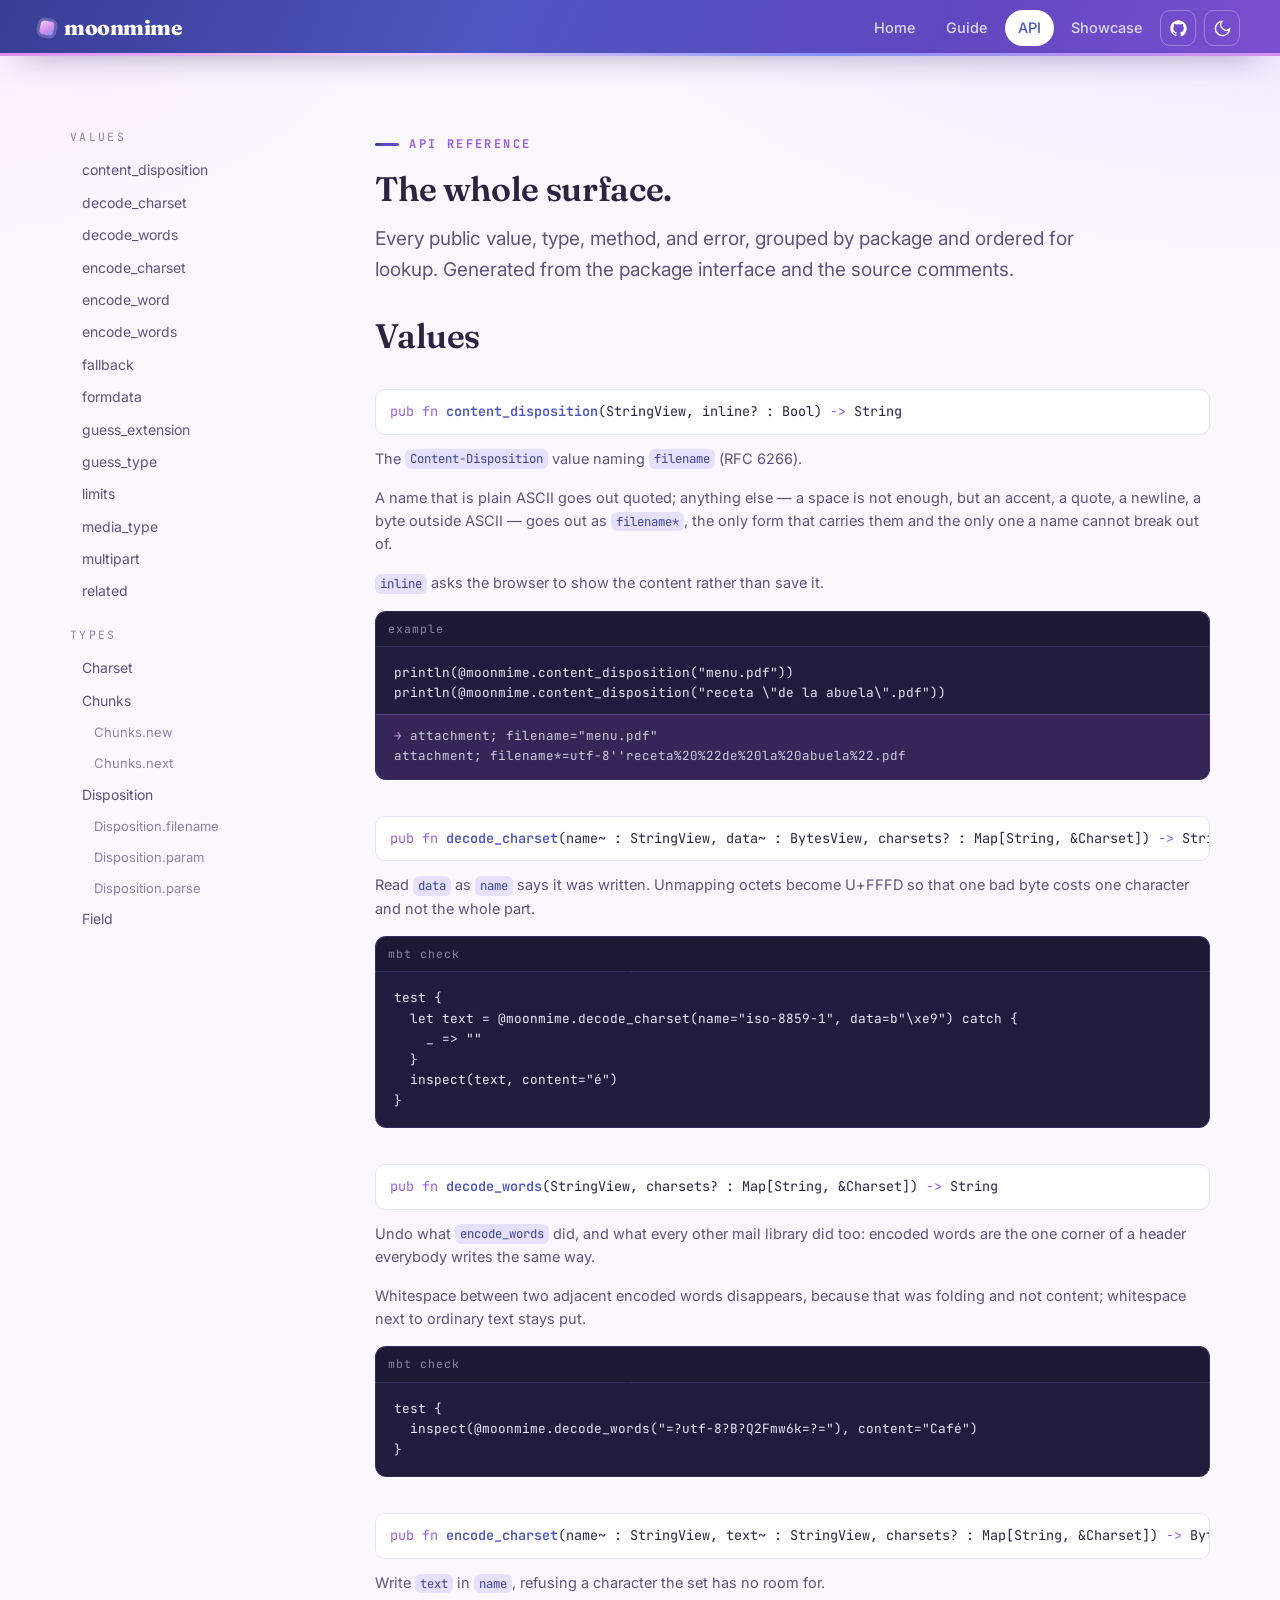
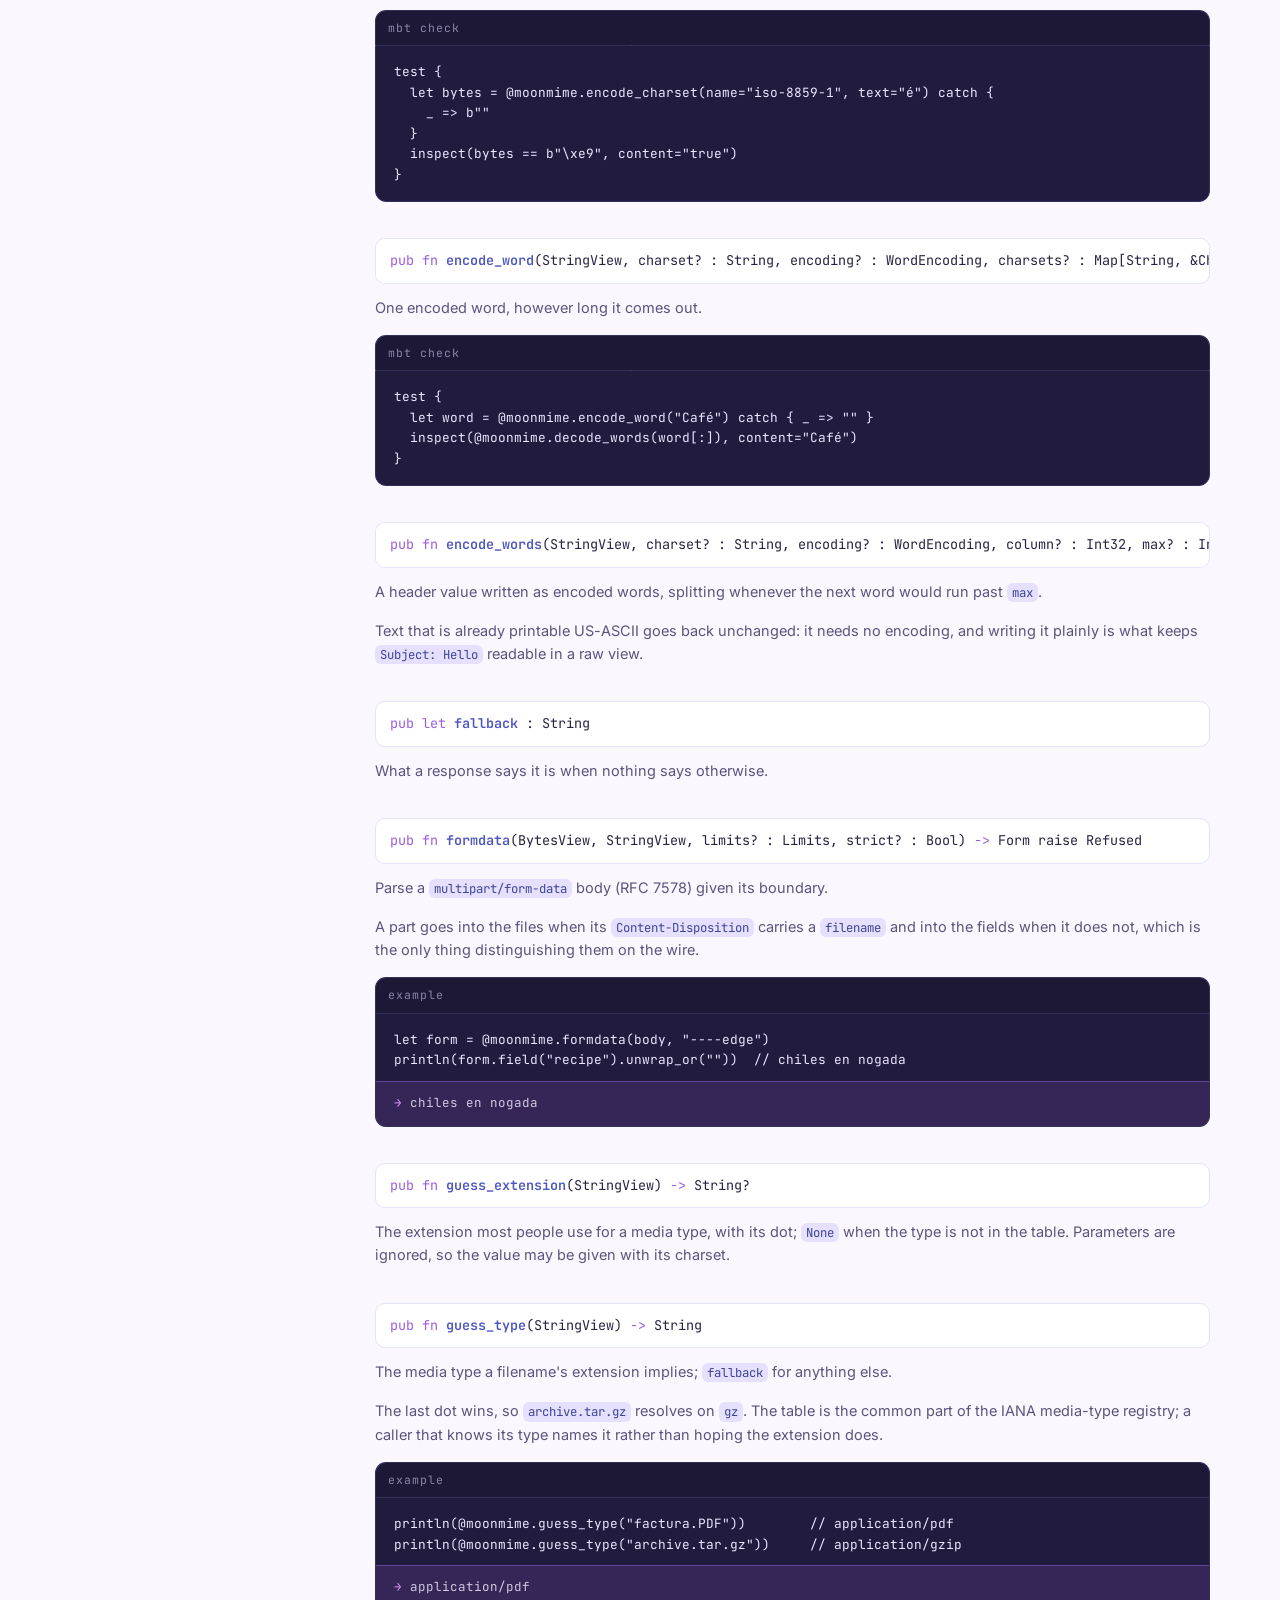
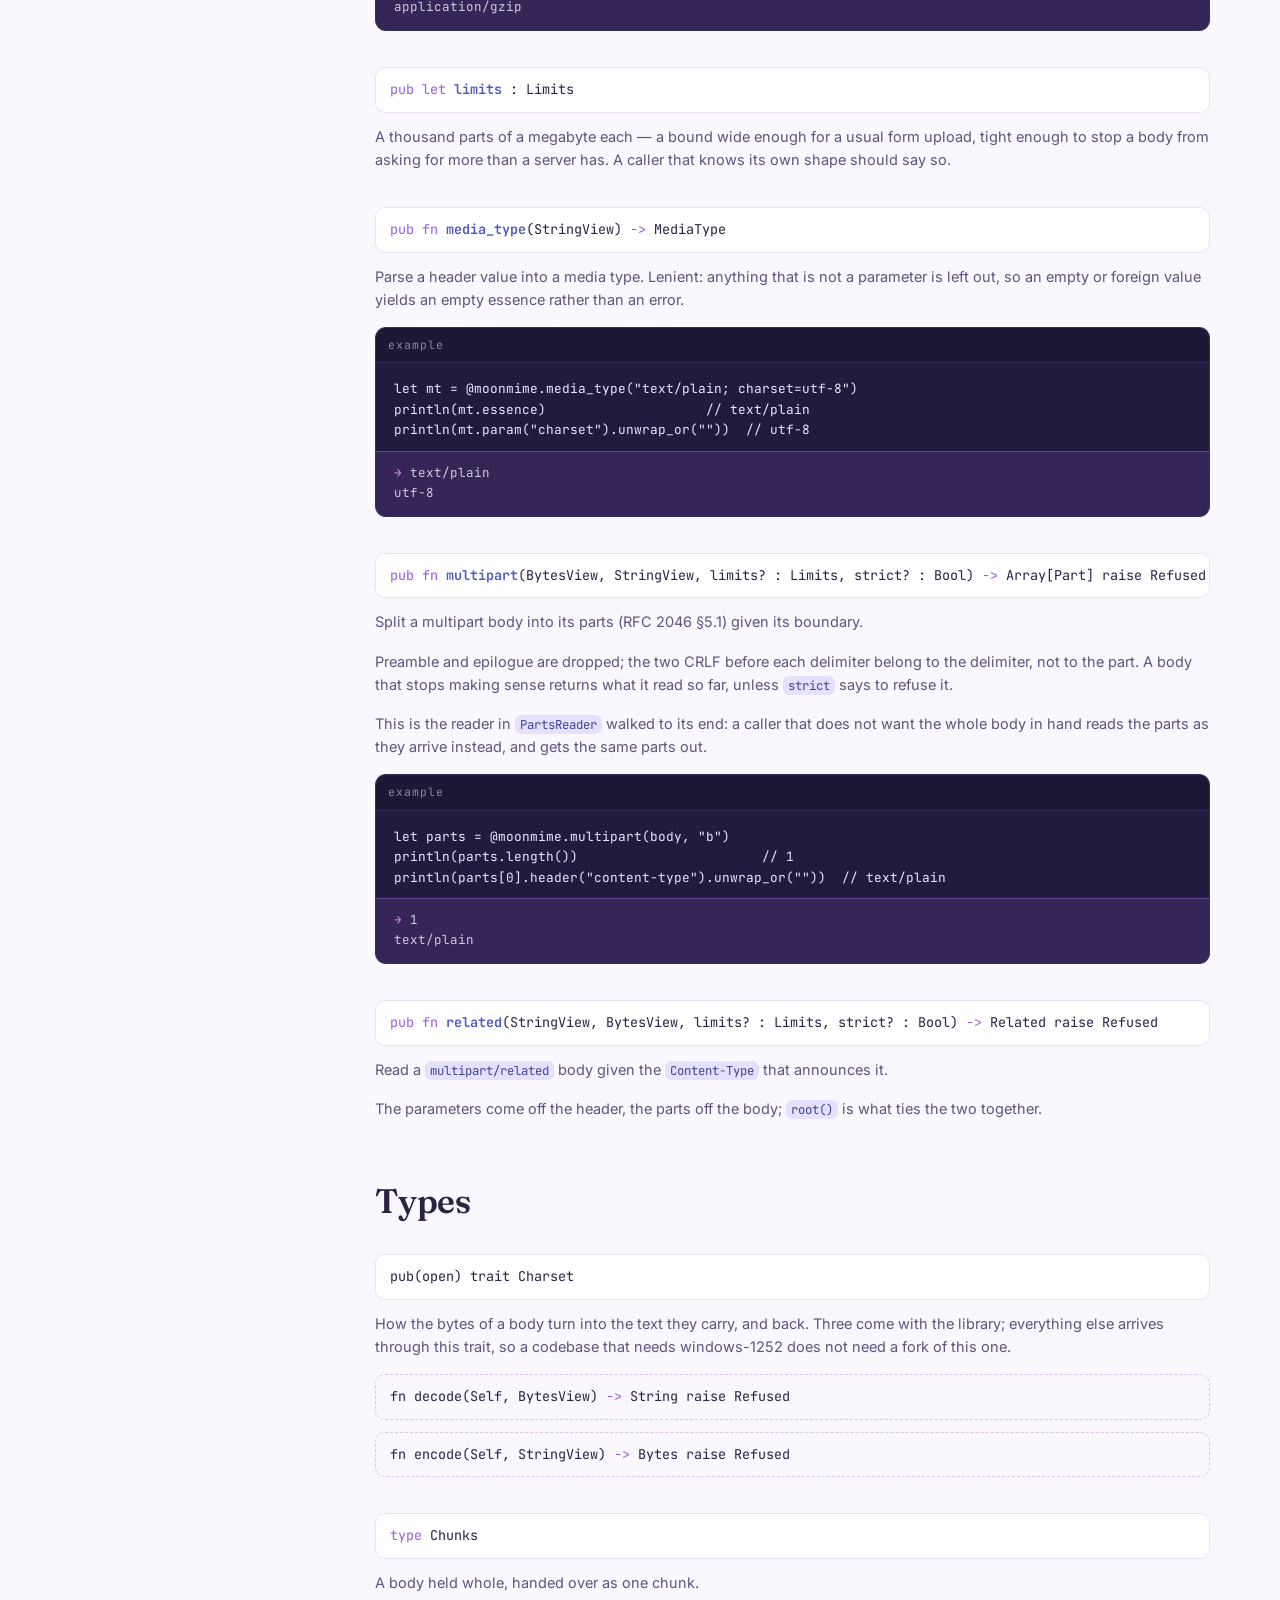
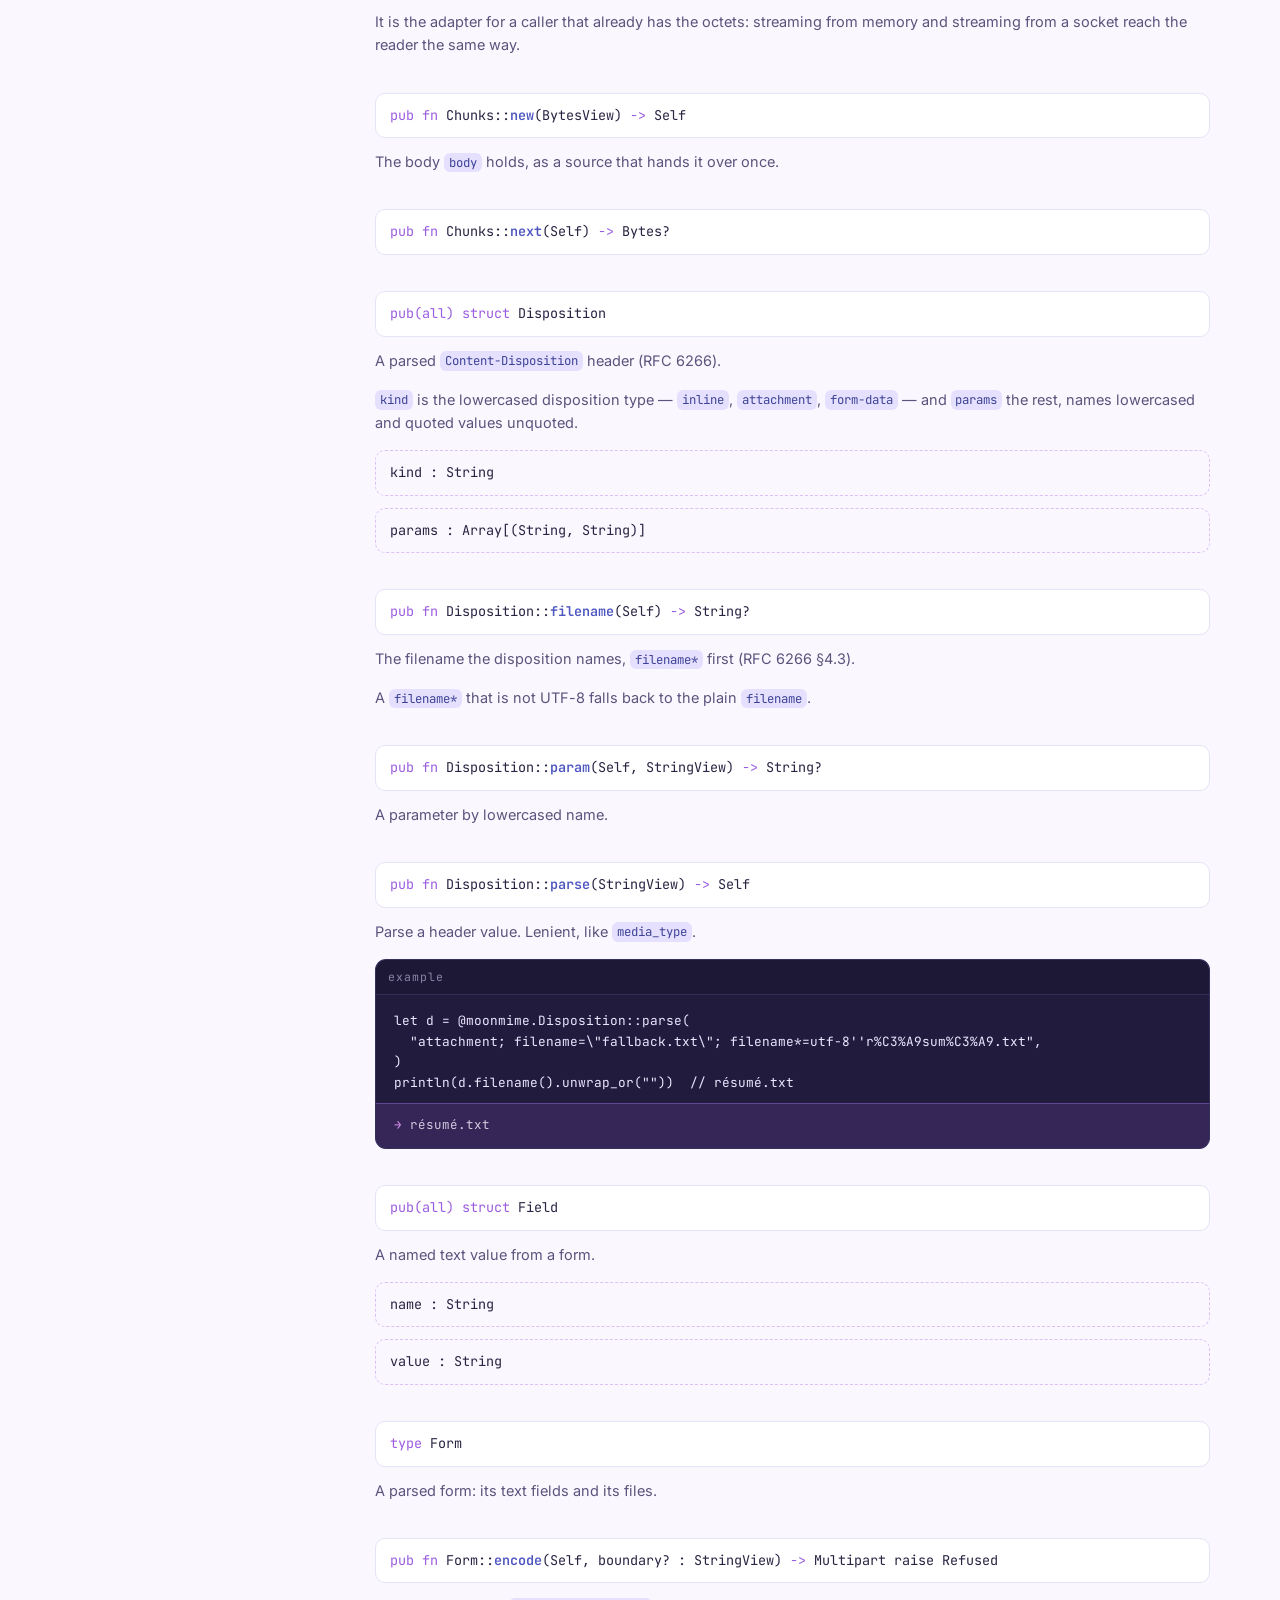
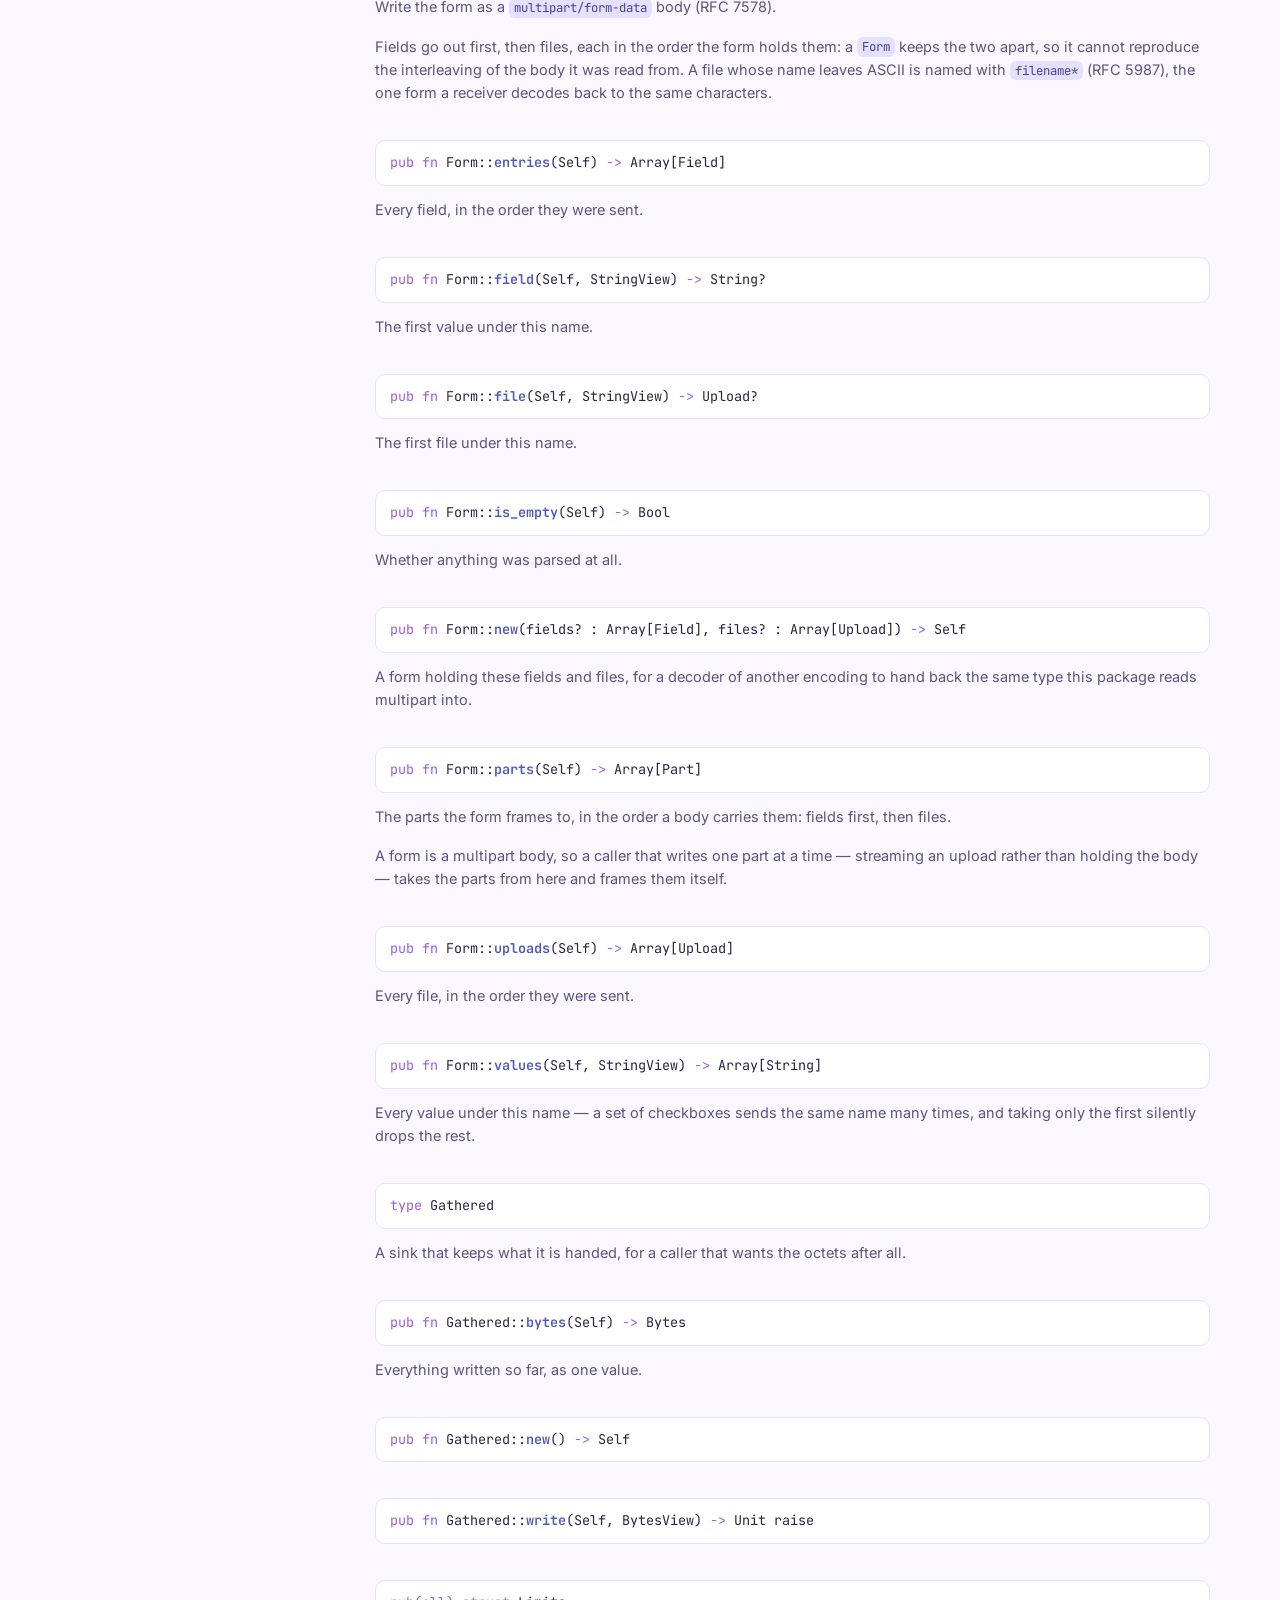
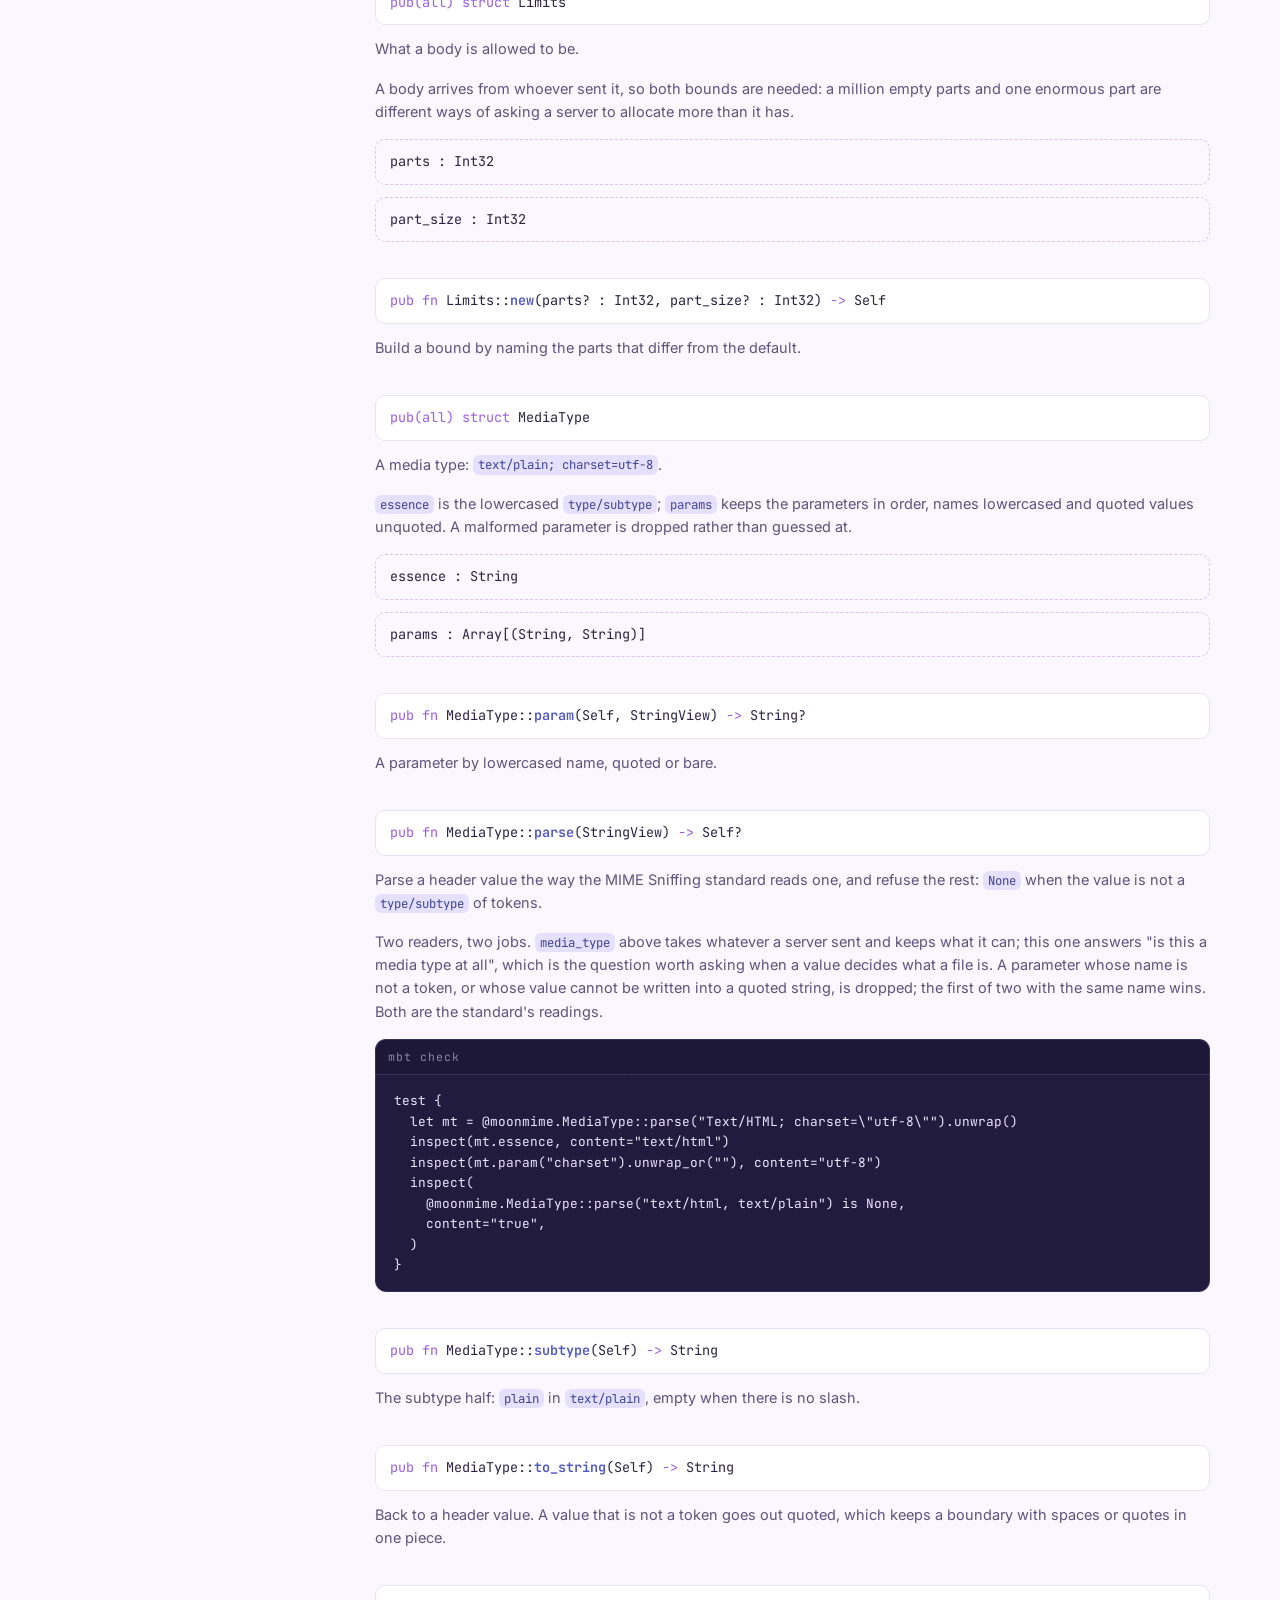
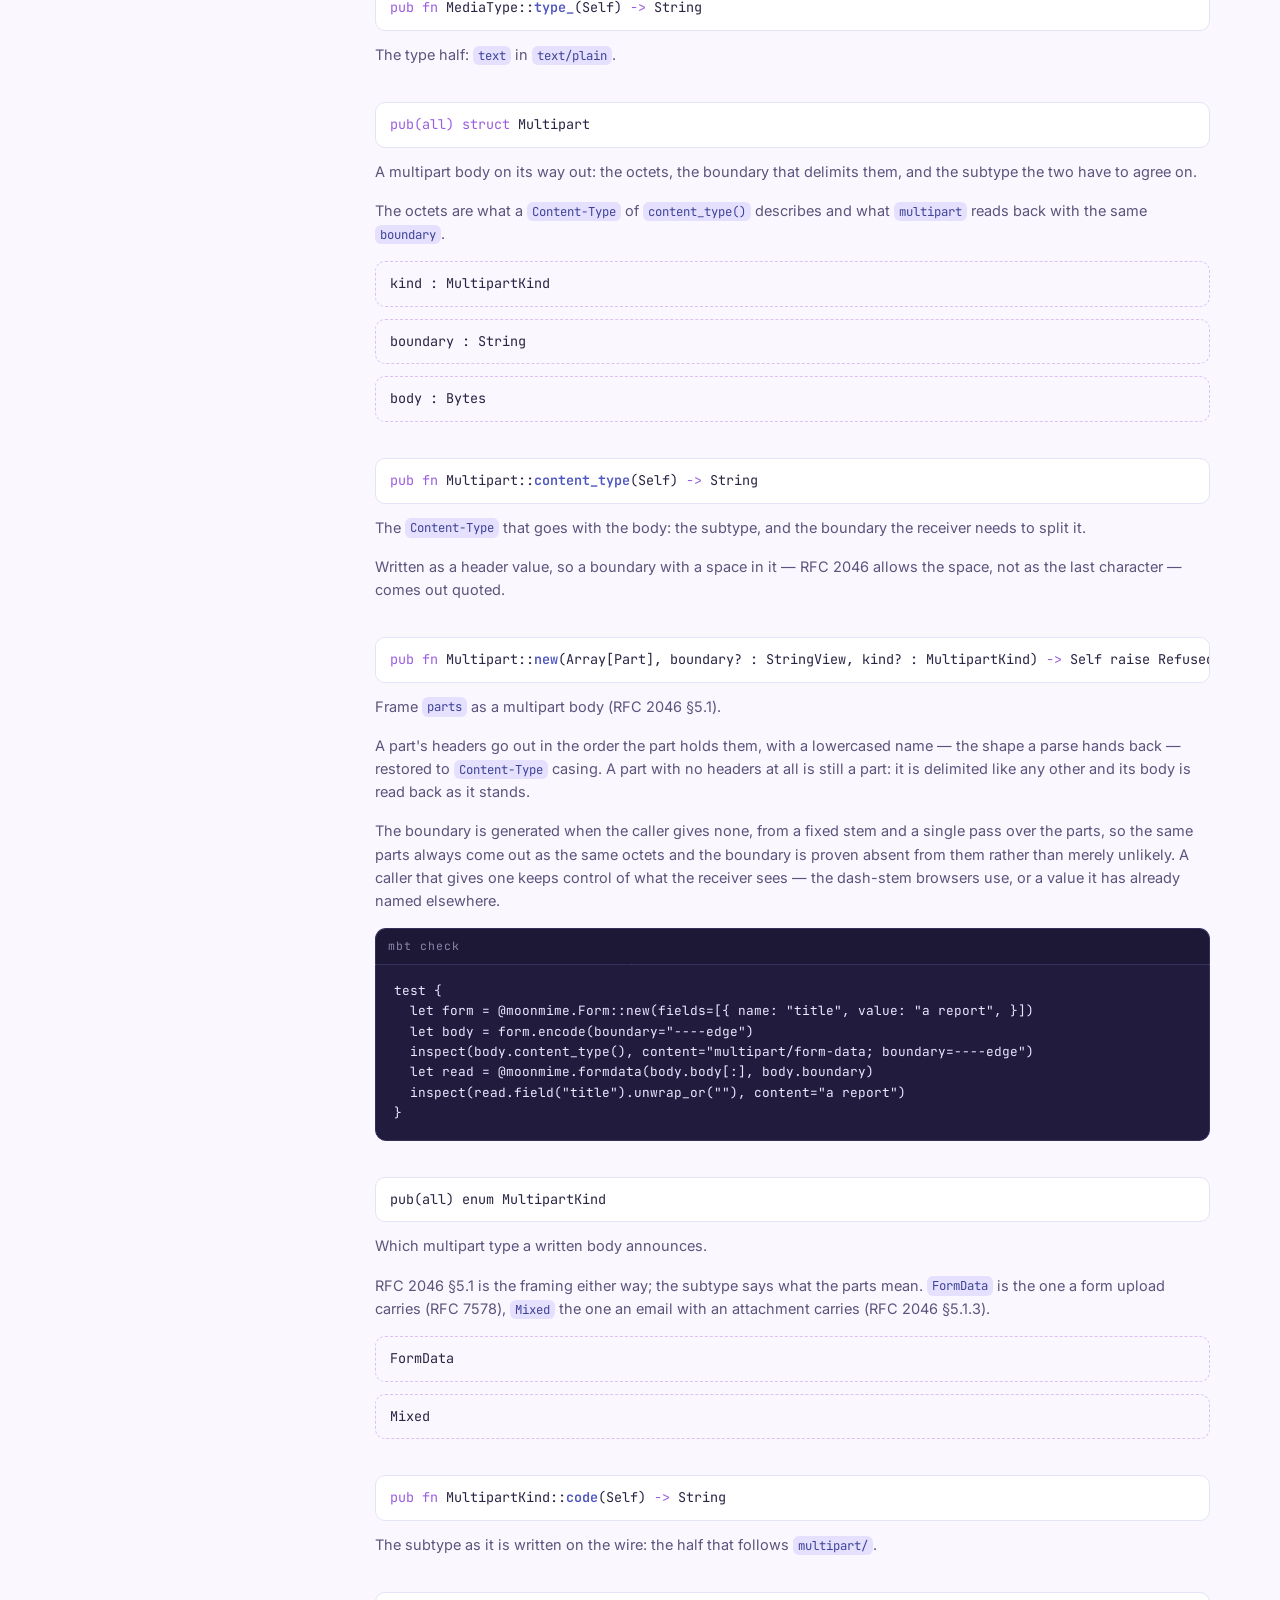
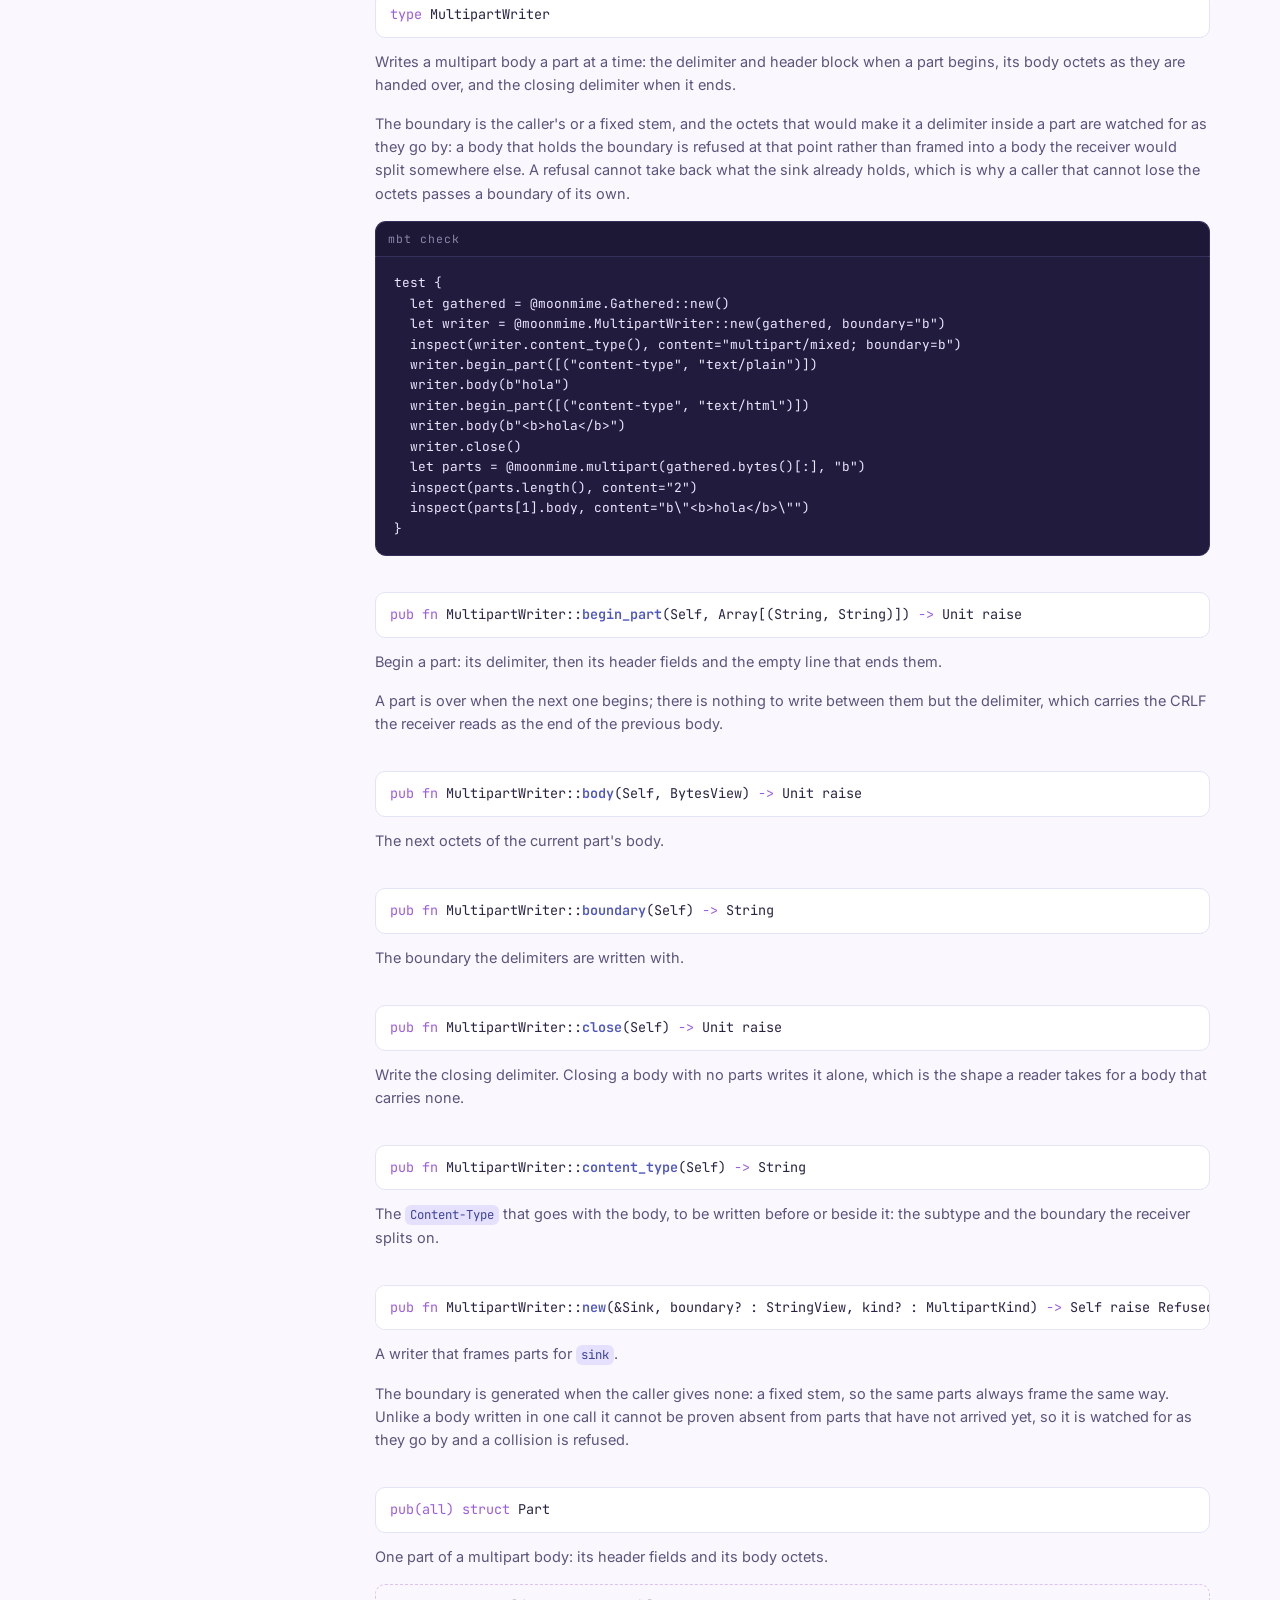
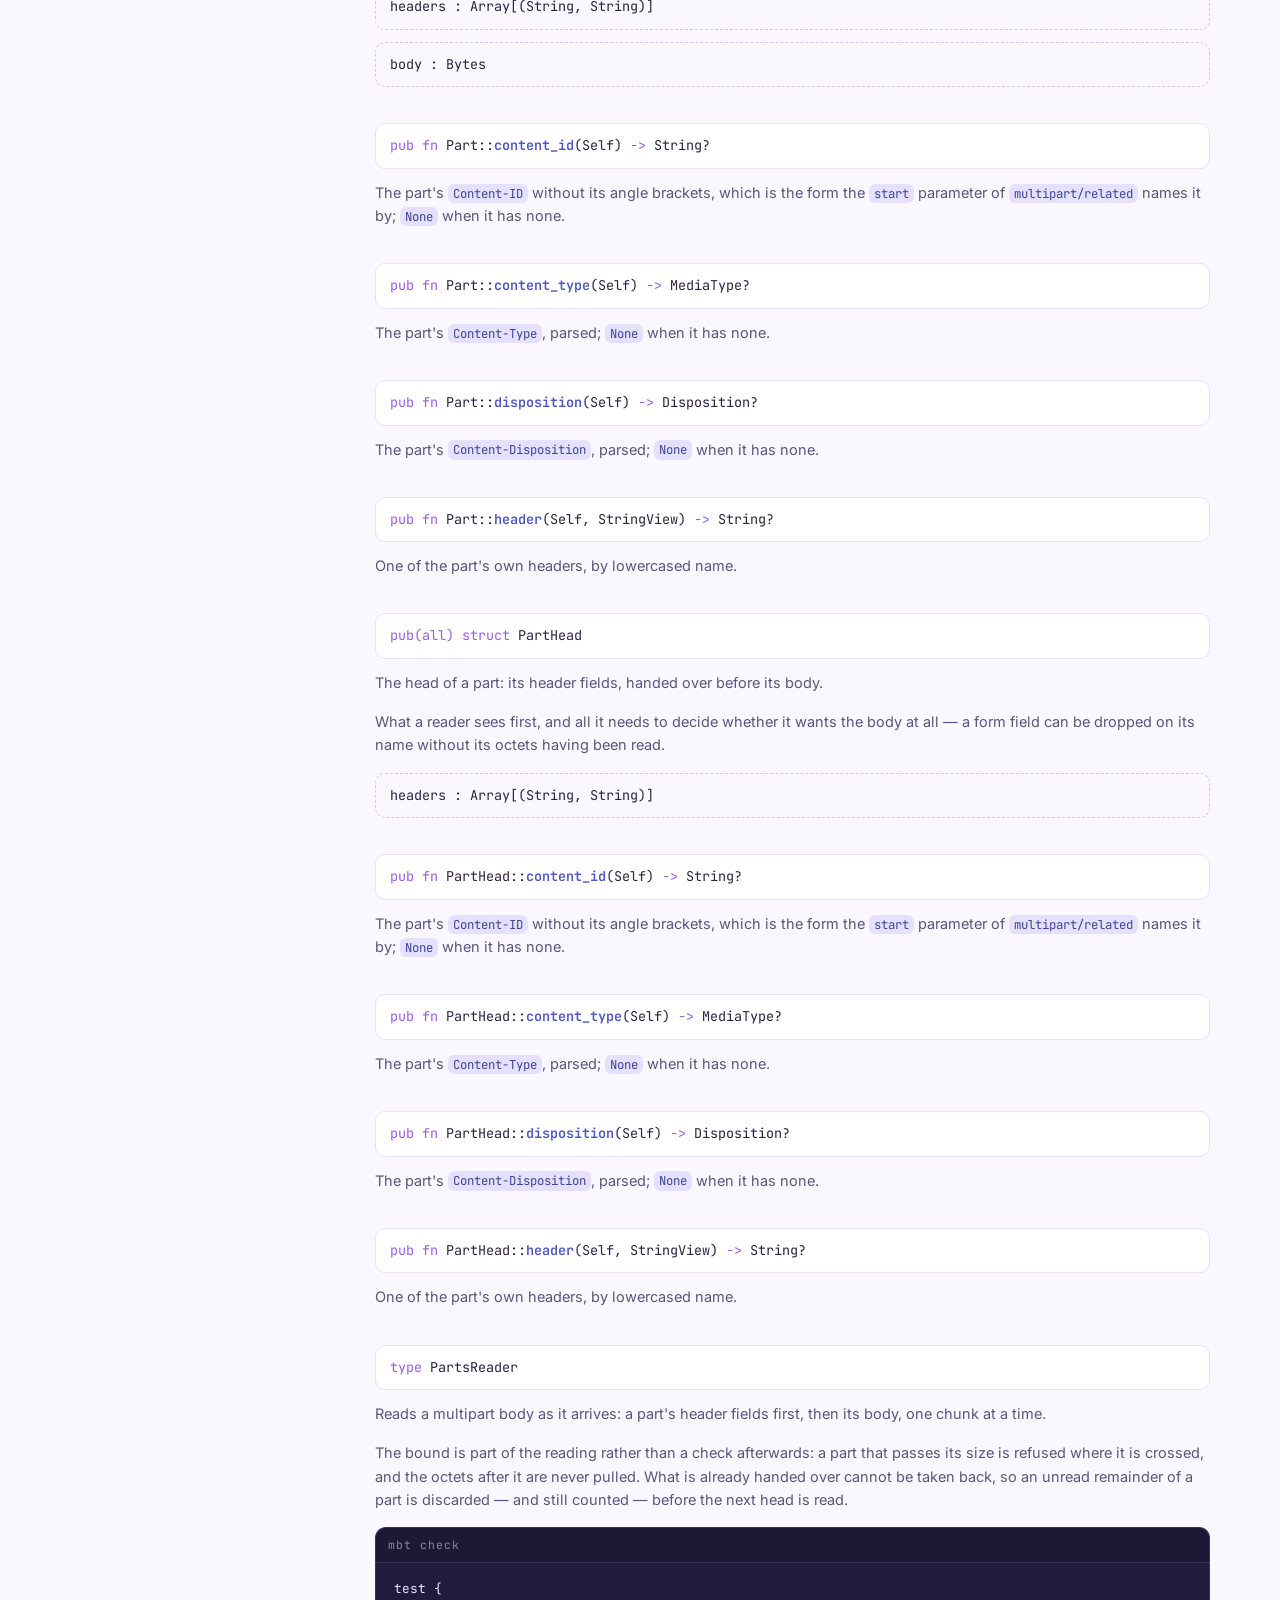
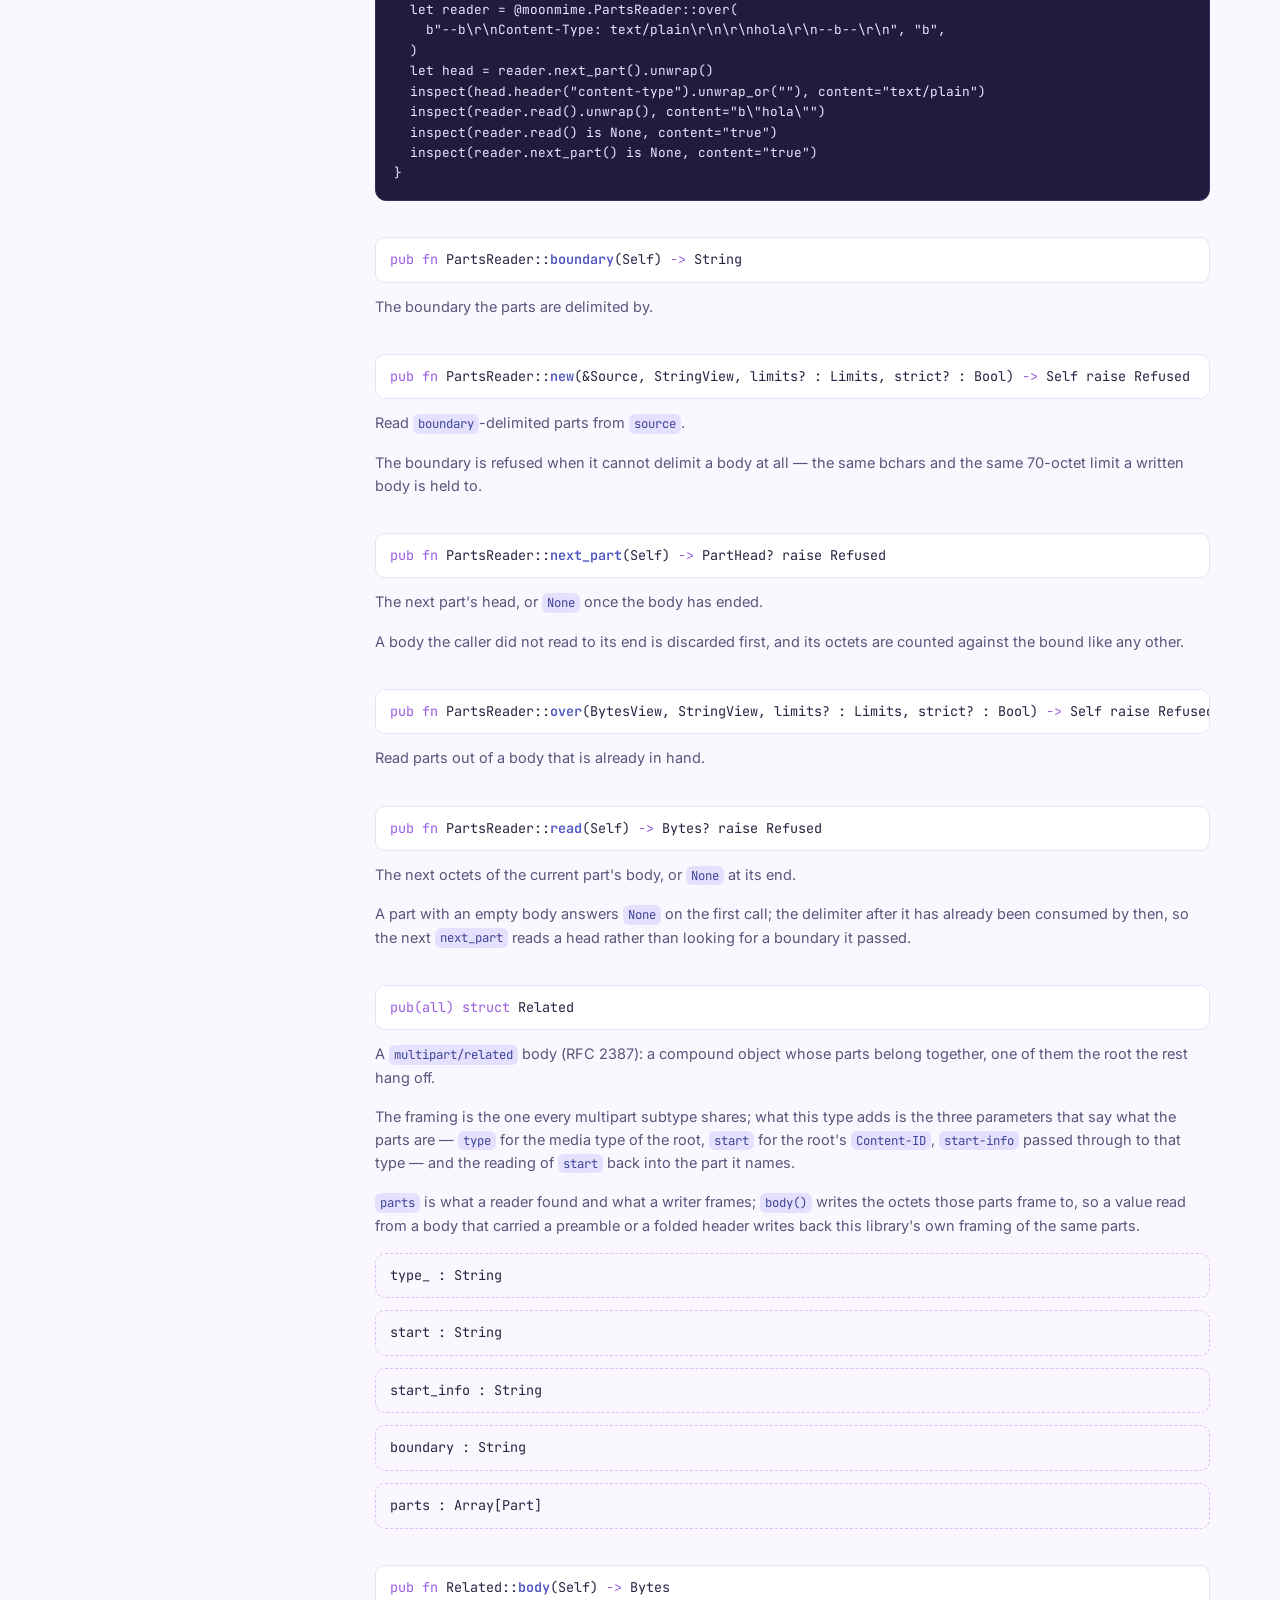
<file: docs/api.html>
<!DOCTYPE html>
<html lang="en">
<head>
<meta charset="utf-8">
<meta name="viewport" content="width=device-width, initial-scale=1">
<title>API reference — moonmime</title>
<meta name="description" content="Every public value, type, method, and error in moonmime, generated from the package interface and its documentation comments.">
<link rel="icon" href="data:image/svg+xml,<svg xmlns='http://www.w3.org/2000/svg' viewBox='0 0 32 32'><rect width='32' height='32' rx='7' fill='%234E56C0'/><path d='M0 21 L32 9 L32 32 L0 32Z' fill='%239B5DE0'/><path d='M0 26 L32 16 L32 32 L0 32Z' fill='%23D78FEE'/><path d='M0 30 L32 23 L32 32 L0 32Z' fill='%23FDCFFA'/></svg>">
<link rel="preconnect" href="https://fonts.googleapis.com">
<link rel="preconnect" href="https://fonts.gstatic.com" crossorigin>
<link href="https://fonts.googleapis.com/css2?family=Fraunces:opsz,wght@9..144,400;9..144,600;9..144,800&family=Inter:wght@400;500;600;700&family=JetBrains+Mono:wght@400;500;700&display=swap" rel="stylesheet">
<link rel="stylesheet" href="assets/css/style.css">

<script type="module" src="assets/css/scrollbar.js"></script></head>
<body>
<a class="skip" href="#main">Skip to content</a>

<nav class="nav">
  <a class="nav__brand" href="index.html"><span class="dot"></span>moonmime</a>
  <button class="nav__icon nav__menu" type="button" aria-label="Menu" aria-expanded="false">
    <svg viewBox="0 0 24 24" fill="none" stroke="currentColor" stroke-width="2" aria-hidden="true"><path d="M4 7h16M4 12h16M4 17h16"/></svg>
  </button>
  <div class="nav__links">
    <a class="nav__link" href="index.html">Home</a>
    <a class="nav__link" href="guide.html">Guide</a>
    <a class="nav__link is-active" href="api.html">API</a>
    <a class="nav__link" href="showcase.html">Showcase</a>
    <a class="nav__icon" href="https://github.com/moonbitstack/moonmime" aria-label="GitHub repository" title="GitHub">
      <svg viewBox="0 0 24 24" fill="currentColor" aria-hidden="true"><path d="M12 .5C5.73.5.5 5.73.5 12a11.5 11.5 0 0 0 7.86 10.92c.58.1.79-.25.79-.56v-2c-3.2.7-3.88-1.37-3.88-1.37-.53-1.34-1.3-1.7-1.3-1.7-1.06-.72.08-.71.08-.71 1.17.08 1.79 1.2 1.79 1.2 1.04 1.79 2.73 1.27 3.4.97.1-.76.41-1.27.74-1.56-2.55-.29-5.23-1.28-5.23-5.7 0-1.26.45-2.29 1.19-3.1-.12-.29-.52-1.46.11-3.05 0 0 .97-.31 3.18 1.18a11 11 0 0 1 5.8 0c2.2-1.49 3.17-1.18 3.17-1.18.63 1.59.23 2.76.11 3.05.74.81 1.19 1.84 1.19 3.1 0 4.43-2.69 5.41-5.25 5.69.42.36.79 1.08.79 2.18v3.23c0 .31.21.67.8.56A11.5 11.5 0 0 0 23.5 12C23.5 5.73 18.27.5 12 .5Z"/></svg>
    </a>
    <button class="nav__icon nav__toggle" type="button" aria-label="Toggle theme" aria-pressed="false" title="Toggle theme">
      <svg viewBox="0 0 24 24" fill="none" stroke="currentColor" stroke-width="1.8" aria-hidden="true"><path d="M21 12.8A9 9 0 1 1 11.2 3a7 7 0 0 0 9.8 9.8Z"/></svg>
    </button>
  </div>
</nav>

<main id="main" class="wrap section">
  <div class="docs">
    <aside class="toc">
<div class="toc__h">Values</div>
<a href="#v-content_disposition">content_disposition</a>
<a href="#v-decode_charset">decode_charset</a>
<a href="#v-decode_words">decode_words</a>
<a href="#v-encode_charset">encode_charset</a>
<a href="#v-encode_word">encode_word</a>
<a href="#v-encode_words">encode_words</a>
<a href="#v-fallback">fallback</a>
<a href="#v-formdata">formdata</a>
<a href="#v-guess_extension">guess_extension</a>
<a href="#v-guess_type">guess_type</a>
<a href="#v-limits">limits</a>
<a href="#v-media_type">media_type</a>
<a href="#v-multipart">multipart</a>
<a href="#v-related">related</a>
<div class="toc__h">Types</div>
<a href="#t-Charset">Charset</a>
<a href="#t-Chunks">Chunks</a>
<a href="#m-Chunks-new" class="toc-sub">Chunks.new</a>
<a href="#m-Chunks-next" class="toc-sub">Chunks.next</a>
<a href="#t-Disposition">Disposition</a>
<a href="#m-Disposition-filename" class="toc-sub">Disposition.filename</a>
<a href="#m-Disposition-param" class="toc-sub">Disposition.param</a>
<a href="#m-Disposition-parse" class="toc-sub">Disposition.parse</a>
<a href="#t-Field">Field</a>
<a href="#t-Form">Form</a>
<a href="#m-Form-encode" class="toc-sub">Form.encode</a>
<a href="#m-Form-entries" class="toc-sub">Form.entries</a>
<a href="#m-Form-field" class="toc-sub">Form.field</a>
<a href="#m-Form-file" class="toc-sub">Form.file</a>
<a href="#m-Form-is_empty" class="toc-sub">Form.is_empty</a>
<a href="#m-Form-new" class="toc-sub">Form.new</a>
<a href="#m-Form-parts" class="toc-sub">Form.parts</a>
<a href="#m-Form-uploads" class="toc-sub">Form.uploads</a>
<a href="#m-Form-values" class="toc-sub">Form.values</a>
<a href="#t-Gathered">Gathered</a>
<a href="#m-Gathered-bytes" class="toc-sub">Gathered.bytes</a>
<a href="#m-Gathered-new" class="toc-sub">Gathered.new</a>
<a href="#m-Gathered-write" class="toc-sub">Gathered.write</a>
<a href="#t-Limits">Limits</a>
<a href="#m-Limits-new" class="toc-sub">Limits.new</a>
<a href="#t-MediaType">MediaType</a>
<a href="#m-MediaType-param" class="toc-sub">MediaType.param</a>
<a href="#m-MediaType-parse" class="toc-sub">MediaType.parse</a>
<a href="#m-MediaType-subtype" class="toc-sub">MediaType.subtype</a>
<a href="#m-MediaType-to_string" class="toc-sub">MediaType.to_string</a>
<a href="#m-MediaType-type_" class="toc-sub">MediaType.type_</a>
<a href="#t-Multipart">Multipart</a>
<a href="#m-Multipart-content_type" class="toc-sub">Multipart.content_type</a>
<a href="#m-Multipart-new" class="toc-sub">Multipart.new</a>
<a href="#t-MultipartKind">MultipartKind</a>
<a href="#m-MultipartKind-code" class="toc-sub">MultipartKind.code</a>
<a href="#t-MultipartWriter">MultipartWriter</a>
<a href="#m-MultipartWriter-begin_part" class="toc-sub">MultipartWriter.begin_part</a>
<a href="#m-MultipartWriter-body" class="toc-sub">MultipartWriter.body</a>
<a href="#m-MultipartWriter-boundary" class="toc-sub">MultipartWriter.boundary</a>
<a href="#m-MultipartWriter-close" class="toc-sub">MultipartWriter.close</a>
<a href="#m-MultipartWriter-content_type" class="toc-sub">MultipartWriter.content_type</a>
<a href="#m-MultipartWriter-new" class="toc-sub">MultipartWriter.new</a>
<a href="#t-Part">Part</a>
<a href="#m-Part-content_id" class="toc-sub">Part.content_id</a>
<a href="#m-Part-content_type" class="toc-sub">Part.content_type</a>
<a href="#m-Part-disposition" class="toc-sub">Part.disposition</a>
<a href="#m-Part-header" class="toc-sub">Part.header</a>
<a href="#t-PartHead">PartHead</a>
<a href="#m-PartHead-content_id" class="toc-sub">PartHead.content_id</a>
<a href="#m-PartHead-content_type" class="toc-sub">PartHead.content_type</a>
<a href="#m-PartHead-disposition" class="toc-sub">PartHead.disposition</a>
<a href="#m-PartHead-header" class="toc-sub">PartHead.header</a>
<a href="#t-PartsReader">PartsReader</a>
<a href="#m-PartsReader-boundary" class="toc-sub">PartsReader.boundary</a>
<a href="#m-PartsReader-new" class="toc-sub">PartsReader.new</a>
<a href="#m-PartsReader-next_part" class="toc-sub">PartsReader.next_part</a>
<a href="#m-PartsReader-over" class="toc-sub">PartsReader.over</a>
<a href="#m-PartsReader-read" class="toc-sub">PartsReader.read</a>
<a href="#t-Related">Related</a>
<a href="#m-Related-body" class="toc-sub">Related.body</a>
<a href="#m-Related-content_type" class="toc-sub">Related.content_type</a>
<a href="#m-Related-new" class="toc-sub">Related.new</a>
<a href="#m-Related-root" class="toc-sub">Related.root</a>
<a href="#t-Sink">Sink</a>
<a href="#t-Source">Source</a>
<a href="#t-Upload">Upload</a>
<a href="#m-Upload-header" class="toc-sub">Upload.header</a>
<a href="#m-Upload-size" class="toc-sub">Upload.size</a>
<a href="#t-WordEncoding">WordEncoding</a>
<div class="toc__h">Errors</div>
<a href="#t-Refused">Refused</a>
<div class="toc__h">moonmime/qp</div>
<a href="#qp-v-decode">qp.decode</a>
<a href="#qp-v-encode">qp.encode</a>
<a href="#qp-t-Refused">qp.Refused</a>
    </aside>
    <div class="content">
      <span class="eyebrow">API reference</span>
      <h2 class="page-title">The whole surface.</h2>
      <p class="lead">Every public value, type, method, and error, grouped by package and ordered for lookup. Generated from the package interface and the source comments.</p>
<div class="api-group"><h2 id="values">Values</h2>
<div class="api-item" id="v-content_disposition"><div class="api-sig"><span class="kw">pub fn</span> <span class="fn">content_disposition</span>(StringView, inline? : Bool) <span class="kw">-&gt;</span> String</div><p class="api-desc">The <code>Content-Disposition</code> value naming <code>filename</code> (RFC 6266).</p>
<p class="api-desc">A name that is plain ASCII goes out quoted; anything else — a space is not enough, but an accent, a quote, a newline, a byte outside ASCII — goes out as <code>filename*</code>, the only form that carries them and the only one a name cannot break out of.</p>
<p class="api-desc"><code>inline</code> asks the browser to show the content rather than save it.</p><div class="codeblock"><div class="codeblock__bar"><span>example</span></div><pre><code>println(@moonmime.content_disposition(&quot;menu.pdf&quot;))
println(@moonmime.content_disposition(&quot;receta \&quot;de la abuela\&quot;.pdf&quot;))</code></pre><div class="out">attachment; filename=&quot;menu.pdf&quot;
attachment; filename*=utf-8&#x27;&#x27;receta%20%22de%20la%20abuela%22.pdf</div></div></div>
<div class="api-item" id="v-decode_charset"><div class="api-sig"><span class="kw">pub fn</span> <span class="fn">decode_charset</span>(name~ : StringView, data~ : BytesView, charsets? : Map[String, &amp;Charset]) <span class="kw">-&gt;</span> String raise Refused</div><p class="api-desc">Read <code>data</code> as <code>name</code> says it was written. Unmapping octets become U+FFFD so that one bad byte costs one character and not the whole part.</p>
<div class="codeblock"><div class="codeblock__bar"><span>mbt check</span></div><pre><code>test {
  let text = @moonmime.decode_charset(name=&quot;iso-8859-1&quot;, data=b&quot;\xe9&quot;) catch {
    _ =&gt; &quot;&quot;
  }
  inspect(text, content=&quot;é&quot;)
}</code></pre></div></div>
<div class="api-item" id="v-decode_words"><div class="api-sig"><span class="kw">pub fn</span> <span class="fn">decode_words</span>(StringView, charsets? : Map[String, &amp;Charset]) <span class="kw">-&gt;</span> String</div><p class="api-desc">Undo what <code>encode_words</code> did, and what every other mail library did too: encoded words are the one corner of a header everybody writes the same way.</p>
<p class="api-desc">Whitespace between two adjacent encoded words disappears, because that was folding and not content; whitespace next to ordinary text stays put.</p>
<div class="codeblock"><div class="codeblock__bar"><span>mbt check</span></div><pre><code>test {
  inspect(@moonmime.decode_words(&quot;=?utf-8?B?Q2Fmw6k=?=&quot;), content=&quot;Café&quot;)
}</code></pre></div></div>
<div class="api-item" id="v-encode_charset"><div class="api-sig"><span class="kw">pub fn</span> <span class="fn">encode_charset</span>(name~ : StringView, text~ : StringView, charsets? : Map[String, &amp;Charset]) <span class="kw">-&gt;</span> Bytes raise Refused</div><p class="api-desc">Write <code>text</code> in <code>name</code>, refusing a character the set has no room for.</p>
<div class="codeblock"><div class="codeblock__bar"><span>mbt check</span></div><pre><code>test {
  let bytes = @moonmime.encode_charset(name=&quot;iso-8859-1&quot;, text=&quot;é&quot;) catch {
    _ =&gt; b&quot;&quot;
  }
  inspect(bytes == b&quot;\xe9&quot;, content=&quot;true&quot;)
}</code></pre></div></div>
<div class="api-item" id="v-encode_word"><div class="api-sig"><span class="kw">pub fn</span> <span class="fn">encode_word</span>(StringView, charset? : String, encoding? : WordEncoding, charsets? : Map[String, &amp;Charset]) <span class="kw">-&gt;</span> String raise Refused</div><p class="api-desc">One encoded word, however long it comes out.</p>
<div class="codeblock"><div class="codeblock__bar"><span>mbt check</span></div><pre><code>test {
  let word = @moonmime.encode_word(&quot;Café&quot;) catch { _ =&gt; &quot;&quot; }
  inspect(@moonmime.decode_words(word[:]), content=&quot;Café&quot;)
}</code></pre></div></div>
<div class="api-item" id="v-encode_words"><div class="api-sig"><span class="kw">pub fn</span> <span class="fn">encode_words</span>(StringView, charset? : String, encoding? : WordEncoding, column? : Int32, max? : Int32, charsets? : Map[String, &amp;Charset]) <span class="kw">-&gt;</span> String raise Refused</div><p class="api-desc">A header value written as encoded words, splitting whenever the next word would run past <code>max</code>.</p>
<p class="api-desc">Text that is already printable US-ASCII goes back unchanged: it needs no encoding, and writing it plainly is what keeps <code>Subject: Hello</code> readable in a raw view.</p></div>
<div class="api-item" id="v-fallback"><div class="api-sig"><span class="kw">pub let</span> <span class="fn">fallback</span> : String</div><p class="api-desc">What a response says it is when nothing says otherwise.</p></div>
<div class="api-item" id="v-formdata"><div class="api-sig"><span class="kw">pub fn</span> <span class="fn">formdata</span>(BytesView, StringView, limits? : Limits, strict? : Bool) <span class="kw">-&gt;</span> Form raise Refused</div><p class="api-desc">Parse a <code>multipart/form-data</code> body (RFC 7578) given its boundary.</p>
<p class="api-desc">A part goes into the files when its <code>Content-Disposition</code> carries a <code>filename</code> and into the fields when it does not, which is the only thing distinguishing them on the wire.</p><div class="codeblock"><div class="codeblock__bar"><span>example</span></div><pre><code>let form = @moonmime.formdata(body, &quot;----edge&quot;)
println(form.field(&quot;recipe&quot;).unwrap_or(&quot;&quot;))  // chiles en nogada</code></pre><div class="out">chiles en nogada</div></div></div>
<div class="api-item" id="v-guess_extension"><div class="api-sig"><span class="kw">pub fn</span> <span class="fn">guess_extension</span>(StringView) <span class="kw">-&gt;</span> String?</div><p class="api-desc">The extension most people use for a media type, with its dot; <code>None</code> when the type is not in the table. Parameters are ignored, so the value may be given with its charset.</p></div>
<div class="api-item" id="v-guess_type"><div class="api-sig"><span class="kw">pub fn</span> <span class="fn">guess_type</span>(StringView) <span class="kw">-&gt;</span> String</div><p class="api-desc">The media type a filename&#x27;s extension implies; <code>fallback</code> for anything else.</p>
<p class="api-desc">The last dot wins, so <code>archive.tar.gz</code> resolves on <code>gz</code>. The table is the common part of the IANA media-type registry; a caller that knows its type names it rather than hoping the extension does.</p><div class="codeblock"><div class="codeblock__bar"><span>example</span></div><pre><code>println(@moonmime.guess_type(&quot;factura.PDF&quot;))        // application/pdf
println(@moonmime.guess_type(&quot;archive.tar.gz&quot;))     // application/gzip</code></pre><div class="out">application/pdf
application/gzip</div></div></div>
<div class="api-item" id="v-limits"><div class="api-sig"><span class="kw">pub let</span> <span class="fn">limits</span> : Limits</div><p class="api-desc">A thousand parts of a megabyte each — a bound wide enough for a usual form upload, tight enough to stop a body from asking for more than a server has. A caller that knows its own shape should say so.</p></div>
<div class="api-item" id="v-media_type"><div class="api-sig"><span class="kw">pub fn</span> <span class="fn">media_type</span>(StringView) <span class="kw">-&gt;</span> MediaType</div><p class="api-desc">Parse a header value into a media type. Lenient: anything that is not a parameter is left out, so an empty or foreign value yields an empty essence rather than an error.</p><div class="codeblock"><div class="codeblock__bar"><span>example</span></div><pre><code>let mt = @moonmime.media_type(&quot;text/plain; charset=utf-8&quot;)
println(mt.essence)                    // text/plain
println(mt.param(&quot;charset&quot;).unwrap_or(&quot;&quot;))  // utf-8</code></pre><div class="out">text/plain
utf-8</div></div></div>
<div class="api-item" id="v-multipart"><div class="api-sig"><span class="kw">pub fn</span> <span class="fn">multipart</span>(BytesView, StringView, limits? : Limits, strict? : Bool) <span class="kw">-&gt;</span> Array[Part] raise Refused</div><p class="api-desc">Split a multipart body into its parts (RFC 2046 §5.1) given its boundary.</p>
<p class="api-desc">Preamble and epilogue are dropped; the two CRLF before each delimiter belong to the delimiter, not to the part. A body that stops making sense returns what it read so far, unless <code>strict</code> says to refuse it.</p>
<p class="api-desc">This is the reader in <code>PartsReader</code> walked to its end: a caller that does not want the whole body in hand reads the parts as they arrive instead, and gets the same parts out.</p><div class="codeblock"><div class="codeblock__bar"><span>example</span></div><pre><code>let parts = @moonmime.multipart(body, &quot;b&quot;)
println(parts.length())                       // 1
println(parts[0].header(&quot;content-type&quot;).unwrap_or(&quot;&quot;))  // text/plain</code></pre><div class="out">1
text/plain</div></div></div>
<div class="api-item" id="v-related"><div class="api-sig"><span class="kw">pub fn</span> <span class="fn">related</span>(StringView, BytesView, limits? : Limits, strict? : Bool) <span class="kw">-&gt;</span> Related raise Refused</div><p class="api-desc">Read a <code>multipart/related</code> body given the <code>Content-Type</code> that announces it.</p>
<p class="api-desc">The parameters come off the header, the parts off the body; <code>root()</code> is what ties the two together.</p></div>
</div>
<div class="api-group"><h2 id="types">Types</h2>
<div class="api-item" id="t-Charset"><div class="api-sig">pub(open) trait Charset</div><p class="api-desc">How the bytes of a body turn into the text they carry, and back. Three come with the library; everything else arrives through this trait, so a codebase that needs windows-1252 does not need a fork of this one.</p><div class="api-sub"><div class="api-sig api-sig--variant">fn decode(Self, BytesView) <span class="kw">-&gt;</span> String raise Refused</div><div class="api-sig api-sig--variant">fn encode(Self, StringView) <span class="kw">-&gt;</span> Bytes raise Refused</div></div></div>
<div class="api-item" id="t-Chunks"><div class="api-sig"><span class="kw">type</span> Chunks</div><p class="api-desc">A body held whole, handed over as one chunk.</p>
<p class="api-desc">It is the adapter for a caller that already has the octets: streaming from memory and streaming from a socket reach the reader the same way.</p></div>
<div class="api-item" id="m-Chunks-new"><div class="api-sig"><span class="kw">pub fn</span> Chunks::<span class="fn">new</span>(BytesView) <span class="kw">-&gt;</span> Self</div><p class="api-desc">The body <code>body</code> holds, as a source that hands it over once.</p></div>
<div class="api-item" id="m-Chunks-next"><div class="api-sig"><span class="kw">pub fn</span> Chunks::<span class="fn">next</span>(Self) <span class="kw">-&gt;</span> Bytes?</div></div>
<div class="api-item" id="t-Disposition"><div class="api-sig"><span class="kw">pub(all) struct</span> Disposition</div><p class="api-desc">A parsed <code>Content-Disposition</code> header (RFC 6266).</p>
<p class="api-desc"><code>kind</code> is the lowercased disposition type — <code>inline</code>, <code>attachment</code>, <code>form-data</code> — and <code>params</code> the rest, names lowercased and quoted values unquoted.</p><div class="api-sub"><div class="api-sig api-sig--variant">kind : String</div><div class="api-sig api-sig--variant">params : Array[(String, String)]</div></div></div>
<div class="api-item" id="m-Disposition-filename"><div class="api-sig"><span class="kw">pub fn</span> Disposition::<span class="fn">filename</span>(Self) <span class="kw">-&gt;</span> String?</div><p class="api-desc">The filename the disposition names, <code>filename*</code> first (RFC 6266 §4.3).</p>
<p class="api-desc">A <code>filename*</code> that is not UTF-8 falls back to the plain <code>filename</code>.</p></div>
<div class="api-item" id="m-Disposition-param"><div class="api-sig"><span class="kw">pub fn</span> Disposition::<span class="fn">param</span>(Self, StringView) <span class="kw">-&gt;</span> String?</div><p class="api-desc">A parameter by lowercased name.</p></div>
<div class="api-item" id="m-Disposition-parse"><div class="api-sig"><span class="kw">pub fn</span> Disposition::<span class="fn">parse</span>(StringView) <span class="kw">-&gt;</span> Self</div><p class="api-desc">Parse a header value. Lenient, like <code>media_type</code>.</p><div class="codeblock"><div class="codeblock__bar"><span>example</span></div><pre><code>let d = @moonmime.Disposition::parse(
  &quot;attachment; filename=\&quot;fallback.txt\&quot;; filename*=utf-8&#x27;&#x27;r%C3%A9sum%C3%A9.txt&quot;,
)
println(d.filename().unwrap_or(&quot;&quot;))  // résumé.txt</code></pre><div class="out">résumé.txt</div></div></div>
<div class="api-item" id="t-Field"><div class="api-sig"><span class="kw">pub(all) struct</span> Field</div><p class="api-desc">A named text value from a form.</p><div class="api-sub"><div class="api-sig api-sig--variant">name : String</div><div class="api-sig api-sig--variant">value : String</div></div></div>
<div class="api-item" id="t-Form"><div class="api-sig"><span class="kw">type</span> Form</div><p class="api-desc">A parsed form: its text fields and its files.</p></div>
<div class="api-item" id="m-Form-encode"><div class="api-sig"><span class="kw">pub fn</span> Form::<span class="fn">encode</span>(Self, boundary? : StringView) <span class="kw">-&gt;</span> Multipart raise Refused</div><p class="api-desc">Write the form as a <code>multipart/form-data</code> body (RFC 7578).</p>
<p class="api-desc">Fields go out first, then files, each in the order the form holds them: a <code>Form</code> keeps the two apart, so it cannot reproduce the interleaving of the body it was read from. A file whose name leaves ASCII is named with <code>filename*</code> (RFC 5987), the one form a receiver decodes back to the same characters.</p></div>
<div class="api-item" id="m-Form-entries"><div class="api-sig"><span class="kw">pub fn</span> Form::<span class="fn">entries</span>(Self) <span class="kw">-&gt;</span> Array[Field]</div><p class="api-desc">Every field, in the order they were sent.</p></div>
<div class="api-item" id="m-Form-field"><div class="api-sig"><span class="kw">pub fn</span> Form::<span class="fn">field</span>(Self, StringView) <span class="kw">-&gt;</span> String?</div><p class="api-desc">The first value under this name.</p></div>
<div class="api-item" id="m-Form-file"><div class="api-sig"><span class="kw">pub fn</span> Form::<span class="fn">file</span>(Self, StringView) <span class="kw">-&gt;</span> Upload?</div><p class="api-desc">The first file under this name.</p></div>
<div class="api-item" id="m-Form-is_empty"><div class="api-sig"><span class="kw">pub fn</span> Form::<span class="fn">is_empty</span>(Self) <span class="kw">-&gt;</span> Bool</div><p class="api-desc">Whether anything was parsed at all.</p></div>
<div class="api-item" id="m-Form-new"><div class="api-sig"><span class="kw">pub fn</span> Form::<span class="fn">new</span>(fields? : Array[Field], files? : Array[Upload]) <span class="kw">-&gt;</span> Self</div><p class="api-desc">A form holding these fields and files, for a decoder of another encoding to hand back the same type this package reads multipart into.</p></div>
<div class="api-item" id="m-Form-parts"><div class="api-sig"><span class="kw">pub fn</span> Form::<span class="fn">parts</span>(Self) <span class="kw">-&gt;</span> Array[Part]</div><p class="api-desc">The parts the form frames to, in the order a body carries them: fields first, then files.</p>
<p class="api-desc">A form is a multipart body, so a caller that writes one part at a time — streaming an upload rather than holding the body — takes the parts from here and frames them itself.</p></div>
<div class="api-item" id="m-Form-uploads"><div class="api-sig"><span class="kw">pub fn</span> Form::<span class="fn">uploads</span>(Self) <span class="kw">-&gt;</span> Array[Upload]</div><p class="api-desc">Every file, in the order they were sent.</p></div>
<div class="api-item" id="m-Form-values"><div class="api-sig"><span class="kw">pub fn</span> Form::<span class="fn">values</span>(Self, StringView) <span class="kw">-&gt;</span> Array[String]</div><p class="api-desc">Every value under this name — a set of checkboxes sends the same name many times, and taking only the first silently drops the rest.</p></div>
<div class="api-item" id="t-Gathered"><div class="api-sig"><span class="kw">type</span> Gathered</div><p class="api-desc">A sink that keeps what it is handed, for a caller that wants the octets after all.</p></div>
<div class="api-item" id="m-Gathered-bytes"><div class="api-sig"><span class="kw">pub fn</span> Gathered::<span class="fn">bytes</span>(Self) <span class="kw">-&gt;</span> Bytes</div><p class="api-desc">Everything written so far, as one value.</p></div>
<div class="api-item" id="m-Gathered-new"><div class="api-sig"><span class="kw">pub fn</span> Gathered::<span class="fn">new</span>() <span class="kw">-&gt;</span> Self</div></div>
<div class="api-item" id="m-Gathered-write"><div class="api-sig"><span class="kw">pub fn</span> Gathered::<span class="fn">write</span>(Self, BytesView) <span class="kw">-&gt;</span> Unit raise</div></div>
<div class="api-item" id="t-Limits"><div class="api-sig"><span class="kw">pub(all) struct</span> Limits</div><p class="api-desc">What a body is allowed to be.</p>
<p class="api-desc">A body arrives from whoever sent it, so both bounds are needed: a million empty parts and one enormous part are different ways of asking a server to allocate more than it has.</p><div class="api-sub"><div class="api-sig api-sig--variant">parts : Int32</div><div class="api-sig api-sig--variant">part_size : Int32</div></div></div>
<div class="api-item" id="m-Limits-new"><div class="api-sig"><span class="kw">pub fn</span> Limits::<span class="fn">new</span>(parts? : Int32, part_size? : Int32) <span class="kw">-&gt;</span> Self</div><p class="api-desc">Build a bound by naming the parts that differ from the default.</p></div>
<div class="api-item" id="t-MediaType"><div class="api-sig"><span class="kw">pub(all) struct</span> MediaType</div><p class="api-desc">A media type: <code>text/plain; charset=utf-8</code>.</p>
<p class="api-desc"><code>essence</code> is the lowercased <code>type/subtype</code>; <code>params</code> keeps the parameters in order, names lowercased and quoted values unquoted. A malformed parameter is dropped rather than guessed at.</p><div class="api-sub"><div class="api-sig api-sig--variant">essence : String</div><div class="api-sig api-sig--variant">params : Array[(String, String)]</div></div></div>
<div class="api-item" id="m-MediaType-param"><div class="api-sig"><span class="kw">pub fn</span> MediaType::<span class="fn">param</span>(Self, StringView) <span class="kw">-&gt;</span> String?</div><p class="api-desc">A parameter by lowercased name, quoted or bare.</p></div>
<div class="api-item" id="m-MediaType-parse"><div class="api-sig"><span class="kw">pub fn</span> MediaType::<span class="fn">parse</span>(StringView) <span class="kw">-&gt;</span> Self?</div><p class="api-desc">Parse a header value the way the MIME Sniffing standard reads one, and refuse the rest: <code>None</code> when the value is not a <code>type/subtype</code> of tokens.</p>
<p class="api-desc">Two readers, two jobs. <code>media_type</code> above takes whatever a server sent and keeps what it can; this one answers &quot;is this a media type at all&quot;, which is the question worth asking when a value decides what a file is. A parameter whose name is not a token, or whose value cannot be written into a quoted string, is dropped; the first of two with the same name wins. Both are the standard&#x27;s readings.</p>
<div class="codeblock"><div class="codeblock__bar"><span>mbt check</span></div><pre><code>test {
  let mt = @moonmime.MediaType::parse(&quot;Text/HTML; charset=\&quot;utf-8\&quot;&quot;).unwrap()
  inspect(mt.essence, content=&quot;text/html&quot;)
  inspect(mt.param(&quot;charset&quot;).unwrap_or(&quot;&quot;), content=&quot;utf-8&quot;)
  inspect(
    @moonmime.MediaType::parse(&quot;text/html, text/plain&quot;) is None,
    content=&quot;true&quot;,
  )
}</code></pre></div></div>
<div class="api-item" id="m-MediaType-subtype"><div class="api-sig"><span class="kw">pub fn</span> MediaType::<span class="fn">subtype</span>(Self) <span class="kw">-&gt;</span> String</div><p class="api-desc">The subtype half: <code>plain</code> in <code>text/plain</code>, empty when there is no slash.</p></div>
<div class="api-item" id="m-MediaType-to_string"><div class="api-sig"><span class="kw">pub fn</span> MediaType::<span class="fn">to_string</span>(Self) <span class="kw">-&gt;</span> String</div><p class="api-desc">Back to a header value. A value that is not a token goes out quoted, which keeps a boundary with spaces or quotes in one piece.</p></div>
<div class="api-item" id="m-MediaType-type_"><div class="api-sig"><span class="kw">pub fn</span> MediaType::<span class="fn">type_</span>(Self) <span class="kw">-&gt;</span> String</div><p class="api-desc">The type half: <code>text</code> in <code>text/plain</code>.</p></div>
<div class="api-item" id="t-Multipart"><div class="api-sig"><span class="kw">pub(all) struct</span> Multipart</div><p class="api-desc">A multipart body on its way out: the octets, the boundary that delimits them, and the subtype the two have to agree on.</p>
<p class="api-desc">The octets are what a <code>Content-Type</code> of <code>content_type()</code> describes and what <code>multipart</code> reads back with the same <code>boundary</code>.</p><div class="api-sub"><div class="api-sig api-sig--variant">kind : MultipartKind</div><div class="api-sig api-sig--variant">boundary : String</div><div class="api-sig api-sig--variant">body : Bytes</div></div></div>
<div class="api-item" id="m-Multipart-content_type"><div class="api-sig"><span class="kw">pub fn</span> Multipart::<span class="fn">content_type</span>(Self) <span class="kw">-&gt;</span> String</div><p class="api-desc">The <code>Content-Type</code> that goes with the body: the subtype, and the boundary the receiver needs to split it.</p>
<p class="api-desc">Written as a header value, so a boundary with a space in it — RFC 2046 allows the space, not as the last character — comes out quoted.</p></div>
<div class="api-item" id="m-Multipart-new"><div class="api-sig"><span class="kw">pub fn</span> Multipart::<span class="fn">new</span>(Array[Part], boundary? : StringView, kind? : MultipartKind) <span class="kw">-&gt;</span> Self raise Refused</div><p class="api-desc">Frame <code>parts</code> as a multipart body (RFC 2046 §5.1).</p>
<p class="api-desc">A part&#x27;s headers go out in the order the part holds them, with a lowercased name — the shape a parse hands back — restored to <code>Content-Type</code> casing. A part with no headers at all is still a part: it is delimited like any other and its body is read back as it stands.</p>
<p class="api-desc">The boundary is generated when the caller gives none, from a fixed stem and a single pass over the parts, so the same parts always come out as the same octets and the boundary is proven absent from them rather than merely unlikely. A caller that gives one keeps control of what the receiver sees — the dash-stem browsers use, or a value it has already named elsewhere.</p>
<div class="codeblock"><div class="codeblock__bar"><span>mbt check</span></div><pre><code>test {
  let form = @moonmime.Form::new(fields=[{ name: &quot;title&quot;, value: &quot;a report&quot;, }])
  let body = form.encode(boundary=&quot;----edge&quot;)
  inspect(body.content_type(), content=&quot;multipart/form-data; boundary=----edge&quot;)
  let read = @moonmime.formdata(body.body[:], body.boundary)
  inspect(read.field(&quot;title&quot;).unwrap_or(&quot;&quot;), content=&quot;a report&quot;)
}</code></pre></div></div>
<div class="api-item" id="t-MultipartKind"><div class="api-sig">pub(all) enum MultipartKind</div><p class="api-desc">Which multipart type a written body announces.</p>
<p class="api-desc">RFC 2046 §5.1 is the framing either way; the subtype says what the parts mean. <code>FormData</code> is the one a form upload carries (RFC 7578), <code>Mixed</code> the one an email with an attachment carries (RFC 2046 §5.1.3).</p><div class="api-sub"><div class="api-sig api-sig--variant">FormData</div><div class="api-sig api-sig--variant">Mixed</div></div></div>
<div class="api-item" id="m-MultipartKind-code"><div class="api-sig"><span class="kw">pub fn</span> MultipartKind::<span class="fn">code</span>(Self) <span class="kw">-&gt;</span> String</div><p class="api-desc">The subtype as it is written on the wire: the half that follows <code>multipart/</code>.</p></div>
<div class="api-item" id="t-MultipartWriter"><div class="api-sig"><span class="kw">type</span> MultipartWriter</div><p class="api-desc">Writes a multipart body a part at a time: the delimiter and header block when a part begins, its body octets as they are handed over, and the closing delimiter when it ends.</p>
<p class="api-desc">The boundary is the caller&#x27;s or a fixed stem, and the octets that would make it a delimiter inside a part are watched for as they go by: a body that holds the boundary is refused at that point rather than framed into a body the receiver would split somewhere else. A refusal cannot take back what the sink already holds, which is why a caller that cannot lose the octets passes a boundary of its own.</p>
<div class="codeblock"><div class="codeblock__bar"><span>mbt check</span></div><pre><code>test {
  let gathered = @moonmime.Gathered::new()
  let writer = @moonmime.MultipartWriter::new(gathered, boundary=&quot;b&quot;)
  inspect(writer.content_type(), content=&quot;multipart/mixed; boundary=b&quot;)
  writer.begin_part([(&quot;content-type&quot;, &quot;text/plain&quot;)])
  writer.body(b&quot;hola&quot;)
  writer.begin_part([(&quot;content-type&quot;, &quot;text/html&quot;)])
  writer.body(b&quot;&lt;b&gt;hola&lt;/b&gt;&quot;)
  writer.close()
  let parts = @moonmime.multipart(gathered.bytes()[:], &quot;b&quot;)
  inspect(parts.length(), content=&quot;2&quot;)
  inspect(parts[1].body, content=&quot;b\&quot;&lt;b&gt;hola&lt;/b&gt;\&quot;&quot;)
}</code></pre></div></div>
<div class="api-item" id="m-MultipartWriter-begin_part"><div class="api-sig"><span class="kw">pub fn</span> MultipartWriter::<span class="fn">begin_part</span>(Self, Array[(String, String)]) <span class="kw">-&gt;</span> Unit raise</div><p class="api-desc">Begin a part: its delimiter, then its header fields and the empty line that ends them.</p>
<p class="api-desc">A part is over when the next one begins; there is nothing to write between them but the delimiter, which carries the CRLF the receiver reads as the end of the previous body.</p></div>
<div class="api-item" id="m-MultipartWriter-body"><div class="api-sig"><span class="kw">pub fn</span> MultipartWriter::<span class="fn">body</span>(Self, BytesView) <span class="kw">-&gt;</span> Unit raise</div><p class="api-desc">The next octets of the current part&#x27;s body.</p></div>
<div class="api-item" id="m-MultipartWriter-boundary"><div class="api-sig"><span class="kw">pub fn</span> MultipartWriter::<span class="fn">boundary</span>(Self) <span class="kw">-&gt;</span> String</div><p class="api-desc">The boundary the delimiters are written with.</p></div>
<div class="api-item" id="m-MultipartWriter-close"><div class="api-sig"><span class="kw">pub fn</span> MultipartWriter::<span class="fn">close</span>(Self) <span class="kw">-&gt;</span> Unit raise</div><p class="api-desc">Write the closing delimiter. Closing a body with no parts writes it alone, which is the shape a reader takes for a body that carries none.</p></div>
<div class="api-item" id="m-MultipartWriter-content_type"><div class="api-sig"><span class="kw">pub fn</span> MultipartWriter::<span class="fn">content_type</span>(Self) <span class="kw">-&gt;</span> String</div><p class="api-desc">The <code>Content-Type</code> that goes with the body, to be written before or beside it: the subtype and the boundary the receiver splits on.</p></div>
<div class="api-item" id="m-MultipartWriter-new"><div class="api-sig"><span class="kw">pub fn</span> MultipartWriter::<span class="fn">new</span>(&amp;Sink, boundary? : StringView, kind? : MultipartKind) <span class="kw">-&gt;</span> Self raise Refused</div><p class="api-desc">A writer that frames parts for <code>sink</code>.</p>
<p class="api-desc">The boundary is generated when the caller gives none: a fixed stem, so the same parts always frame the same way. Unlike a body written in one call it cannot be proven absent from parts that have not arrived yet, so it is watched for as they go by and a collision is refused.</p></div>
<div class="api-item" id="t-Part"><div class="api-sig"><span class="kw">pub(all) struct</span> Part</div><p class="api-desc">One part of a multipart body: its header fields and its body octets.</p><div class="api-sub"><div class="api-sig api-sig--variant">headers : Array[(String, String)]</div><div class="api-sig api-sig--variant">body : Bytes</div></div></div>
<div class="api-item" id="m-Part-content_id"><div class="api-sig"><span class="kw">pub fn</span> Part::<span class="fn">content_id</span>(Self) <span class="kw">-&gt;</span> String?</div><p class="api-desc">The part&#x27;s <code>Content-ID</code> without its angle brackets, which is the form the <code>start</code> parameter of <code>multipart/related</code> names it by; <code>None</code> when it has none.</p></div>
<div class="api-item" id="m-Part-content_type"><div class="api-sig"><span class="kw">pub fn</span> Part::<span class="fn">content_type</span>(Self) <span class="kw">-&gt;</span> MediaType?</div><p class="api-desc">The part&#x27;s <code>Content-Type</code>, parsed; <code>None</code> when it has none.</p></div>
<div class="api-item" id="m-Part-disposition"><div class="api-sig"><span class="kw">pub fn</span> Part::<span class="fn">disposition</span>(Self) <span class="kw">-&gt;</span> Disposition?</div><p class="api-desc">The part&#x27;s <code>Content-Disposition</code>, parsed; <code>None</code> when it has none.</p></div>
<div class="api-item" id="m-Part-header"><div class="api-sig"><span class="kw">pub fn</span> Part::<span class="fn">header</span>(Self, StringView) <span class="kw">-&gt;</span> String?</div><p class="api-desc">One of the part&#x27;s own headers, by lowercased name.</p></div>
<div class="api-item" id="t-PartHead"><div class="api-sig"><span class="kw">pub(all) struct</span> PartHead</div><p class="api-desc">The head of a part: its header fields, handed over before its body.</p>
<p class="api-desc">What a reader sees first, and all it needs to decide whether it wants the body at all — a form field can be dropped on its name without its octets having been read.</p><div class="api-sub"><div class="api-sig api-sig--variant">headers : Array[(String, String)]</div></div></div>
<div class="api-item" id="m-PartHead-content_id"><div class="api-sig"><span class="kw">pub fn</span> PartHead::<span class="fn">content_id</span>(Self) <span class="kw">-&gt;</span> String?</div><p class="api-desc">The part&#x27;s <code>Content-ID</code> without its angle brackets, which is the form the <code>start</code> parameter of <code>multipart/related</code> names it by; <code>None</code> when it has none.</p></div>
<div class="api-item" id="m-PartHead-content_type"><div class="api-sig"><span class="kw">pub fn</span> PartHead::<span class="fn">content_type</span>(Self) <span class="kw">-&gt;</span> MediaType?</div><p class="api-desc">The part&#x27;s <code>Content-Type</code>, parsed; <code>None</code> when it has none.</p></div>
<div class="api-item" id="m-PartHead-disposition"><div class="api-sig"><span class="kw">pub fn</span> PartHead::<span class="fn">disposition</span>(Self) <span class="kw">-&gt;</span> Disposition?</div><p class="api-desc">The part&#x27;s <code>Content-Disposition</code>, parsed; <code>None</code> when it has none.</p></div>
<div class="api-item" id="m-PartHead-header"><div class="api-sig"><span class="kw">pub fn</span> PartHead::<span class="fn">header</span>(Self, StringView) <span class="kw">-&gt;</span> String?</div><p class="api-desc">One of the part&#x27;s own headers, by lowercased name.</p></div>
<div class="api-item" id="t-PartsReader"><div class="api-sig"><span class="kw">type</span> PartsReader</div><p class="api-desc">Reads a multipart body as it arrives: a part&#x27;s header fields first, then its body, one chunk at a time.</p>
<p class="api-desc">The bound is part of the reading rather than a check afterwards: a part that passes its size is refused where it is crossed, and the octets after it are never pulled. What is already handed over cannot be taken back, so an unread remainder of a part is discarded — and still counted — before the next head is read.</p>
<div class="codeblock"><div class="codeblock__bar"><span>mbt check</span></div><pre><code>test {
  let reader = @moonmime.PartsReader::over(
    b&quot;--b\r\nContent-Type: text/plain\r\n\r\nhola\r\n--b--\r\n&quot;, &quot;b&quot;,
  )
  let head = reader.next_part().unwrap()
  inspect(head.header(&quot;content-type&quot;).unwrap_or(&quot;&quot;), content=&quot;text/plain&quot;)
  inspect(reader.read().unwrap(), content=&quot;b\&quot;hola\&quot;&quot;)
  inspect(reader.read() is None, content=&quot;true&quot;)
  inspect(reader.next_part() is None, content=&quot;true&quot;)
}</code></pre></div></div>
<div class="api-item" id="m-PartsReader-boundary"><div class="api-sig"><span class="kw">pub fn</span> PartsReader::<span class="fn">boundary</span>(Self) <span class="kw">-&gt;</span> String</div><p class="api-desc">The boundary the parts are delimited by.</p></div>
<div class="api-item" id="m-PartsReader-new"><div class="api-sig"><span class="kw">pub fn</span> PartsReader::<span class="fn">new</span>(&amp;Source, StringView, limits? : Limits, strict? : Bool) <span class="kw">-&gt;</span> Self raise Refused</div><p class="api-desc">Read <code>boundary</code>-delimited parts from <code>source</code>.</p>
<p class="api-desc">The boundary is refused when it cannot delimit a body at all — the same bchars and the same 70-octet limit a written body is held to.</p></div>
<div class="api-item" id="m-PartsReader-next_part"><div class="api-sig"><span class="kw">pub fn</span> PartsReader::<span class="fn">next_part</span>(Self) <span class="kw">-&gt;</span> PartHead? raise Refused</div><p class="api-desc">The next part&#x27;s head, or <code>None</code> once the body has ended.</p>
<p class="api-desc">A body the caller did not read to its end is discarded first, and its octets are counted against the bound like any other.</p></div>
<div class="api-item" id="m-PartsReader-over"><div class="api-sig"><span class="kw">pub fn</span> PartsReader::<span class="fn">over</span>(BytesView, StringView, limits? : Limits, strict? : Bool) <span class="kw">-&gt;</span> Self raise Refused</div><p class="api-desc">Read parts out of a body that is already in hand.</p></div>
<div class="api-item" id="m-PartsReader-read"><div class="api-sig"><span class="kw">pub fn</span> PartsReader::<span class="fn">read</span>(Self) <span class="kw">-&gt;</span> Bytes? raise Refused</div><p class="api-desc">The next octets of the current part&#x27;s body, or <code>None</code> at its end.</p>
<p class="api-desc">A part with an empty body answers <code>None</code> on the first call; the delimiter after it has already been consumed by then, so the next <code>next_part</code> reads a head rather than looking for a boundary it passed.</p></div>
<div class="api-item" id="t-Related"><div class="api-sig"><span class="kw">pub(all) struct</span> Related</div><p class="api-desc">A <code>multipart/related</code> body (RFC 2387): a compound object whose parts belong together, one of them the root the rest hang off.</p>
<p class="api-desc">The framing is the one every multipart subtype shares; what this type adds is the three parameters that say what the parts are — <code>type</code> for the media type of the root, <code>start</code> for the root&#x27;s <code>Content-ID</code>, <code>start-info</code> passed through to that type — and the reading of <code>start</code> back into the part it names.</p>
<p class="api-desc"><code>parts</code> is what a reader found and what a writer frames; <code>body()</code> writes the octets those parts frame to, so a value read from a body that carried a preamble or a folded header writes back this library&#x27;s own framing of the same parts.</p><div class="api-sub"><div class="api-sig api-sig--variant">type_ : String</div><div class="api-sig api-sig--variant">start : String</div><div class="api-sig api-sig--variant">start_info : String</div><div class="api-sig api-sig--variant">boundary : String</div><div class="api-sig api-sig--variant">parts : Array[Part]</div></div></div>
<div class="api-item" id="m-Related-body"><div class="api-sig"><span class="kw">pub fn</span> Related::<span class="fn">body</span>(Self) <span class="kw">-&gt;</span> Bytes</div><p class="api-desc">The body the parts frame to, delimited by this value&#x27;s boundary.</p></div>
<div class="api-item" id="m-Related-content_type"><div class="api-sig"><span class="kw">pub fn</span> Related::<span class="fn">content_type</span>(Self) <span class="kw">-&gt;</span> String</div><p class="api-desc">The <code>Content-Type</code> that announces this body: <code>boundary</code> first, because the receiver cannot read the parts without it, then the three parameters RFC 2387 defines, in the order it names them. A parameter that was not given is not written.</p></div>
<div class="api-item" id="m-Related-new"><div class="api-sig"><span class="kw">pub fn</span> Related::<span class="fn">new</span>(Array[Part], boundary? : StringView, type_? : String, start? : String, start_info? : String) <span class="kw">-&gt;</span> Self raise Refused</div><p class="api-desc">A related body of <code>parts</code>.</p>
<p class="api-desc">The boundary works as it does for any other multipart body: the caller&#x27;s, checked against RFC 2046 and against the parts, or generated from a stem stepped on until it is proven absent.</p>
<p class="api-desc">Left without parts the value is the header alone, which is what a caller streaming the body needs: the writer frames the parts, the value names them.</p>
<div class="codeblock"><div class="codeblock__bar"><span>mbt check</span></div><pre><code>test {
  let related = @moonmime.Related::new(
    [
      @moonmime.Part::{
        headers: [(&quot;content-id&quot;, &quot;&lt;root&gt;&quot;), (&quot;content-type&quot;, &quot;text/html&quot;)],
        body: b&quot;&lt;b&gt;hola&lt;/b&gt;&quot;,
      },
    ],
    boundary=&quot;b&quot;,
    type_=&quot;text/html&quot;,
    start=&quot;&lt;root&gt;&quot;,
  )
  inspect(
    related.content_type(),
    content=&quot;multipart/related; boundary=b; type=\&quot;text/html\&quot;; start=\&quot;&lt;root&gt;\&quot;&quot;,
  )
  inspect(related.root().unwrap().body, content=&quot;b\&quot;&lt;b&gt;hola&lt;/b&gt;\&quot;&quot;)
}</code></pre></div></div>
<div class="api-item" id="m-Related-root"><div class="api-sig"><span class="kw">pub fn</span> Related::<span class="fn">root</span>(Self) <span class="kw">-&gt;</span> Part?</div><p class="api-desc">The root part: the one <code>start</code> names by its <code>Content-ID</code>, or the first part when the header names none, which is RFC 2387&#x27;s default.</p>
<p class="api-desc"><code>None</code> when the header names a part the body does not hold, which is a disagreement between the two halves rather than something to guess at.</p></div>
<div class="api-item" id="t-Sink"><div class="api-sig">pub(open) trait Sink</div><p class="api-desc">Octets on their way out: what a caller&#x27;s sink takes, a piece at a time.</p>
<p class="api-desc">The writer hands over the delimiter, the header block and the body octets of a part as it is given them, so a body larger than memory never stands in it.</p>
<div class="codeblock"><div class="codeblock__bar"><span>mbt check</span></div><pre><code>test {
  let gathered = @moonmime.Gathered::new()
  let writer = @moonmime.MultipartWriter::new(gathered, boundary=&quot;b&quot;)
  writer.begin_part([(&quot;content-type&quot;, &quot;text/plain&quot;)])
  writer.body(b&quot;hola&quot;)
  writer.close()
  let parts = @moonmime.multipart(gathered.bytes()[:], &quot;b&quot;)
  inspect(parts[0].body, content=&quot;b\&quot;hola\&quot;&quot;)
}</code></pre></div><div class="api-sub"><div class="api-sig api-sig--variant">fn write(Self, BytesView) <span class="kw">-&gt;</span> Unit raise</div></div></div>
<div class="api-item" id="t-Source"><div class="api-sig">pub(open) trait Source</div><p class="api-desc">A body arriving in pieces: the next octets, and <code>None</code> once there are none.</p>
<p class="api-desc">The chunk is the source&#x27;s to size — a socket read, a slice of a file, a window of a buffer. A reader asks for one only when it needs the octets in it, which is what lets a bound stop a body where it is crossed instead of after the whole of it has been read.</p>
<div class="codeblock"><div class="codeblock__bar"><span>mbt check</span></div><pre><code>test {
  let source : &amp;@moonmime.Source = @moonmime.Chunks::new(b&quot;--b--\r\n&quot;)
  match source.next() {
    Some(chunk) =&gt; assert_eq(chunk, b&quot;--b--\r\n&quot;)
    None =&gt; fail(&quot;the body was not handed over&quot;)
  }
  assert_eq(source.next() is None, true)
}</code></pre></div><div class="api-sub"><div class="api-sig api-sig--variant">fn next(Self) <span class="kw">-&gt;</span> Bytes?</div></div></div>
<div class="api-item" id="t-Upload"><div class="api-sig"><span class="kw">pub(all) struct</span> Upload</div><p class="api-desc">A file from a <code>multipart/form-data</code> body.</p>
<p class="api-desc">The content is held whole. Streaming a part to disk instead of into memory is what <code>limits</code> exists to make unnecessary until it is built.</p><div class="api-sub"><div class="api-sig api-sig--variant">name : String</div><div class="api-sig api-sig--variant">filename : String</div><div class="api-sig api-sig--variant">content_type : String</div><div class="api-sig api-sig--variant">content : Bytes</div><div class="api-sig api-sig--variant">headers : Array[(String, String)]</div></div></div>
<div class="api-item" id="m-Upload-header"><div class="api-sig"><span class="kw">pub fn</span> Upload::<span class="fn">header</span>(Self, StringView) <span class="kw">-&gt;</span> String?</div><p class="api-desc">One of the part&#x27;s own headers, by lowercased name.</p></div>
<div class="api-item" id="m-Upload-size"><div class="api-sig"><span class="kw">pub fn</span> Upload::<span class="fn">size</span>(Self) <span class="kw">-&gt;</span> Int32</div><p class="api-desc">The size of the uploaded content in bytes.</p></div>
<div class="api-item" id="t-WordEncoding"><div class="api-sig">pub(all) enum WordEncoding</div><p class="api-desc">The two encodings RFC 2047 §4 allows inside an encoded word, named for the letter that announces them in the header itself.</p><div class="api-sub"><div class="api-sig api-sig--variant">Base64</div><div class="api-sig api-sig--variant">QuotedPrintable</div></div></div>
</div>
<div class="api-group"><h2 id="errors">Errors</h2>
<div class="api-item" id="t-Refused"><div class="api-sig"><span class="kw">pub(all) suberror</span> Refused</div><p class="api-desc">Why a body was not read as a form.</p>
<p class="api-desc">A body over its bounds is refused whole rather than truncated: a handler given the first thousand parts of a larger body would be answering a request nobody sent.</p><div class="api-sub"><div class="api-var"><div class="api-sig api-sig--variant">Parts(limit~ : Int32)</div><div class="api-vdoc"><p class="api-desc">More parts than allowed.</p></div></div><div class="api-var"><div class="api-sig api-sig--variant">Part(limit~ : Int32, got~ : Int32)</div><div class="api-vdoc"><p class="api-desc">One part longer than allowed.</p></div></div><div class="api-var"><div class="api-sig api-sig--variant">Malformed(at~ : Int32)</div><div class="api-vdoc"><p class="api-desc">A body that stops making sense at this offset. Only raised under <code>strict</code>; otherwise the parts read so far are returned.</p></div></div><div class="api-var"><div class="api-sig api-sig--variant">Charset(name~ : String)</div><div class="api-vdoc"><p class="api-desc">A charset neither shipped nor passed in, by its lower-cased name.</p></div></div><div class="api-var"><div class="api-sig api-sig--variant">NotAForm(content_type~ : String)</div><div class="api-vdoc"><p class="api-desc">A content type that is not a form encoding, for whoever picks a decoder by <code>Content-Type</code> and was asked to say so.</p></div></div><div class="api-var"><div class="api-sig api-sig--variant">NotRelated(content_type~ : String)</div><div class="api-vdoc"><p class="api-desc">A content type that is not <code>multipart/related</code>, for the same reason.</p></div></div><div class="api-var"><div class="api-sig api-sig--variant">Boundary(got~ : String)</div><div class="api-vdoc"><p class="api-desc">A boundary that cannot delimit the body it was given: not RFC 2046&#x27;s bchars, longer than the 70 octets it allows, or already standing inside a part, where a receiver would split on it.</p></div></div></div></div>
</div>
<div class="api-group"><h2 id="qp">moonmime/qp</h2>
<div class="api-item" id="qp-v-decode"><div class="api-sig"><span class="kw">pub fn</span> <span class="fn">decode</span>(BytesView, strict? : Bool) <span class="kw">-&gt;</span> Bytes raise Refused</div><p class="api-desc">Decode quoted-printable.</p>
<p class="api-desc"><code>=XY</code> becomes the octet, <code>=</code> at the end of a line is the soft break it stands for and contributes nothing, and whitespace at the end of a line is dropped: a gateway further upstream may already have taken it, so keeping it here would not recover it.</p>
<p class="api-desc"><code>strict</code> turns the lenient last two readings into <code>Encoding</code>, which is what a mail filter that wants to see exactly what was signed asks for.</p>
<div class="codeblock"><div class="codeblock__bar"><span>mbt check</span></div><pre><code>test {
  let out = @qp.decode(b&quot;a=3Db&quot;) catch { _ =&gt; b&quot;&quot; }
  inspect(out == b&quot;a=b&quot;, content=&quot;true&quot;)
}</code></pre></div></div>
<div class="api-item" id="qp-v-encode"><div class="api-sig"><span class="kw">pub fn</span> <span class="fn">encode</span>(BytesView) <span class="kw">-&gt;</span> Bytes</div><p class="api-desc">Encode as quoted-printable. Lines are broken at 75 columns so that the soft break that ends one stays inside the 76 RFC 2045 allows, and line endings come out as CRLF whatever they arrived as.</p>
<div class="codeblock"><div class="codeblock__bar"><span>mbt check</span></div><pre><code>test {
  let out = @qp.encode(b&quot;a=b&quot;)
  inspect(out == b&quot;a=3Db&quot;, content=&quot;true&quot;)
}</code></pre></div></div>
<div class="api-item" id="qp-t-Refused"><div class="api-sig"><span class="kw">pub(all) suberror</span> Refused</div><p class="api-desc">Why a body is not quoted-printable: an <code>=</code> that starts no escape, at this offset into the input. Only raised under <code>strict</code>.</p><div class="api-sub"><div class="api-var"><div class="api-sig api-sig--variant">Malformed(at~ : Int32)</div></div></div></div>
</div>
    </div>
  </div>
</main>

<footer class="footer">
  <div class="wrap footer__row">
    <span>moonmime · Apache-2.0</span>
    <span>
      <a href="https://github.com/moonbitstack/moonmime">GitHub</a> ·
      <a href="https://mooncakes.io">mooncakes</a> ·
      <a href="guide.html">Guide</a> ·
      <a href="api.html">API</a>
    </span>
  </div>
</footer>

<script src="assets/js/site.js" defer></script>
</body>
</html>
</file>
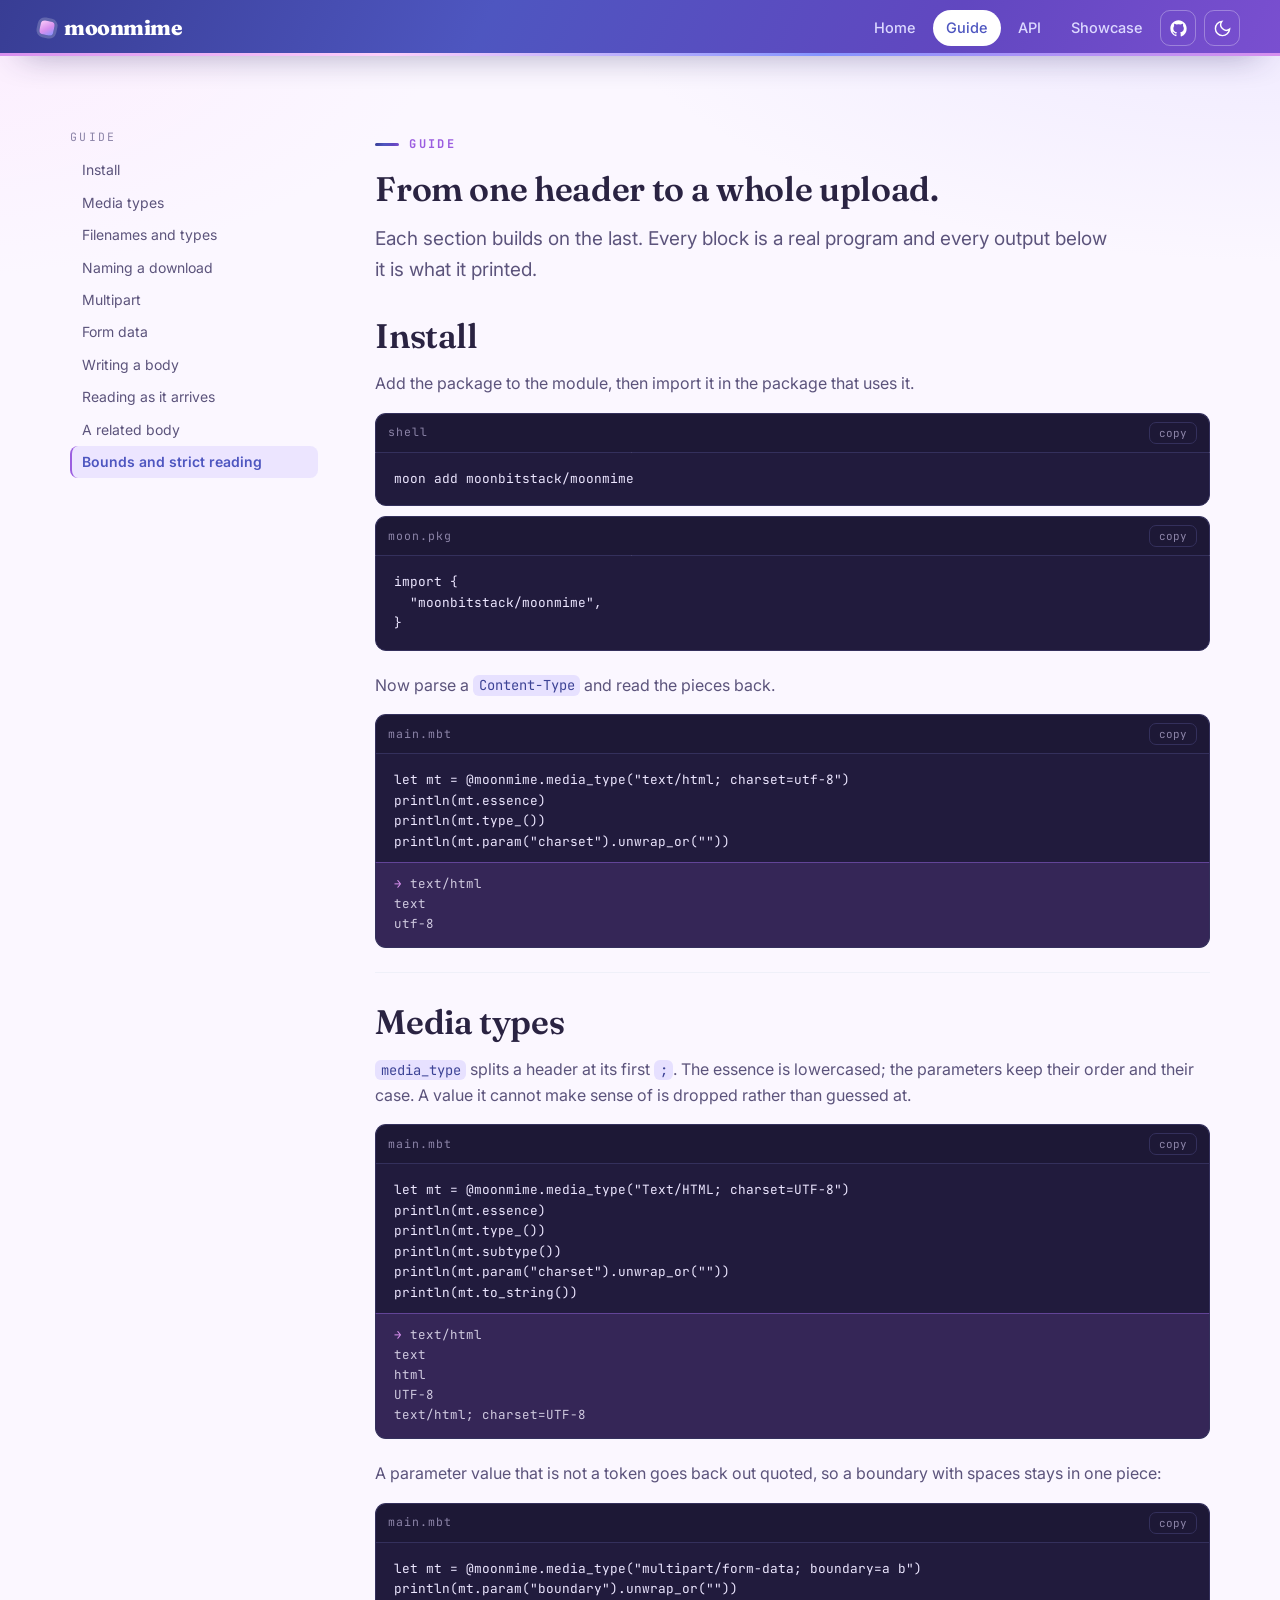
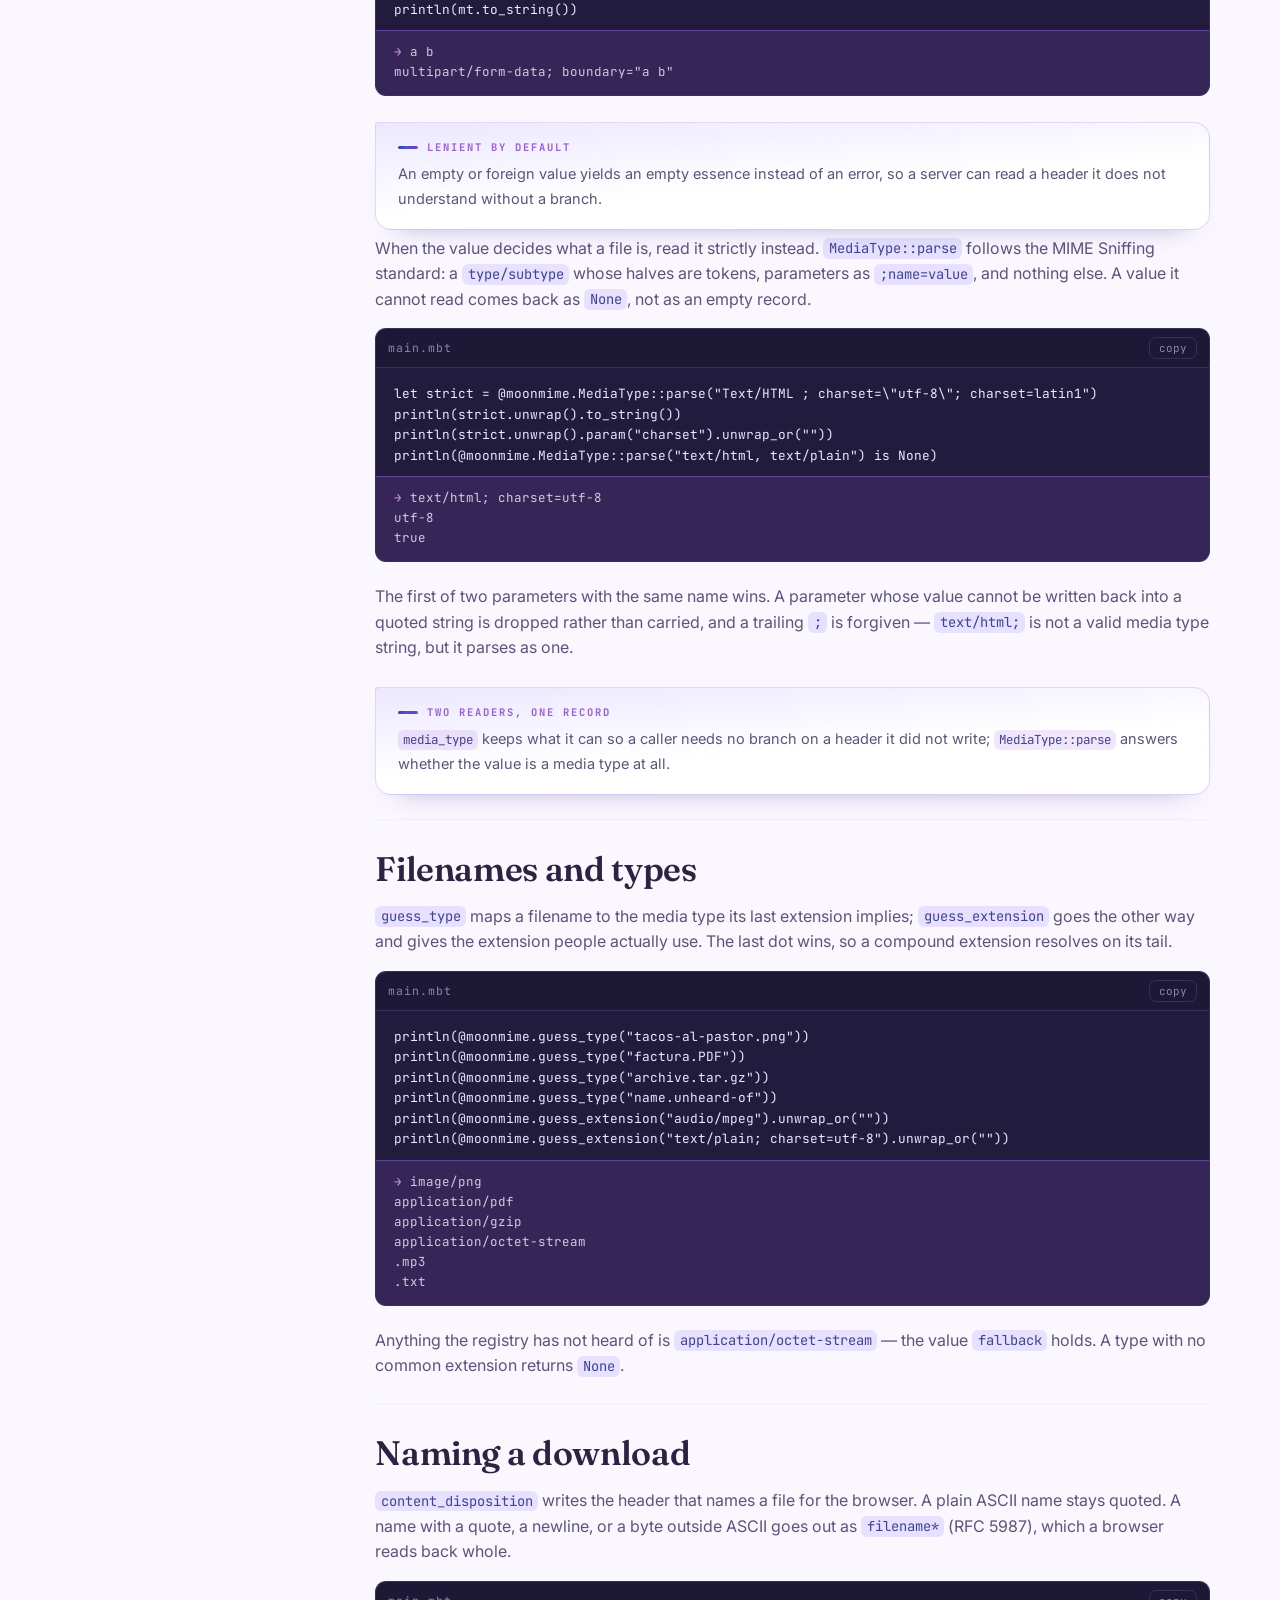
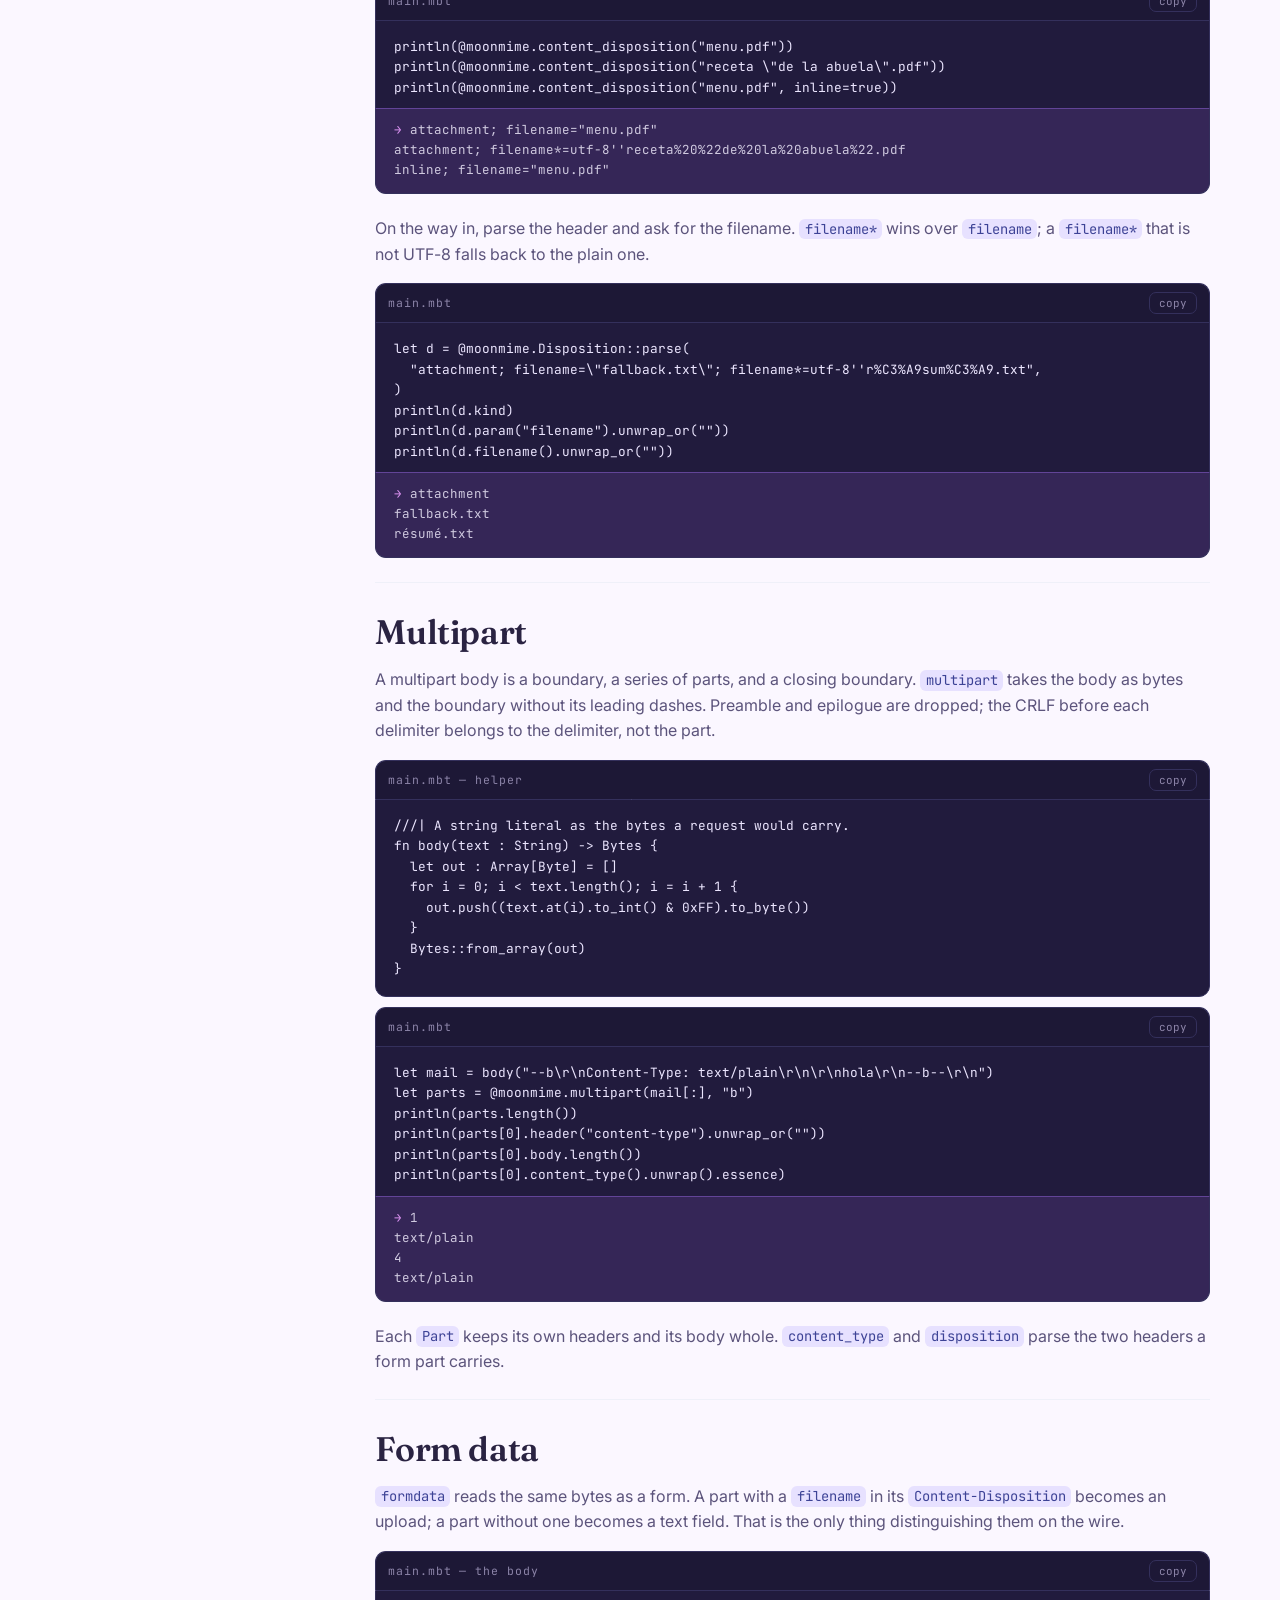
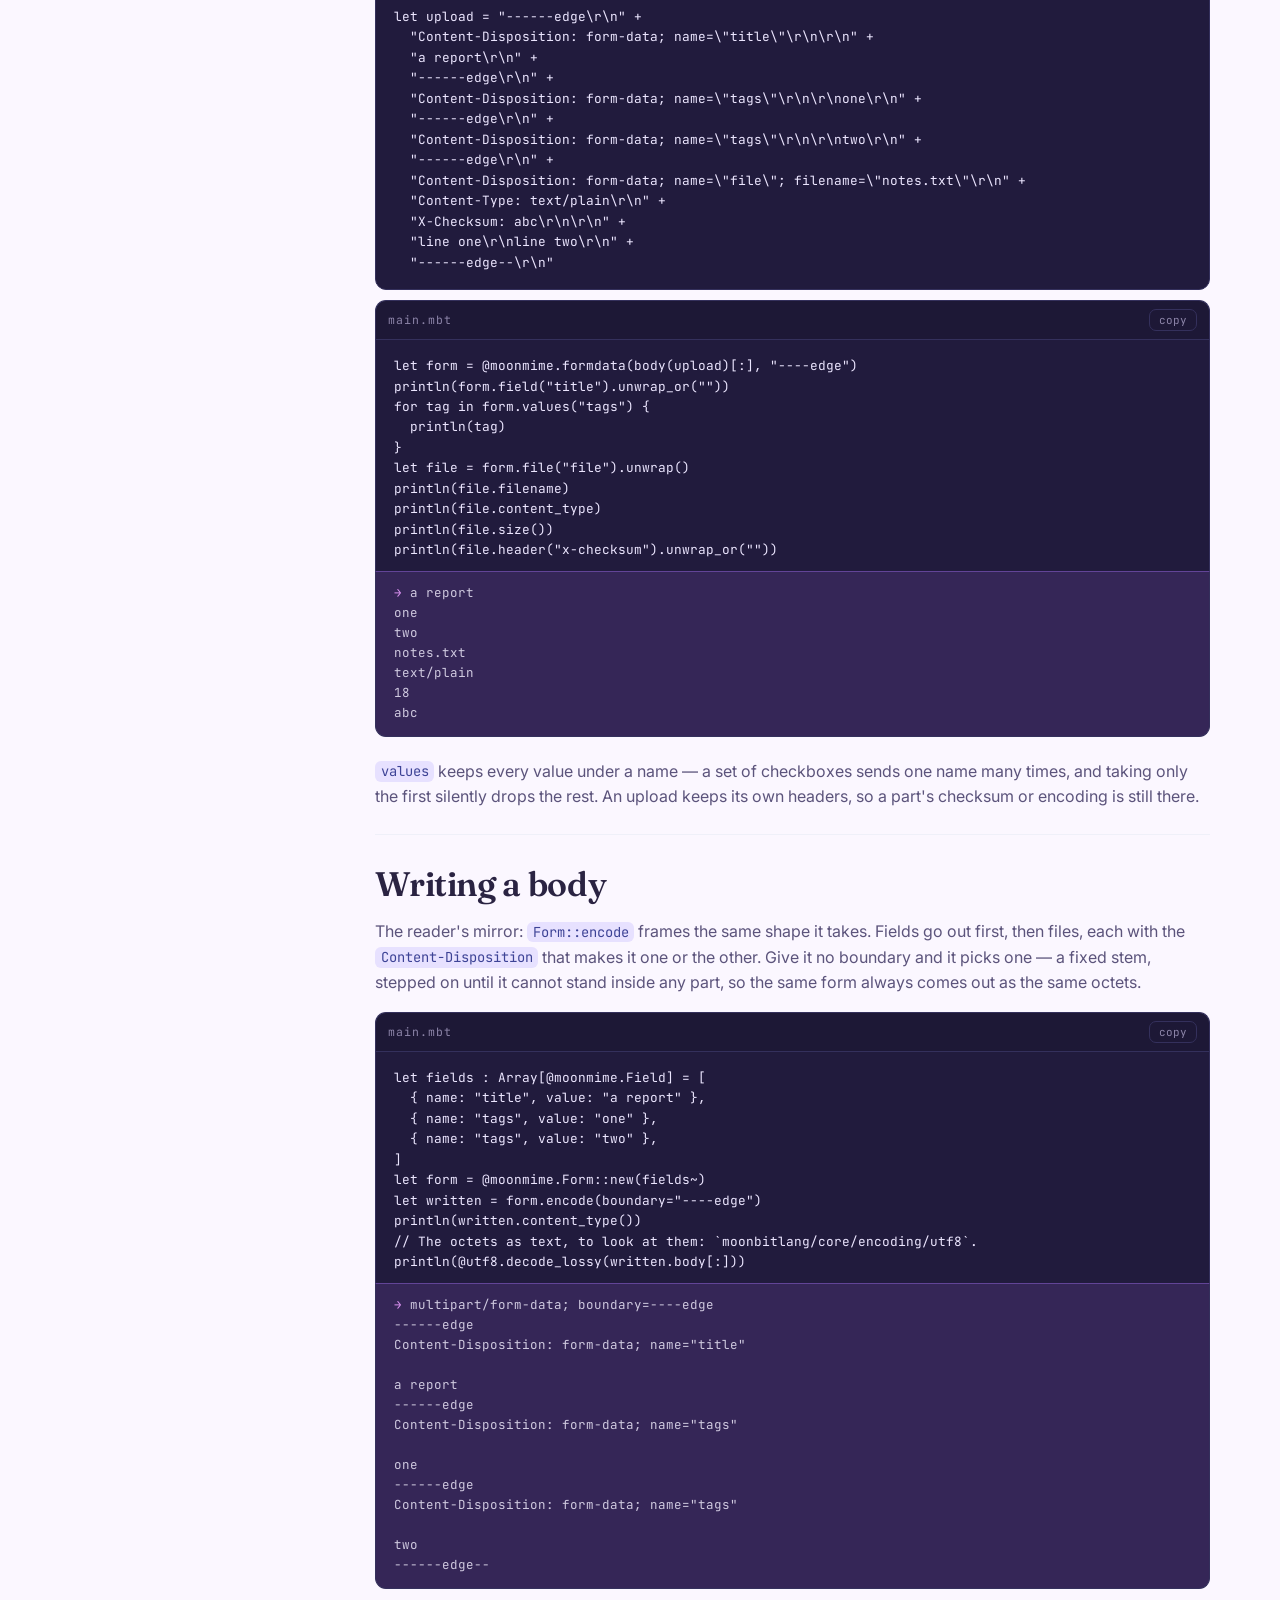
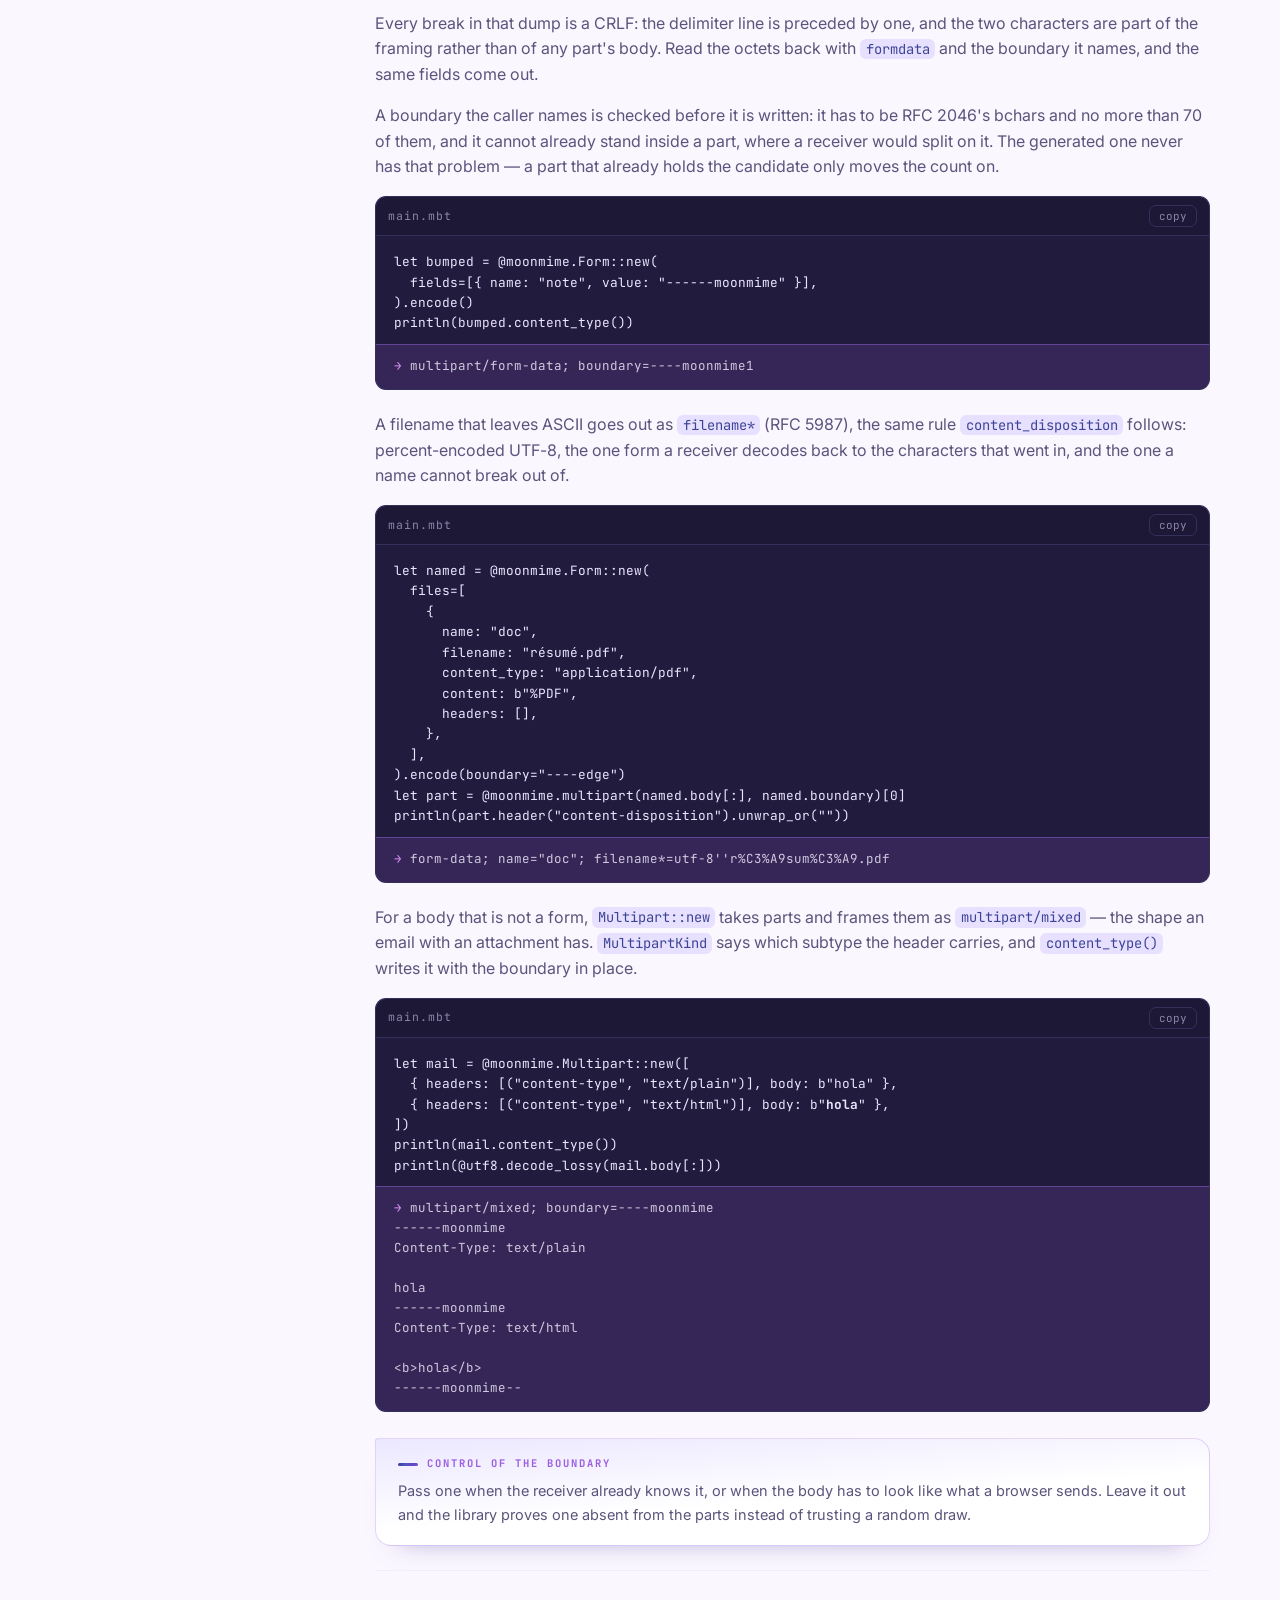
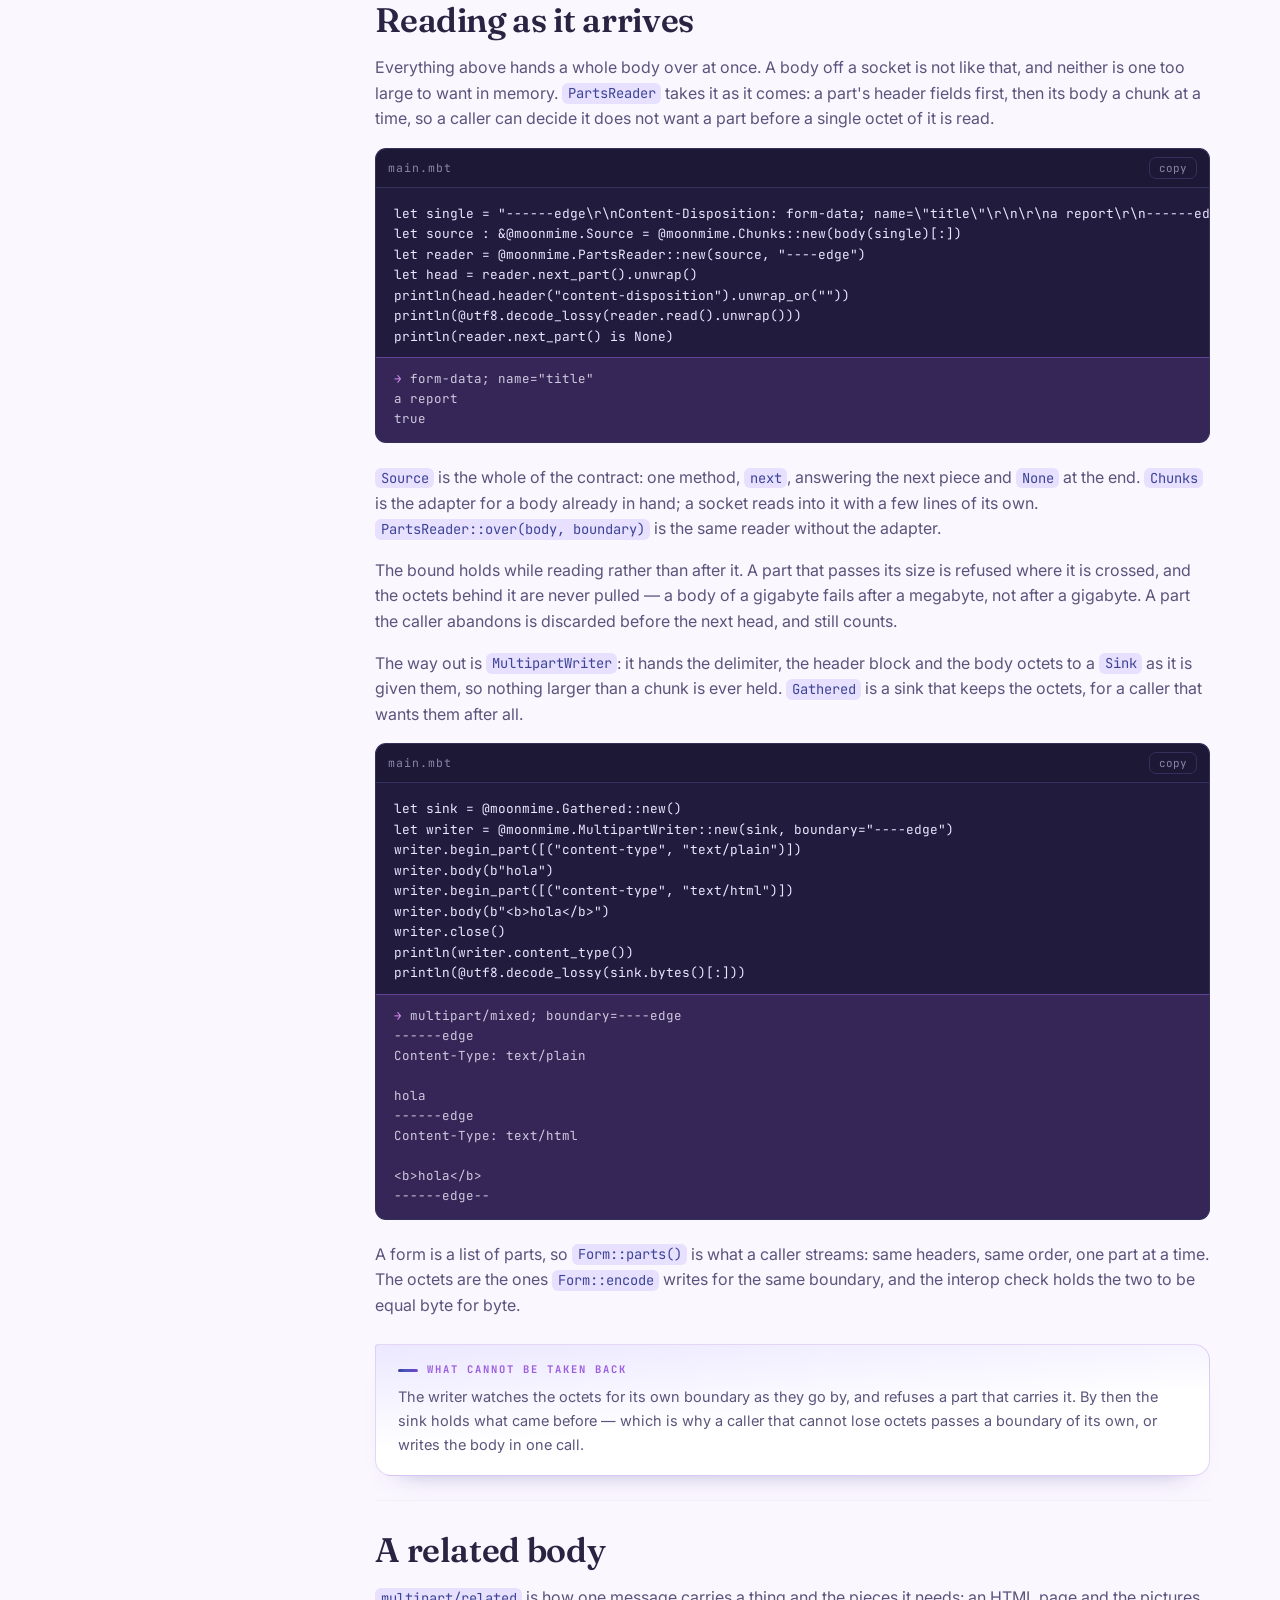
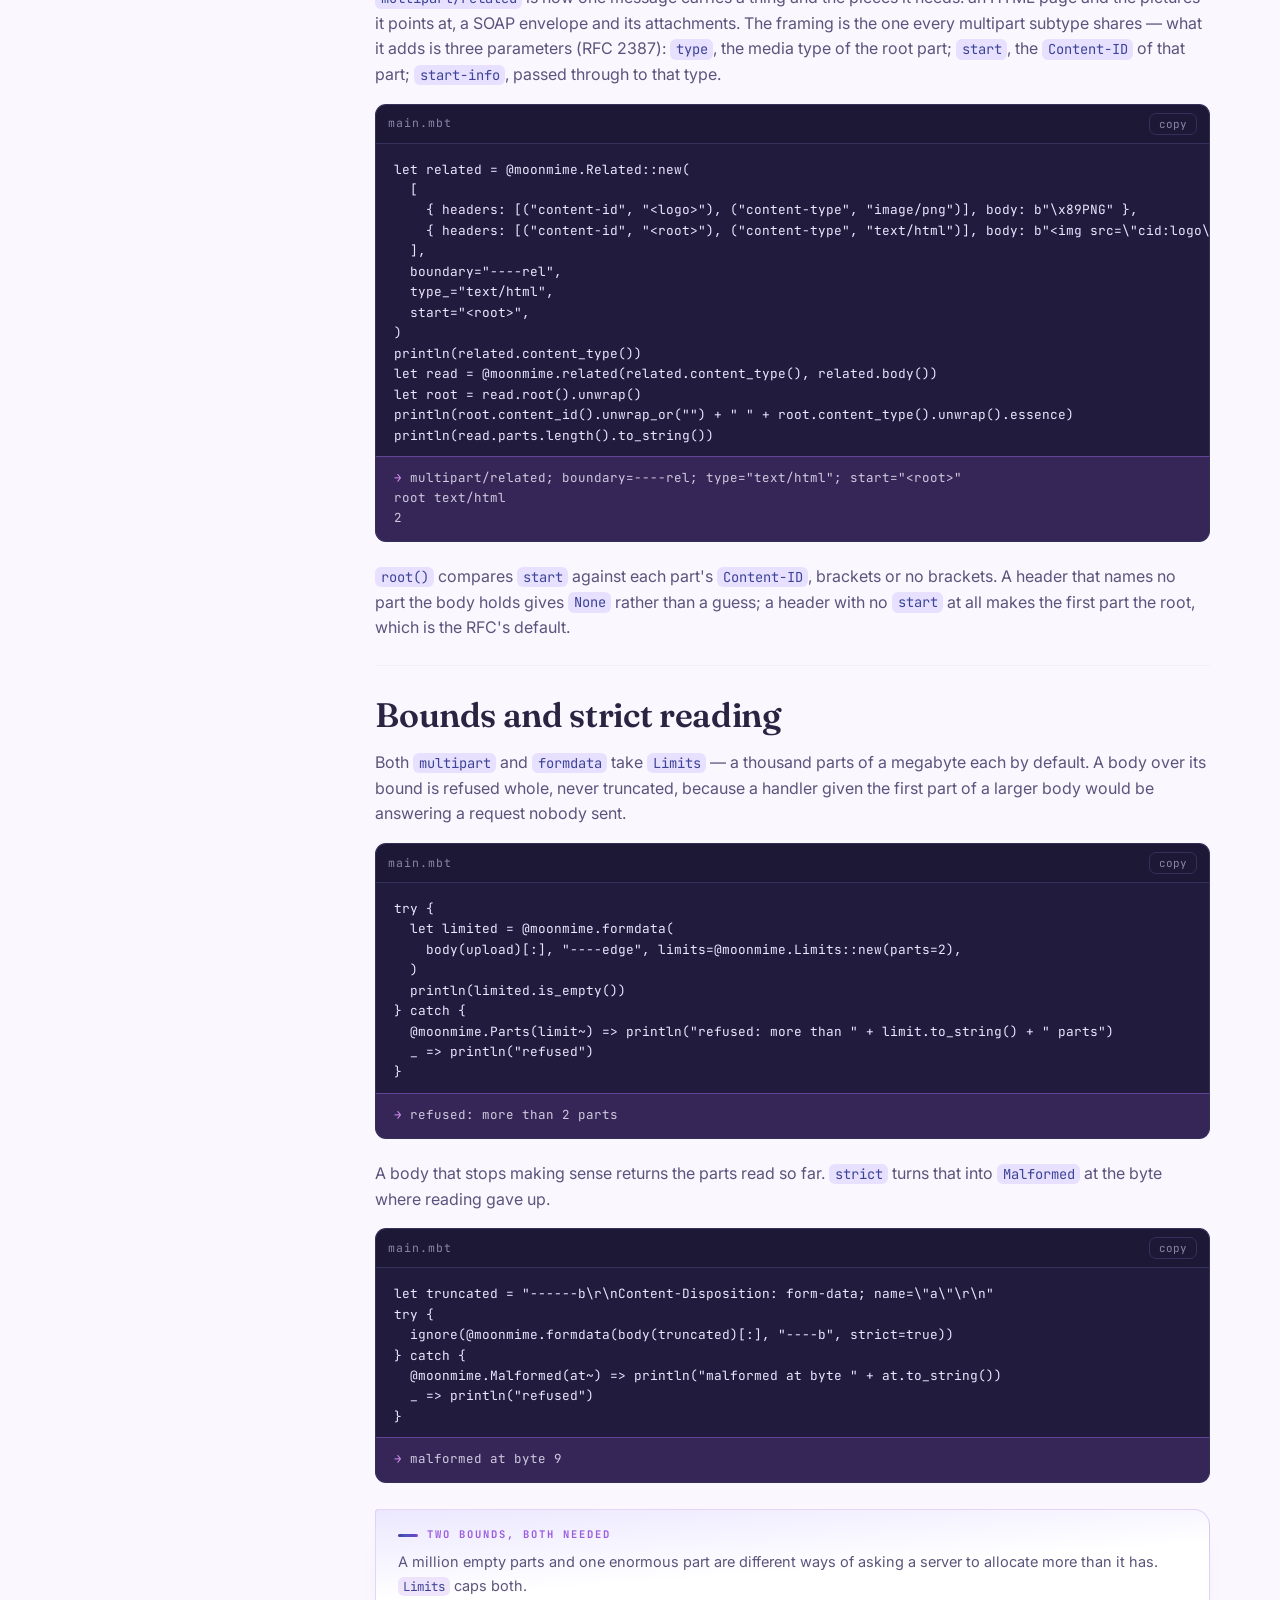
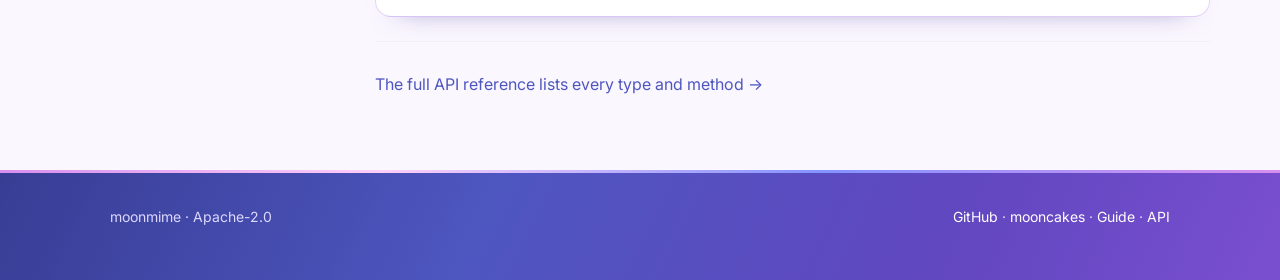
<file: docs/guide.html>
<!DOCTYPE html>
<html lang="en">
<head>
<meta charset="utf-8">
<meta name="viewport" content="width=device-width, initial-scale=1">
<title>Guide — moonmime</title>
<meta name="description" content="A progressive guide to moonmime: media types, filenames, Content-Disposition, multipart read and written, and form data, one call at a time.">
<link rel="icon" href="data:image/svg+xml,<svg xmlns='http://www.w3.org/2000/svg' viewBox='0 0 32 32'><rect width='32' height='32' rx='7' fill='%234E56C0'/><path d='M0 21 L32 9 L32 32 L0 32Z' fill='%239B5DE0'/><path d='M0 26 L32 16 L32 32 L0 32Z' fill='%23D78FEE'/><path d='M0 30 L32 23 L32 32 L0 32Z' fill='%23FDCFFA'/></svg>">
<link rel="preconnect" href="https://fonts.googleapis.com">
<link rel="preconnect" href="https://fonts.gstatic.com" crossorigin>
<link href="https://fonts.googleapis.com/css2?family=Fraunces:opsz,wght@9..144,400;9..144,600;9..144,800&family=Inter:wght@400;500;600;700&family=JetBrains+Mono:wght@400;500;700&display=swap" rel="stylesheet">
<link rel="stylesheet" href="assets/css/style.css">
<script type="module" src="assets/css/scrollbar.js"></script>
</head>
<body>
<a class="skip" href="#main">Skip to content</a>

<nav class="nav">
  <a class="nav__brand" href="index.html"><span class="dot"></span>moonmime</a>
  <button class="nav__icon nav__menu" type="button" aria-label="Menu" aria-expanded="false">
    <svg viewBox="0 0 24 24" fill="none" stroke="currentColor" stroke-width="2" aria-hidden="true"><path d="M4 7h16M4 12h16M4 17h16"/></svg>
  </button>
  <div class="nav__links">
    <a class="nav__link" href="index.html">Home</a>
    <a class="nav__link is-active" href="guide.html">Guide</a>
    <a class="nav__link" href="api.html">API</a>
    <a class="nav__link" href="showcase.html">Showcase</a>
    <a class="nav__icon" href="https://github.com/moonbitstack/moonmime" aria-label="GitHub repository" title="GitHub">
      <svg viewBox="0 0 24 24" fill="currentColor" aria-hidden="true"><path d="M12 .5C5.73.5.5 5.73.5 12a11.5 11.5 0 0 0 7.86 10.92c.58.1.79-.25.79-.56v-2c-3.2.7-3.88-1.37-3.88-1.37-.53-1.34-1.3-1.7-1.3-1.7-1.06-.72.08-.71.08-.71 1.17.08 1.79 1.2 1.79 1.2 1.04 1.79 2.73 1.27 3.4.97.1-.76.41-1.27.74-1.56-2.55-.29-5.23-1.28-5.23-5.7 0-1.26.45-2.29 1.19-3.1-.12-.29-.52-1.46.11-3.05 0 0 .97-.31 3.18 1.18a11 11 0 0 1 5.8 0c2.2-1.49 3.17-1.18 3.17-1.18.63 1.59.23 2.76.11 3.05.74.81 1.19 1.84 1.19 3.1 0 4.43-2.69 5.41-5.25 5.69.42.36.79 1.08.79 2.18v3.23c0 .31.21.67.8.56A11.5 11.5 0 0 0 23.5 12C23.5 5.73 18.27.5 12 .5Z"/></svg>
    </a>
    <button class="nav__icon nav__toggle" type="button" aria-label="Toggle theme" aria-pressed="false" title="Toggle theme">
      <svg viewBox="0 0 24 24" fill="none" stroke="currentColor" stroke-width="1.8" aria-hidden="true"><path d="M21 12.8A9 9 0 1 1 11.2 3a7 7 0 0 0 9.8 9.8Z"/></svg>
    </button>
  </div>
</nav>

<main id="main" class="wrap section">
  <div class="docs">
    <aside class="toc">
      <div class="toc__h">Guide</div>
      <a href="#install">Install</a>
      <a href="#media-types">Media types</a>
      <a href="#filenames">Filenames and types</a>
      <a href="#disposition">Naming a download</a>
      <a href="#multipart">Multipart</a>
      <a href="#form">Form data</a>
      <a href="#write">Writing a body</a>
      <a href="#streaming">Reading as it arrives</a>
      <a href="#related">A related body</a>
      <a href="#bounds">Bounds and strict reading</a>
    </aside>

    <div class="content">
      <span class="eyebrow">Guide</span>
      <h2 class="page-title">From one header to a whole upload.</h2>
      <p class="lead">Each section builds on the last. Every block is a real program and every output below it is what it printed.</p>

      <!-- ---------------------------------------------------------- install -->
      <section id="install">
        <h2>Install</h2>
        <p>Add the package to the module, then import it in the package that uses it.</p>
        <div class="codeblock">
          <div class="codeblock__bar"><span>shell</span><button class="copy" type="button">copy</button></div>
          <pre><code>moon add moonbitstack/moonmime</code></pre>
        </div>
        <div class="codeblock">
          <div class="codeblock__bar"><span>moon.pkg</span><button class="copy" type="button">copy</button></div>
          <pre><code>import {
  "moonbitstack/moonmime",
}</code></pre>
        </div>
        <p>Now parse a <code>Content-Type</code> and read the pieces back.</p>
        <div class="codeblock">
          <div class="codeblock__bar"><span>main.mbt</span><button class="copy" type="button">copy</button></div>
          <pre><code>let mt = @moonmime.media_type("text/html; charset=utf-8")
println(mt.essence)
println(mt.type_())
println(mt.param("charset").unwrap_or(""))</code></pre>
          <div class="out">text/html
text
utf-8</div>
        </div>
      </section>

      <!-- ---------------------------------------------------------- media types -->
      <section id="media-types">
        <h2>Media types</h2>
        <p><code>media_type</code> splits a header at its first <code>;</code>. The essence is lowercased; the parameters keep their order and their case. A value it cannot make sense of is dropped rather than guessed at.</p>
        <div class="codeblock">
          <div class="codeblock__bar"><span>main.mbt</span><button class="copy" type="button">copy</button></div>
          <pre><code>let mt = @moonmime.media_type("Text/HTML; charset=UTF-8")
println(mt.essence)
println(mt.type_())
println(mt.subtype())
println(mt.param("charset").unwrap_or(""))
println(mt.to_string())</code></pre>
          <div class="out">text/html
text
html
UTF-8
text/html; charset=UTF-8</div>
        </div>
        <p>A parameter value that is not a token goes back out quoted, so a boundary with spaces stays in one piece:</p>
        <div class="codeblock">
          <div class="codeblock__bar"><span>main.mbt</span><button class="copy" type="button">copy</button></div>
          <pre><code>let mt = @moonmime.media_type("multipart/form-data; boundary=a b")
println(mt.param("boundary").unwrap_or(""))
println(mt.to_string())</code></pre>
          <div class="out">a b
multipart/form-data; boundary="a b"</div>
        </div>
        <div class="note"><b>Lenient by default</b>An empty or foreign value yields an empty essence instead of an error, so a server can read a header it does not understand without a branch.</div>
        <p>When the value decides what a file is, read it strictly instead. <code>MediaType::parse</code> follows the MIME Sniffing standard: a <code>type/subtype</code> whose halves are tokens, parameters as <code>;name=value</code>, and nothing else. A value it cannot read comes back as <code>None</code>, not as an empty record.</p>
        <div class="codeblock">
          <div class="codeblock__bar"><span>main.mbt</span><button class="copy" type="button">copy</button></div>
          <pre><code>let strict = @moonmime.MediaType::parse("Text/HTML ; charset=\"utf-8\"; charset=latin1")
println(strict.unwrap().to_string())
println(strict.unwrap().param("charset").unwrap_or(""))
println(@moonmime.MediaType::parse("text/html, text/plain") is None)</code></pre>
          <div class="out">text/html; charset=utf-8
utf-8
true</div>
        </div>
        <p>The first of two parameters with the same name wins. A parameter whose value cannot be written back into a quoted string is dropped rather than carried, and a trailing <code>;</code> is forgiven — <code>text/html;</code> is not a valid media type string, but it parses as one.</p>
        <div class="note"><b>Two readers, one record</b><code>media_type</code> keeps what it can so a caller needs no branch on a header it did not write; <code>MediaType::parse</code> answers whether the value is a media type at all.</div>
      </section>

      <!-- ---------------------------------------------------------- filenames -->
      <section id="filenames">
        <h2>Filenames and types</h2>
        <p><code>guess_type</code> maps a filename to the media type its last extension implies; <code>guess_extension</code> goes the other way and gives the extension people actually use. The last dot wins, so a compound extension resolves on its tail.</p>
        <div class="codeblock">
          <div class="codeblock__bar"><span>main.mbt</span><button class="copy" type="button">copy</button></div>
          <pre><code>println(@moonmime.guess_type("tacos-al-pastor.png"))
println(@moonmime.guess_type("factura.PDF"))
println(@moonmime.guess_type("archive.tar.gz"))
println(@moonmime.guess_type("name.unheard-of"))
println(@moonmime.guess_extension("audio/mpeg").unwrap_or(""))
println(@moonmime.guess_extension("text/plain; charset=utf-8").unwrap_or(""))</code></pre>
          <div class="out">image/png
application/pdf
application/gzip
application/octet-stream
.mp3
.txt</div>
        </div>
        <p>Anything the registry has not heard of is <code>application/octet-stream</code> — the value <code>fallback</code> holds. A type with no common extension returns <code>None</code>.</p>
      </section>

      <!-- ---------------------------------------------------------- disposition -->
      <section id="disposition">
        <h2>Naming a download</h2>
        <p><code>content_disposition</code> writes the header that names a file for the browser. A plain ASCII name stays quoted. A name with a quote, a newline, or a byte outside ASCII goes out as <code>filename*</code> (RFC 5987), which a browser reads back whole.</p>
        <div class="codeblock">
          <div class="codeblock__bar"><span>main.mbt</span><button class="copy" type="button">copy</button></div>
          <pre><code>println(@moonmime.content_disposition("menu.pdf"))
println(@moonmime.content_disposition("receta \"de la abuela\".pdf"))
println(@moonmime.content_disposition("menu.pdf", inline=true))</code></pre>
          <div class="out">attachment; filename="menu.pdf"
attachment; filename*=utf-8''receta%20%22de%20la%20abuela%22.pdf
inline; filename="menu.pdf"</div>
        </div>
        <p>On the way in, parse the header and ask for the filename. <code>filename*</code> wins over <code>filename</code>; a <code>filename*</code> that is not UTF-8 falls back to the plain one.</p>
        <div class="codeblock">
          <div class="codeblock__bar"><span>main.mbt</span><button class="copy" type="button">copy</button></div>
          <pre><code>let d = @moonmime.Disposition::parse(
  "attachment; filename=\"fallback.txt\"; filename*=utf-8''r%C3%A9sum%C3%A9.txt",
)
println(d.kind)
println(d.param("filename").unwrap_or(""))
println(d.filename().unwrap_or(""))</code></pre>
          <div class="out">attachment
fallback.txt
résumé.txt</div>
        </div>
      </section>

      <!-- ---------------------------------------------------------- multipart -->
      <section id="multipart">
        <h2>Multipart</h2>
        <p>A multipart body is a boundary, a series of parts, and a closing boundary. <code>multipart</code> takes the body as bytes and the boundary without its leading dashes. Preamble and epilogue are dropped; the CRLF before each delimiter belongs to the delimiter, not the part.</p>
        <div class="codeblock">
          <div class="codeblock__bar"><span>main.mbt — helper</span><button class="copy" type="button">copy</button></div>
          <pre><code>///| A string literal as the bytes a request would carry.
fn body(text : String) -> Bytes {
  let out : Array[Byte] = []
  for i = 0; i &lt; text.length(); i = i + 1 {
    out.push((text.at(i).to_int() &amp; 0xFF).to_byte())
  }
  Bytes::from_array(out)
}</code></pre>
        </div>
        <div class="codeblock">
          <div class="codeblock__bar"><span>main.mbt</span><button class="copy" type="button">copy</button></div>
          <pre><code>let mail = body("--b\r\nContent-Type: text/plain\r\n\r\nhola\r\n--b--\r\n")
let parts = @moonmime.multipart(mail[:], "b")
println(parts.length())
println(parts[0].header("content-type").unwrap_or(""))
println(parts[0].body.length())
println(parts[0].content_type().unwrap().essence)</code></pre>
          <div class="out">1
text/plain
4
text/plain</div>
        </div>
        <p>Each <code>Part</code> keeps its own headers and its body whole. <code>content_type</code> and <code>disposition</code> parse the two headers a form part carries.</p>
      </section>

      <!-- ---------------------------------------------------------- form -->
      <section id="form">
        <h2>Form data</h2>
        <p><code>formdata</code> reads the same bytes as a form. A part with a <code>filename</code> in its <code>Content-Disposition</code> becomes an upload; a part without one becomes a text field. That is the only thing distinguishing them on the wire.</p>
        <div class="codeblock">
          <div class="codeblock__bar"><span>main.mbt — the body</span><button class="copy" type="button">copy</button></div>
          <pre><code>let upload = "------edge\r\n" +
  "Content-Disposition: form-data; name=\"title\"\r\n\r\n" +
  "a report\r\n" +
  "------edge\r\n" +
  "Content-Disposition: form-data; name=\"tags\"\r\n\r\none\r\n" +
  "------edge\r\n" +
  "Content-Disposition: form-data; name=\"tags\"\r\n\r\ntwo\r\n" +
  "------edge\r\n" +
  "Content-Disposition: form-data; name=\"file\"; filename=\"notes.txt\"\r\n" +
  "Content-Type: text/plain\r\n" +
  "X-Checksum: abc\r\n\r\n" +
  "line one\r\nline two\r\n" +
  "------edge--\r\n"</code></pre>
        </div>
        <div class="codeblock">
          <div class="codeblock__bar"><span>main.mbt</span><button class="copy" type="button">copy</button></div>
          <pre><code>let form = @moonmime.formdata(body(upload)[:], "----edge")
println(form.field("title").unwrap_or(""))
for tag in form.values("tags") {
  println(tag)
}
let file = form.file("file").unwrap()
println(file.filename)
println(file.content_type)
println(file.size())
println(file.header("x-checksum").unwrap_or(""))</code></pre>
          <div class="out">a report
one
two
notes.txt
text/plain
18
abc</div>
        </div>
        <p><code>values</code> keeps every value under a name — a set of checkboxes sends one name many times, and taking only the first silently drops the rest. An upload keeps its own headers, so a part's checksum or encoding is still there.</p>
      </section>

      <!-- ---------------------------------------------------------- write -->
      <section id="write">
        <h2>Writing a body</h2>
        <p>The reader's mirror: <code>Form::encode</code> frames the same shape it takes. Fields go out first, then files, each with the <code>Content-Disposition</code> that makes it one or the other. Give it no boundary and it picks one — a fixed stem, stepped on until it cannot stand inside any part, so the same form always comes out as the same octets.</p>
        <div class="codeblock">
          <div class="codeblock__bar"><span>main.mbt</span><button class="copy" type="button">copy</button></div>
          <pre><code>let fields : Array[@moonmime.Field] = [
  { name: "title", value: "a report" },
  { name: "tags", value: "one" },
  { name: "tags", value: "two" },
]
let form = @moonmime.Form::new(fields~)
let written = form.encode(boundary="----edge")
println(written.content_type())
// The octets as text, to look at them: `moonbitlang/core/encoding/utf8`.
println(@utf8.decode_lossy(written.body[:]))</code></pre>
          <div class="out">multipart/form-data; boundary=----edge
------edge
Content-Disposition: form-data; name="title"

a report
------edge
Content-Disposition: form-data; name="tags"

one
------edge
Content-Disposition: form-data; name="tags"

two
------edge--</div>
        </div>
        <p>Every break in that dump is a CRLF: the delimiter line is preceded by one, and the two characters are part of the framing rather than of any part's body. Read the octets back with <code>formdata</code> and the boundary it names, and the same fields come out.</p>
        <p>A boundary the caller names is checked before it is written: it has to be RFC 2046's bchars and no more than 70 of them, and it cannot already stand inside a part, where a receiver would split on it. The generated one never has that problem — a part that already holds the candidate only moves the count on.</p>
        <div class="codeblock">
          <div class="codeblock__bar"><span>main.mbt</span><button class="copy" type="button">copy</button></div>
          <pre><code>let bumped = @moonmime.Form::new(
  fields=[{ name: "note", value: "------moonmime" }],
).encode()
println(bumped.content_type())</code></pre>
          <div class="out">multipart/form-data; boundary=----moonmime1</div>
        </div>
        <p>A filename that leaves ASCII goes out as <code>filename*</code> (RFC 5987), the same rule <code>content_disposition</code> follows: percent-encoded UTF-8, the one form a receiver decodes back to the characters that went in, and the one a name cannot break out of.</p>
        <div class="codeblock">
          <div class="codeblock__bar"><span>main.mbt</span><button class="copy" type="button">copy</button></div>
          <pre><code>let named = @moonmime.Form::new(
  files=[
    {
      name: "doc",
      filename: "résumé.pdf",
      content_type: "application/pdf",
      content: b"%PDF",
      headers: [],
    },
  ],
).encode(boundary="----edge")
let part = @moonmime.multipart(named.body[:], named.boundary)[0]
println(part.header("content-disposition").unwrap_or(""))</code></pre>
          <div class="out">form-data; name="doc"; filename*=utf-8''r%C3%A9sum%C3%A9.pdf</div>
        </div>
        <p>For a body that is not a form, <code>Multipart::new</code> takes parts and frames them as <code>multipart/mixed</code> — the shape an email with an attachment has. <code>MultipartKind</code> says which subtype the header carries, and <code>content_type()</code> writes it with the boundary in place.</p>
        <div class="codeblock">
          <div class="codeblock__bar"><span>main.mbt</span><button class="copy" type="button">copy</button></div>
          <pre><code>let mail = @moonmime.Multipart::new([
  { headers: [("content-type", "text/plain")], body: b"hola" },
  { headers: [("content-type", "text/html")], body: b"<b>hola</b>" },
])
println(mail.content_type())
println(@utf8.decode_lossy(mail.body[:]))</code></pre>
          <div class="out">multipart/mixed; boundary=----moonmime
------moonmime
Content-Type: text/plain

hola
------moonmime
Content-Type: text/html

&lt;b&gt;hola&lt;/b&gt;
------moonmime--</div>
        </div>
        <div class="note"><b>Control of the boundary</b>Pass one when the receiver already knows it, or when the body has to look like what a browser sends. Leave it out and the library proves one absent from the parts instead of trusting a random draw.</div>
      </section>

      <!-- -------------------------------------------------------- streaming -->
      <section id="streaming">
        <h2>Reading as it arrives</h2>
        <p>Everything above hands a whole body over at once. A body off a socket is not like that, and neither is one too large to want in memory. <code>PartsReader</code> takes it as it comes: a part's header fields first, then its body a chunk at a time, so a caller can decide it does not want a part before a single octet of it is read.</p>
        <div class="codeblock">
          <div class="codeblock__bar"><span>main.mbt</span><button class="copy" type="button">copy</button></div>
          <pre><code>let single = "------edge\r\nContent-Disposition: form-data; name=\"title\"\r\n\r\na report\r\n------edge--\r\n"
let source : &amp;@moonmime.Source = @moonmime.Chunks::new(body(single)[:])
let reader = @moonmime.PartsReader::new(source, "----edge")
let head = reader.next_part().unwrap()
println(head.header("content-disposition").unwrap_or(""))
println(@utf8.decode_lossy(reader.read().unwrap()))
println(reader.next_part() is None)</code></pre>
          <div class="out">form-data; name="title"
a report
true</div>
        </div>
        <p><code>Source</code> is the whole of the contract: one method, <code>next</code>, answering the next piece and <code>None</code> at the end. <code>Chunks</code> is the adapter for a body already in hand; a socket reads into it with a few lines of its own. <code>PartsReader::over(body, boundary)</code> is the same reader without the adapter.</p>
        <p>The bound holds while reading rather than after it. A part that passes its size is refused where it is crossed, and the octets behind it are never pulled — a body of a gigabyte fails after a megabyte, not after a gigabyte. A part the caller abandons is discarded before the next head, and still counts.</p>
        <p>The way out is <code>MultipartWriter</code>: it hands the delimiter, the header block and the body octets to a <code>Sink</code> as it is given them, so nothing larger than a chunk is ever held. <code>Gathered</code> is a sink that keeps the octets, for a caller that wants them after all.</p>
        <div class="codeblock">
          <div class="codeblock__bar"><span>main.mbt</span><button class="copy" type="button">copy</button></div>
          <pre><code>let sink = @moonmime.Gathered::new()
let writer = @moonmime.MultipartWriter::new(sink, boundary="----edge")
writer.begin_part([("content-type", "text/plain")])
writer.body(b"hola")
writer.begin_part([("content-type", "text/html")])
writer.body(b"&lt;b&gt;hola&lt;/b&gt;")
writer.close()
println(writer.content_type())
println(@utf8.decode_lossy(sink.bytes()[:]))</code></pre>
          <div class="out">multipart/mixed; boundary=----edge
------edge
Content-Type: text/plain

hola
------edge
Content-Type: text/html

&lt;b&gt;hola&lt;/b&gt;
------edge--</div>
        </div>
        <p>A form is a list of parts, so <code>Form::parts()</code> is what a caller streams: same headers, same order, one part at a time. The octets are the ones <code>Form::encode</code> writes for the same boundary, and the interop check holds the two to be equal byte for byte.</p>
        <div class="note"><b>What cannot be taken back</b>The writer watches the octets for its own boundary as they go by, and refuses a part that carries it. By then the sink holds what came before — which is why a caller that cannot lose octets passes a boundary of its own, or writes the body in one call.</div>
      </section>

      <!-- ---------------------------------------------------------- related -->
      <section id="related">
        <h2>A related body</h2>
        <p><code>multipart/related</code> is how one message carries a thing and the pieces it needs: an HTML page and the pictures it points at, a SOAP envelope and its attachments. The framing is the one every multipart subtype shares — what it adds is three parameters (RFC 2387): <code>type</code>, the media type of the root part; <code>start</code>, the <code>Content-ID</code> of that part; <code>start-info</code>, passed through to that type.</p>
        <div class="codeblock">
          <div class="codeblock__bar"><span>main.mbt</span><button class="copy" type="button">copy</button></div>
          <pre><code>let related = @moonmime.Related::new(
  [
    { headers: [("content-id", "&lt;logo&gt;"), ("content-type", "image/png")], body: b"\x89PNG" },
    { headers: [("content-id", "&lt;root&gt;"), ("content-type", "text/html")], body: b"&lt;img src=\"cid:logo\"&gt;" },
  ],
  boundary="----rel",
  type_="text/html",
  start="&lt;root&gt;",
)
println(related.content_type())
let read = @moonmime.related(related.content_type(), related.body())
let root = read.root().unwrap()
println(root.content_id().unwrap_or("") + " " + root.content_type().unwrap().essence)
println(read.parts.length().to_string())</code></pre>
          <div class="out">multipart/related; boundary=----rel; type="text/html"; start="&lt;root&gt;"
root text/html
2</div>
        </div>
        <p><code>root()</code> compares <code>start</code> against each part's <code>Content-ID</code>, brackets or no brackets. A header that names no part the body holds gives <code>None</code> rather than a guess; a header with no <code>start</code> at all makes the first part the root, which is the RFC's default.</p>
      </section>

      <!-- ---------------------------------------------------------- bounds -->
      <section id="bounds">
        <h2>Bounds and strict reading</h2>
        <p>Both <code>multipart</code> and <code>formdata</code> take <code>Limits</code> — a thousand parts of a megabyte each by default. A body over its bound is refused whole, never truncated, because a handler given the first part of a larger body would be answering a request nobody sent.</p>
        <div class="codeblock">
          <div class="codeblock__bar"><span>main.mbt</span><button class="copy" type="button">copy</button></div>
          <pre><code>try {
  let limited = @moonmime.formdata(
    body(upload)[:], "----edge", limits=@moonmime.Limits::new(parts=2),
  )
  println(limited.is_empty())
} catch {
  @moonmime.Parts(limit~) => println("refused: more than " + limit.to_string() + " parts")
  _ => println("refused")
}</code></pre>
          <div class="out">refused: more than 2 parts</div>
        </div>
        <p>A body that stops making sense returns the parts read so far. <code>strict</code> turns that into <code>Malformed</code> at the byte where reading gave up.</p>
        <div class="codeblock">
          <div class="codeblock__bar"><span>main.mbt</span><button class="copy" type="button">copy</button></div>
          <pre><code>let truncated = "------b\r\nContent-Disposition: form-data; name=\"a\"\r\n"
try {
  ignore(@moonmime.formdata(body(truncated)[:], "----b", strict=true))
} catch {
  @moonmime.Malformed(at~) => println("malformed at byte " + at.to_string())
  _ => println("refused")
}</code></pre>
          <div class="out">malformed at byte 9</div>
        </div>
        <div class="note"><b>Two bounds, both needed</b>A million empty parts and one enormous part are different ways of asking a server to allocate more than it has. <code>Limits</code> caps both.</div>
      </section>

      <p class="next-link"><a href="api.html">The full API reference lists every type and method →</a></p>
    </div>
  </div>
</main>

<footer class="footer">
  <div class="wrap footer__row">
    <span>moonmime · Apache-2.0</span>
    <span>
      <a href="https://github.com/moonbitstack/moonmime">GitHub</a> ·
      <a href="https://mooncakes.io">mooncakes</a> ·
      <a href="guide.html">Guide</a> ·
      <a href="api.html">API</a>
    </span>
  </div>
</footer>

<script src="assets/js/site.js" defer></script>
</body>
</html>
</file>
<file: docs/assets/css/style.css>
/* moonmime docs — sunset origami / paper-cut design system.
   Main colour: #4E56C0 (indigo). Palette: violet / orchid / blush,
   azure / periwinkle / lilac / rose. */

:root {
  /* palette */
  --ink: #4E56C0;
  --violet: #9B5DE0;
  --orchid: #D78FEE;
  --blush: #FDCFFA;
  --azure: #6367FF;
  --periwinkle: #8494FF;
  --lilac: #C9BEFF;
  --rose: #FFDBFD;

  /* surfaces */
  --bg: #FBF7FF;
  --bg-2: #F4ECFB;
  --surface: #FFFFFF;
  --surface-2: #FCF9FF;
  --text: #2A2342;
  --text-soft: #5C547C;
  --text-faint: #8C84A8;
  --border: color-mix(in srgb, var(--ink) 16%, white);
  --border-soft: color-mix(in srgb, var(--ink) 9%, white);
  --accent: var(--ink);
  --accent-2: var(--violet);

  /* code */
  --code-bg: #211B3D;
  --code-text: #ECE6FF;
  --code-border: #34305c;

  /* one gradient carries text: header, footer, facts band, primary button.
     The pastels stay in washes, hairlines and washes only. */
  --grad-ink: linear-gradient(115deg, #383D94 0%, var(--ink) 38%, #6147C0 74%, #7A4FD0 100%);
  --on-ink: #FFFFFF;
  --on-ink-soft: #DCD8FF;

  /* where colour is allowed to carry text */
  --heading-accent: var(--ink);
  --grad-title: var(--grad-ink);
  --fold-flap: color-mix(in srgb, var(--violet) 26%, white);
  --fold-crease: color-mix(in srgb, var(--violet) 52%, white);
  --fold-line: color-mix(in srgb, var(--violet) 14%, white);

  /* shape */
  --radius: 18px;
  --radius-sm: 11px;
  --maxw: 1140px;
  --shadow: 0 18px 44px -22px color-mix(in srgb, var(--ink) 55%, transparent);
  --shadow-sm: 0 8px 22px -16px color-mix(in srgb, var(--ink) 50%, transparent);

  --font-display: "Fraunces", "Iowan Old Style", Georgia, serif;
  --font-body: "Inter", system-ui, -apple-system, "Segoe UI", sans-serif;
  --font-mono: "JetBrains Mono", ui-monospace, "SFMono-Regular", Menlo, monospace;

  color-scheme: light;
}

:root[data-theme="dark"] {
  --bg: #15112A;
  --bg-2: #1C1738;
  --surface: #211B3D;
  --surface-2: #281F4B;
  --text: #ECE6FF;
  --text-soft: #B7ACDF;
  --text-faint: #8479AC;
  --border: color-mix(in srgb, var(--orchid) 34%, #211B3D);
  --border-soft: color-mix(in srgb, var(--orchid) 20%, #211B3D);
  --code-bg: #1A1437;
  --code-text: #ECE6FF;
  --code-border: #362f5e;
  --grad-ink: linear-gradient(115deg, #241C52 0%, #33276F 42%, #45309C 74%, #5538B2 100%);
  --on-ink: #FFFFFF;
  --on-ink-soft: #CFC7F5;
  --accent: #BBAAFF;
  --accent-2: var(--orchid);
  --heading-accent: #DBD2FF;
  --grad-title: linear-gradient(115deg, #F6F1FF 0%, #DCCCFF 46%, #EFBAF7 100%);
  --fold-flap: color-mix(in srgb, var(--violet) 58%, #241D48);
  --fold-crease: color-mix(in srgb, var(--orchid) 52%, #241D48);
  --fold-line: color-mix(in srgb, var(--violet) 26%, #241D48);
  --shadow: 0 18px 46px -20px rgba(0, 0, 0, 0.7);
  --shadow-sm: 0 8px 24px -16px rgba(0, 0, 0, 0.6);
  color-scheme: dark;
}

* { box-sizing: border-box; }

html { scroll-behavior: smooth; }

body {
  margin: 0;
  font-family: var(--font-body);
  color: var(--text);
  background: var(--bg);
  line-height: 1.6;
  -webkit-font-smoothing: antialiased;
  text-rendering: optimizeLegibility;
  background-image:
    radial-gradient(90% 60% at 100% -8%, color-mix(in srgb, var(--lilac) 30%, transparent), transparent 62%),
    radial-gradient(70% 50% at -6% 2%, color-mix(in srgb, var(--rose) 34%, transparent), transparent 58%);
  background-attachment: fixed;
}

/* ---- custom scrollbar (Chrome/WebKit via pseudo, Firefox via standard) ---- */
::-webkit-scrollbar { width: 12px; height: 12px; }
::-webkit-scrollbar-track { background: color-mix(in srgb, var(--bg-2) 80%, transparent); }
::-webkit-scrollbar-thumb {
  background: var(--grad-ink);
  border-radius: 20px;
  border: 3px solid var(--bg);
}
::-webkit-scrollbar-thumb:hover { background: linear-gradient(118deg, #2F3480, var(--violet)); }
@supports not selector(::-webkit-scrollbar) {
  html { scrollbar-color: var(--violet) color-mix(in srgb, var(--bg-2) 80%, transparent); scrollbar-width: thin; }
}

a { color: var(--accent); text-decoration: none; }
a:hover { color: var(--accent-2); }

h1, h2, h3, h4 { font-family: var(--font-display); font-weight: 600; line-height: 1.12; color: var(--text); letter-spacing: -0.01em; }

code, pre, kbd { font-family: var(--font-mono); }

/* ============================ top nav ============================ */
.nav {
  position: sticky;
  top: 0;
  z-index: 50;
  display: flex;
  align-items: center;
  gap: 18px;
  padding: 10px clamp(16px, 4vw, 40px);
  background: var(--grad-ink);
  border-bottom: none;
  box-shadow: 0 14px 34px -22px rgba(38, 30, 92, .85);
}
/* the sunset hairline that closes the band */
.nav::after {
  content: "";
  position: absolute;
  left: 0; right: 0; bottom: 0;
  height: 3px;
  background: linear-gradient(90deg, var(--orchid), var(--blush) 30%, var(--periwinkle) 64%, var(--orchid) 100%);
}
.nav__brand {
  font-family: var(--font-display);
  font-weight: 800;
  font-size: 21px;
  letter-spacing: -0.02em;
  display: flex;
  align-items: center;
  gap: 10px;
  color: var(--on-ink);
}
.nav__brand:hover { color: var(--on-ink); }
.nav__brand .dot {
  width: 14px; height: 14px; border-radius: 4px;
  background: linear-gradient(140deg, var(--blush), var(--orchid) 55%, var(--periwinkle));
  transform: rotate(12deg);
  box-shadow: 0 0 0 3px rgba(255, 255, 255, .2);
}
.nav__links { display: flex; gap: 4px; margin-left: auto; align-items: center; flex-wrap: wrap; }
.nav__link {
  display: inline-flex; align-items: center;
  block-size: 36px; padding: 0 13px; line-height: 1;
  border-radius: 999px;
  color: var(--on-ink-soft);
  font-weight: 500;
  font-size: 14.5px;
  transition: background .18s, color .18s;
}
.nav__link:hover { background: rgba(255, 255, 255, .16); color: var(--on-ink); }
.nav__link.is-active { background: var(--on-ink); color: var(--ink); box-shadow: none; }
.nav__link.is-active:hover { background: var(--on-ink); color: var(--ink); }
.nav__icon {
  display: inline-grid; place-items: center;
  inline-size: 36px; block-size: 36px; flex: none;
  border-radius: 10px; line-height: 0;
  border: 1px solid rgba(255, 255, 255, .3);
  color: var(--on-ink);
  transition: .18s;
}
.nav__icon:hover { color: var(--on-ink); border-color: var(--on-ink); background: rgba(255, 255, 255, .16); }
.nav__icon svg { display: block; inline-size: 19px; block-size: 19px; }
/* a filled mark reads heavier than a stroked one: trim it a hair so the pair
   looks the same size inside identical 36px squares. */
.nav__icon[href*="github"] svg { inline-size: 17px; block-size: 17px; }
.nav__menu svg { inline-size: 20px; block-size: 20px; }
.nav__toggle {
  margin-left: 4px;
  cursor: pointer;
  background: transparent;
}
.nav__menu {
  display: none;
  margin-left: auto;
  cursor: pointer;
  background: rgba(255, 255, 255, .1);
}

/* ============================ layout ============================ */
.wrap { max-width: var(--maxw); margin: 0 auto; padding: 0 clamp(16px, 4vw, 40px); }
.section { padding: clamp(44px, 6vw, 72px) 0; }

.eyebrow {
  font-family: var(--font-mono);
  font-size: 12px;
  letter-spacing: .2em;
  text-transform: uppercase;
  color: var(--accent-2);
  font-weight: 700;
  display: inline-flex;
  align-items: center;
  gap: 10px;
  margin-bottom: 12px;
}
.eyebrow::before {
  content: "";
  width: 24px; height: 3px; border-radius: 2px;
  background: var(--grad-ink);
  flex: none;
}
.lead { color: var(--text-soft); font-size: clamp(16px, 2vw, 19px); max-width: 62ch; }

/* paper / origami card */
.card {
  position: relative;
  background: var(--surface);
  border: 1px solid var(--border-soft);
  border-radius: var(--radius);
  box-shadow: var(--shadow-sm);
  padding: 26px;
  overflow: hidden;
}
/* a corner folded down: that corner is squared so the flap has somewhere to
   lie, and the flap is a triangle with a crease drawn along its fold. */
.card--fold { border-top-right-radius: 0; }
.card--fold::before {
  content: "";
  position: absolute;
  top: -1px; right: -1px;
  width: 34px; height: 34px;
  background:
    linear-gradient(225deg,
      var(--fold-flap) 0 44%,
      var(--fold-crease) 44% 48%,
      var(--fold-line) 48% 49.6%,
      transparent 49.6%);
}

/* ============================ hero ============================ */
.hero { position: relative; padding: clamp(40px, 6vw, 76px) 0 0; }
.hero__grid { display: grid; grid-template-columns: 1.05fr .95fr; gap: clamp(24px, 4vw, 56px); align-items: center; }
.hero h1 {
  font-size: clamp(46px, 8.4vw, 88px);
  margin: 6px 0 10px;
  font-weight: 800;
  background: var(--grad-title);
  -webkit-background-clip: text;
  background-clip: text;
  color: transparent;
  letter-spacing: -0.035em;
}
.hero__tag { font-size: clamp(17px, 2.2vw, 21px); color: var(--text-soft); max-width: 48ch; }
.hero__cta { display: flex; gap: 12px; margin-top: 26px; flex-wrap: wrap; }

.btn {
  display: inline-flex; align-items: center; gap: 9px;
  padding: 12px 20px; border-radius: 999px;
  font-weight: 600; font-size: 15px;
  border: 1px solid transparent; cursor: pointer;
  transition: transform .15s, box-shadow .2s, background .2s;
}
.btn--primary { background: var(--grad-ink); color: var(--on-ink); box-shadow: 0 14px 28px -18px rgba(58, 52, 140, .9); }
.btn--primary:hover { transform: translateY(-2px); box-shadow: var(--shadow); color: var(--on-ink); }
.btn--ghost { background: var(--surface); color: var(--accent); border-color: var(--border); }
.btn--ghost:hover { border-color: var(--violet); color: var(--accent); transform: translateY(-2px); }

/* torn-paper hero panel holding the live demo */
.hero__panel {
  position: relative;
  background: var(--surface);
  border-radius: var(--radius);
  border: 1px solid var(--border);
  box-shadow: 0 30px 60px -34px rgba(58, 52, 140, .55);
  padding: 22px 22px 30px;
  /* one corner clipped short, the way a sheet gets trimmed */
  clip-path: polygon(0 0, 100% 0, 100% calc(100% - 18px), calc(100% - 18px) 100%, 0 100%);
}
.hero__panel .ribbon {
  position: absolute; top: -1px; left: -1px;
  background: var(--grad-ink); color: var(--on-ink);
  font-family: var(--font-mono); font-size: 11px; letter-spacing: .16em;
  text-transform: uppercase; padding: 6px 14px; border-radius: 0 var(--radius-sm) var(--radius-sm) 0;
}

/* ============================ facts band ============================ */
.stats {
  display: grid;
  grid-template-columns: repeat(4, 1fr);
  gap: 0;
  padding: 26px 10px;
  background: linear-gradient(115deg, #3B4097 0%, var(--ink) 46%, #5C46BE 100%);
  border-radius: var(--radius);
  clip-path: polygon(0 0, 100% 0, 100% calc(100% - 20px), calc(100% - 20px) 100%, 0 100%);
  box-shadow: 0 24px 50px -30px rgba(58, 52, 140, .8);
}
.stat { padding: 4px 20px; }
.stat + .stat { border-left: 1px solid rgba(255, 255, 255, .2); }
.stat__n { font-family: var(--font-display); font-size: 32px; font-weight: 700; color: var(--blush); line-height: 1.2; }
.stat__l { font-size: 13px; color: var(--on-ink-soft); line-height: 1.45; }

/* ============================ feature grid ============================ */
.features { display: grid; grid-template-columns: repeat(3, 1fr); gap: 18px; margin-top: 8px; }
.feature { padding: 24px; border-radius: var(--radius); background: var(--surface); border: 1px solid var(--border); box-shadow: var(--shadow-sm); position: relative; overflow: hidden; }
.feature__swatch {
  inline-size: 44px; block-size: 44px; border-radius: 13px;
  margin-bottom: 14px; padding: 0;
  background: var(--grad-ink);
  display: grid; place-items: center;
  color: var(--on-ink);
}
/* one grid, one stroke: every badge icon lands on the same optical centre */
.feature__swatch svg {
  inline-size: 22px; block-size: 22px; display: block;
  fill: none; stroke: currentColor; stroke-width: 1.7;
  stroke-linecap: round; stroke-linejoin: round;
}
.feature h3 { margin: 0 0 8px; font-size: 19px; color: var(--heading-accent); }
.feature p { margin: 0; color: var(--text-soft); font-size: 14.5px; }

/* ============================ code blocks ============================ */
pre {
  margin: 0;
  background: var(--code-bg);
  color: var(--code-text);
  border-radius: var(--radius-sm);
  padding: 16px 18px;
  overflow-x: auto;
  font-size: 12.8px;
  line-height: 1.6;
  tab-size: 2;
  border: 1px solid var(--code-border);
}
pre code { font-size: 12.8px; white-space: pre; }
:not(pre) > code {
  background: color-mix(in srgb, var(--lilac) 40%, transparent);
  color: color-mix(in srgb, var(--ink) 78%, black);
  padding: .1em .4em;
  border-radius: 6px;
  font-size: .86em;
  white-space: nowrap;
}
:root[data-theme="dark"] :not(pre) > code { color: var(--blush); background: color-mix(in srgb, var(--lilac) 18%, transparent); }

.codeblock { position: relative; }
.codeblock__bar { display: flex; align-items: center; gap: 8px; padding: 8px 12px; background: color-mix(in srgb, var(--code-bg) 88%, #000); border: 1px solid var(--code-border); border-bottom: none; border-radius: var(--radius-sm) var(--radius-sm) 0 0; color: var(--text-faint); font-family: var(--font-mono); font-size: 11.5px; letter-spacing: .08em; }
.codeblock pre { border-radius: 0 0 var(--radius-sm) var(--radius-sm); }
/* a printed result belongs to the slab above it: weld the two together so the
   seam is one hairline, not a rounded corner butting a square one. */
pre:has(+ .out), .codeblock pre:has(+ .out) {
  border-bottom: none;
  border-bottom-left-radius: 0;
  border-bottom-right-radius: 0;
  padding-bottom: 10px;
}
.copy {
  margin-left: auto; cursor: pointer; border: 1px solid var(--code-border);
  background: transparent; color: var(--text-faint); border-radius: 7px;
  padding: 3px 9px; font-family: var(--font-mono); font-size: 11px;
}
.copy:hover { color: #fff; border-color: var(--violet); }
.out {
  margin: 0;
  border-radius: 0 0 var(--radius-sm) var(--radius-sm);
  background: color-mix(in srgb, var(--code-bg) 84%, var(--violet));
  border: 1px solid var(--code-border);
  border-top: 1px solid color-mix(in srgb, var(--violet) 45%, var(--code-border));
  padding: 11px 18px 13px;
  color: color-mix(in srgb, var(--code-text) 88%, #000);
  font-family: var(--font-mono); font-size: 12.5px; white-space: pre; overflow-x: auto;
}
.out::before { content: "→ "; color: var(--orchid); }
.out--label::before { content: ""; }

/* ============================ docs layout (guide / api) ============================ */
.docs { display: grid; grid-template-columns: 254px 1fr; gap: clamp(20px, 4vw, 52px); align-items: start; }
.toc { position: sticky; top: 78px; align-self: start; max-height: calc(100vh - 96px); overflow-y: auto; padding-right: 6px; }
.toc__h { font-family: var(--font-mono); font-size: 11.5px; letter-spacing: .2em; text-transform: uppercase; color: var(--text-faint); margin: 18px 0 8px; }
.toc__h:first-child { margin-top: 0; }
.toc a { display: block; padding: 5px 10px; border-radius: 8px; color: var(--text-soft); font-size: 14px; border-left: 2px solid transparent; }
.toc a:hover { background: color-mix(in srgb, var(--lilac) 38%, transparent); color: var(--text); }
.toc a.is-active { color: var(--accent); border-left-color: var(--violet); background: color-mix(in srgb, var(--lilac) 30%, transparent); font-weight: 600; }
.toc a.toc-sub { padding-left: 22px; font-size: 13px; color: var(--text-faint); }
.toc a.toc-sub:hover { color: var(--text); }

.content { min-width: 0; }
/* vertical rhythm: prose owns the gap above a slab, the slab owns the gap
   below it. Same numbers everywhere, so no block needs an inline margin. */
.content h2 { font-size: clamp(26px, 4vw, 34px); margin: 8px 0 16px; scroll-margin-top: 84px; }
.content h3 { font-size: 21px; margin: 34px 0 12px; scroll-margin-top: 84px; }
/* :where keeps the prose margin at zero specificity, so a component rule
   (an api desc, a caption) can set its own without an arms race */
.content p { color: var(--text-soft); }
.content :where(p) { margin: 0 0 16px; }
.content > .page-title { margin-top: 4px; }
/* the intro closes the page header, not the first section: give it the same
   breath the section rule gets before the next heading */
.content > .lead { margin-bottom: 32px; }
.content .next-link { margin: 30px 0 0; }
.content ul { color: var(--text-soft); }
.content li { margin: 6px 0; }
.content .codeblock { margin: 0 0 22px; }
/* stacked slabs are one exhibit: tight together, then a full gap to prose */
.content .codeblock:has(+ .codeblock) { margin-bottom: 10px; }
.content > section { padding-bottom: 24px; border-bottom: 1px solid var(--border-soft); margin-bottom: 30px; }
/* the rule sits at a fixed distance from whatever ends the section, so a note
   and a code slab hand over at the same place */
.content > section > :last-child { margin-bottom: 0; }
.content > section:last-child { border-bottom: none; }

/* ============================ api entries ============================ */
.api-group { margin-bottom: 44px; }
/* no rules between entries: the signature box is the divider, and the gap is
   padding. A hairline a few pixels above another border reads as a double line. */
.api-item { padding: 18px 0; scroll-margin-top: 84px; }
/* the entry's own bottom gap is the gap; an example's trailing margin would
   double it and make every boundary a different size. */
.api-item > :last-child { margin-bottom: 0; }
.api-sig { font-family: var(--font-mono); font-size: 13.5px; background: var(--surface); border: 1px solid var(--border); border-radius: 10px; padding: 11px 14px; color: var(--text); overflow-x: auto; white-space: pre; }
.api-sig--variant { background: transparent; border-style: dashed; border-color: color-mix(in srgb, var(--violet) 34%, transparent); }
/* variants are indented, not railed: the dashed box already says "another shape
   of the same type", and a rail beside it was a second vertical edge. */
.api-var { display: grid; gap: 7px; padding-left: 16px; }
.api-vdoc .api-desc { margin: 0; font-size: 14px; }
.api-sig .kw { color: var(--violet); }
.api-sig .ty { color: var(--azure); }
.api-sig .fn { color: var(--ink); font-weight: 600; }
.api-desc { color: var(--text-soft); margin: 12px 0 16px; font-size: 14.5px; }
.api-desc code { font-size: .85em; }
.api-sub { margin: 14px 0 0; display: grid; gap: 12px; }
.chip {
  display: inline-flex; align-items: center; gap: 5px;
  font-family: var(--font-mono); font-size: 11.5px;
  padding: 3px 9px; border-radius: 999px;
  background: color-mix(in srgb, var(--lilac) 28%, var(--surface));
  color: color-mix(in srgb, var(--ink) 86%, black);
  border: 1px solid color-mix(in srgb, var(--violet) 22%, transparent);
  margin-right: 6px;
}
.chip--btn { cursor: pointer; background: var(--surface); transition: background .15s, border-color .15s, transform .15s; }
.chip--btn:hover { border-color: var(--violet); background: color-mix(in srgb, var(--lilac) 26%, var(--surface)); transform: translateY(-1px); }
:root[data-theme="dark"] .chip { color: var(--blush); background: color-mix(in srgb, var(--violet) 18%, var(--surface)); border-color: color-mix(in srgb, var(--orchid) 26%, transparent); }
:root[data-theme="dark"] .chip--btn { background: var(--surface-2); }

/* ============================ demo widgets ============================ */
.demo { background: var(--surface); border: 1px solid var(--border); border-radius: var(--radius); padding: 20px; box-shadow: var(--shadow-sm); }
.demo__row { display: flex; gap: 10px; flex-wrap: wrap; align-items: center; }
.field { display: flex; flex-direction: column; gap: 6px; flex: 1 1 220px; }
.field label { font-family: var(--font-mono); font-size: 11.5px; letter-spacing: .1em; text-transform: uppercase; color: var(--text-faint); }
.input, .textarea {
  font-family: var(--font-mono); font-size: 13.5px;
  background: var(--surface-2); color: var(--text);
  border: 1px solid var(--border); border-radius: 10px;
  padding: 10px 12px; width: 100%;
}
.input:focus, .textarea:focus { outline: none; border-color: var(--violet); box-shadow: 0 0 0 3px color-mix(in srgb, var(--lilac) 45%, transparent); }
.textarea { min-height: 176px; resize: none; white-space: pre; overflow: auto; line-height: 1.55; }
.switch { display: inline-flex; align-items: center; gap: 8px; font-size: 13.5px; color: var(--text-soft); cursor: pointer; }
.demo__out {
  margin-top: 16px; border-radius: 12px;
  background: var(--code-bg); color: var(--code-text);
  border: 1px solid var(--code-border);
  padding: 12px 15px; font-family: var(--font-mono); font-size: 13px;
  white-space: pre-wrap; word-break: break-word; min-height: 44px;
}
.demo__out .k { color: color-mix(in srgb, var(--orchid) 86%, transparent); }
.demo__out .v { color: var(--code-text); }
.demo__out.empty { color: var(--text-faint); }
.part {
  border: 1px solid var(--border-soft); border-radius: 12px;
  padding: 12px 14px; margin-top: 10px; background: var(--surface-2);
}
.part__h { font-family: var(--font-mono); font-size: 11.5px; color: var(--text-faint); }
.part__name { font-weight: 600; color: var(--accent); }
.part__kv { font-family: var(--font-mono); font-size: 12.5px; color: var(--text-soft); margin-top: 4px; }
.part__kv b { color: var(--text); font-weight: 600; }
.part__chunks { display: flex; flex-wrap: wrap; gap: 4px; margin-top: 8px; }
.part__chunk {
  font-family: var(--font-mono); font-size: 12.5px; line-height: 1.6;
  padding: 1px 6px; border-radius: 6px; white-space: pre; overflow-wrap: anywhere;
  background: color-mix(in srgb, var(--lilac) 30%, var(--surface));
  border: 1px solid var(--border-soft);
}
.part__chunk--empty { color: var(--text-faint); }

/* ============================ footer ============================ */
.footer {
  position: relative;
  background: var(--grad-ink);
  color: var(--on-ink-soft);
  padding: 36px 0 52px;
  font-size: 14px;
}
.footer::before {
  content: "";
  position: absolute;
  left: 0; right: 0; top: 0;
  height: 3px;
  background: linear-gradient(90deg, var(--orchid), var(--blush) 30%, var(--periwinkle) 64%, var(--orchid) 100%);
}
.footer a { color: var(--on-ink); }
.footer a:hover { color: var(--blush); }
.footer__row { display: flex; justify-content: space-between; gap: 16px; flex-wrap: wrap; align-items: center; }

/* ============================ responsive ============================ */
@supports (width: 100cqw) {}

@media (width <= 980px) {
  .hero__grid { grid-template-columns: 1fr; }
  .features { grid-template-columns: 1fr 1fr; }
  .stats { grid-template-columns: 1fr 1fr; row-gap: 18px; }
  .stat:nth-child(odd) { border-left: none; padding-left: 18px; }
  .docs { grid-template-columns: 1fr; }
  .toc { position: static; max-height: none; display: none; }
}

@media (width <= 860px) {
  .features { grid-template-columns: 1fr; }
  .nav__menu { display: inline-grid; }
  .nav__links {
    position: absolute;
    top: calc(100% + 8px);
    right: 12px;
    left: 12px;
    margin-left: 0;
    flex-direction: column;
    align-items: stretch;
    gap: 4px;
    padding: 10px;
    background: var(--surface);
    border: 1px solid var(--border);
    border-radius: 14px;
    box-shadow: 0 22px 40px -20px rgba(38, 30, 92, .55);
    display: none;
  }
  .nav.is-open .nav__links { display: flex; }
  .nav__links .nav__link { display: flex; align-items: center; text-align: left; padding: 0 12px; color: var(--text-soft); }
  .nav__links .nav__link:hover { background: color-mix(in srgb, var(--lilac) 42%, transparent); color: var(--text); }
  .nav__links .nav__link.is-active { background: var(--grad-ink); color: var(--on-ink); }
  .nav__links .nav__icon {
    inline-size: auto; width: 100%;
    margin: 0; border-radius: 9px;
    color: var(--text-soft);
    border-color: var(--border-soft);
    background: transparent;
  }
  .nav__links .nav__icon:hover { color: var(--ink); border-color: var(--violet); background: color-mix(in srgb, var(--lilac) 30%, transparent); }
}

@media (width <= 520px) {
  .stats { grid-template-columns: 1fr; row-gap: 0; }
  .stat { padding: 12px 18px; }
  .stat + .stat { border-left: none; border-top: 1px solid rgba(255, 255, 255, .2); }
  .stat:nth-child(odd) { border-left: none; }
}

/* ============================ slip ============================ */
/* A note is a slip of paper laid on the page: one sharp corner where it was
   torn from the block. One sheet, one outline — the gap around it is margin,
   never a second border drawn behind the first. */
.note {
  position: relative;
  margin: 26px 0 6px;
  padding: 16px 22px 18px;
  border-radius: 3px 16px 16px 16px;
  background: linear-gradient(176deg,
    color-mix(in srgb, var(--lilac) 36%, var(--surface)) 0%,
    var(--surface) 56%);
  border: 1px solid color-mix(in srgb, var(--violet) 26%, transparent);
  box-shadow: 0 16px 28px -24px rgba(58, 52, 140, .55);
  color: var(--text-soft);
  font-size: 14.5px;
  line-height: 1.66;
}
.note > b:first-child {
  display: flex;
  align-items: center;
  gap: 9px;
  margin-bottom: 6px;
  font-family: var(--font-mono);
  font-size: 10.5px;
  font-weight: 700;
  letter-spacing: .19em;
  text-transform: uppercase;
  color: var(--accent-2);
}
.note > b:first-child::before {
  content: "";
  width: 20px; height: 3px; border-radius: 2px;
  background: var(--grad-ink);
  flex: none;
}
.note code { background: color-mix(in srgb, var(--violet) 15%, transparent); }
:root[data-theme="dark"] .note {
  background: linear-gradient(176deg,
    color-mix(in srgb, var(--violet) 30%, var(--surface-2)) 0%,
    var(--surface-2) 62%);
  border-color: color-mix(in srgb, var(--orchid) 34%, transparent);
  box-shadow: 0 18px 30px -26px #000;
}

.skip { position: absolute; left: -999px; }
.skip:focus { left: 12px; top: 12px; z-index: 99; background: var(--surface); padding: 8px 12px; border-radius: 8px; }

html, button, input, textarea, select { font-variant-ligatures: no-contextual; }

/* The page scroll bar shows while the page moves or under the pointer and
   hides a moment after; it keeps its place, so nothing shifts. */
@supports selector(::-webkit-scrollbar) {
  html:not(.scrolling)::-webkit-scrollbar-thumb { background: transparent; border-color: transparent; box-shadow: none; }
}
@supports not selector(::-webkit-scrollbar) {
  html:not(.scrolling) { scrollbar-color: transparent transparent; }
}
</file>
